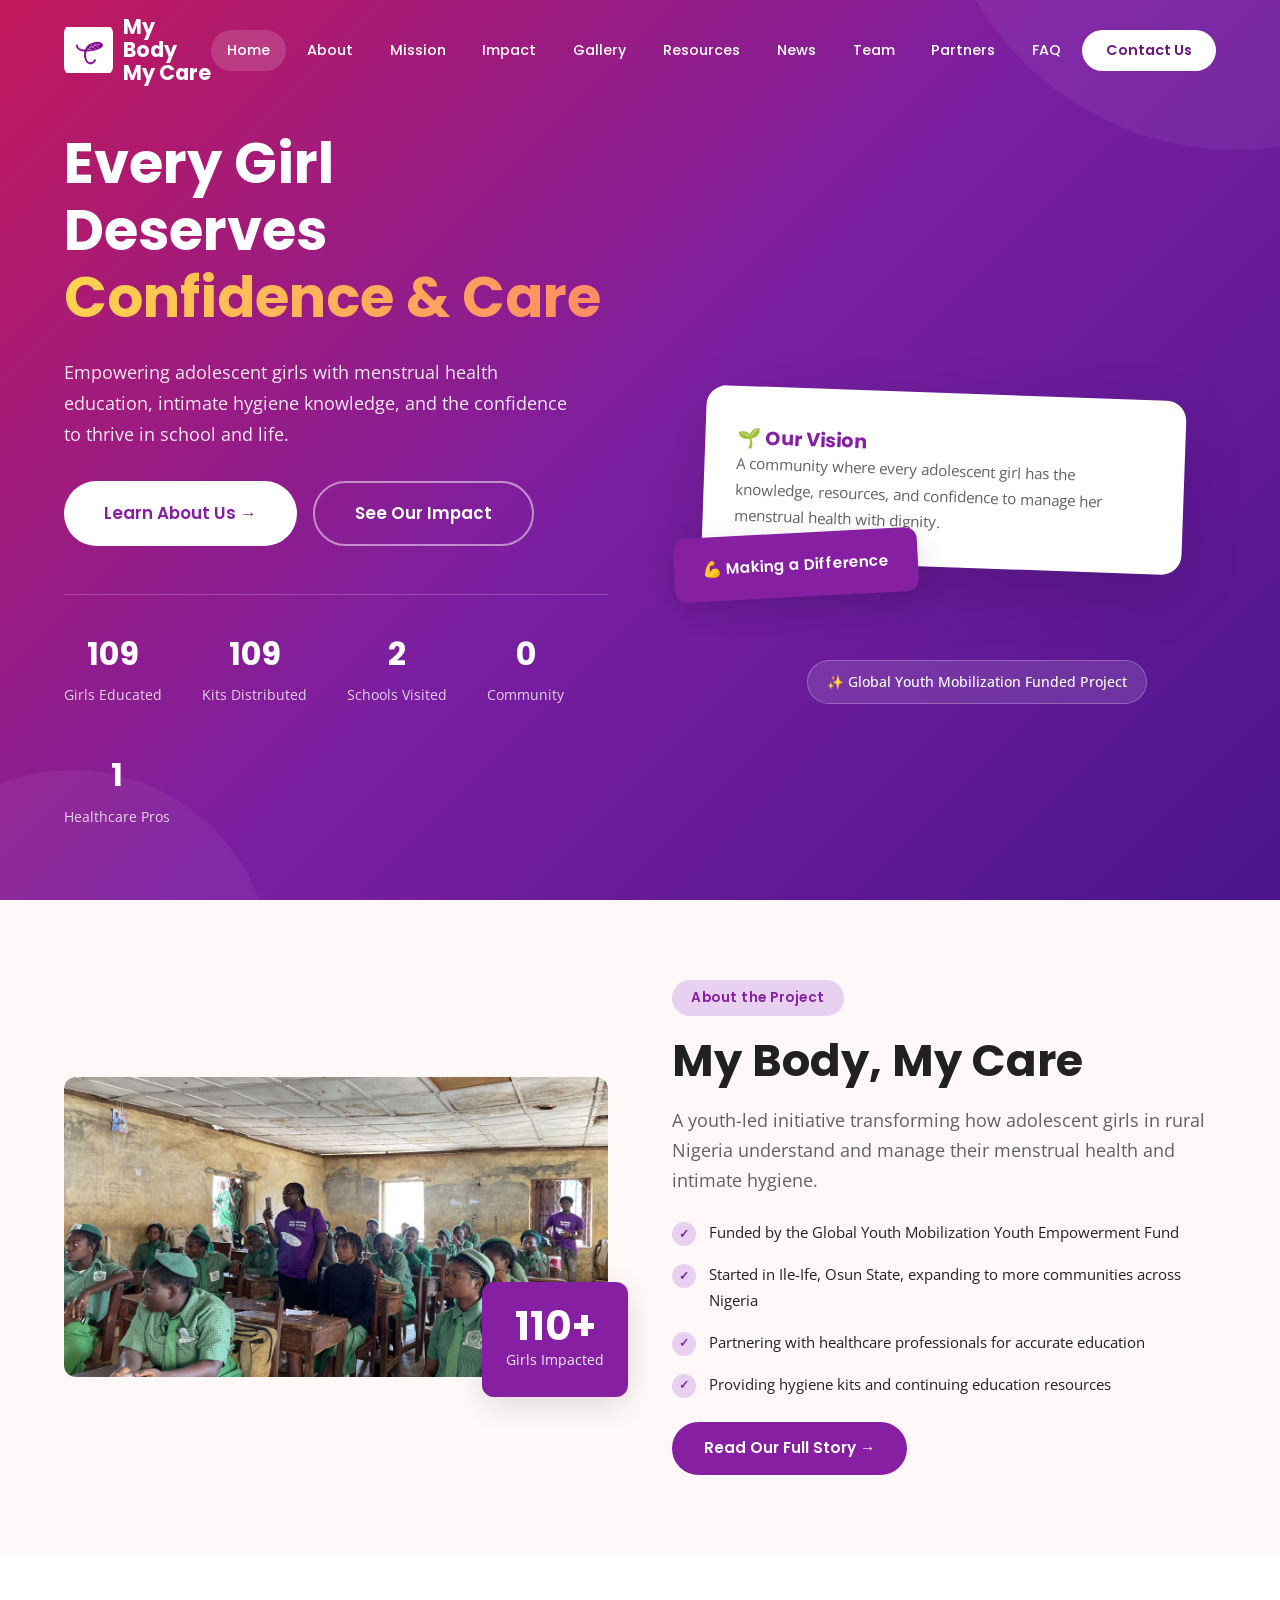
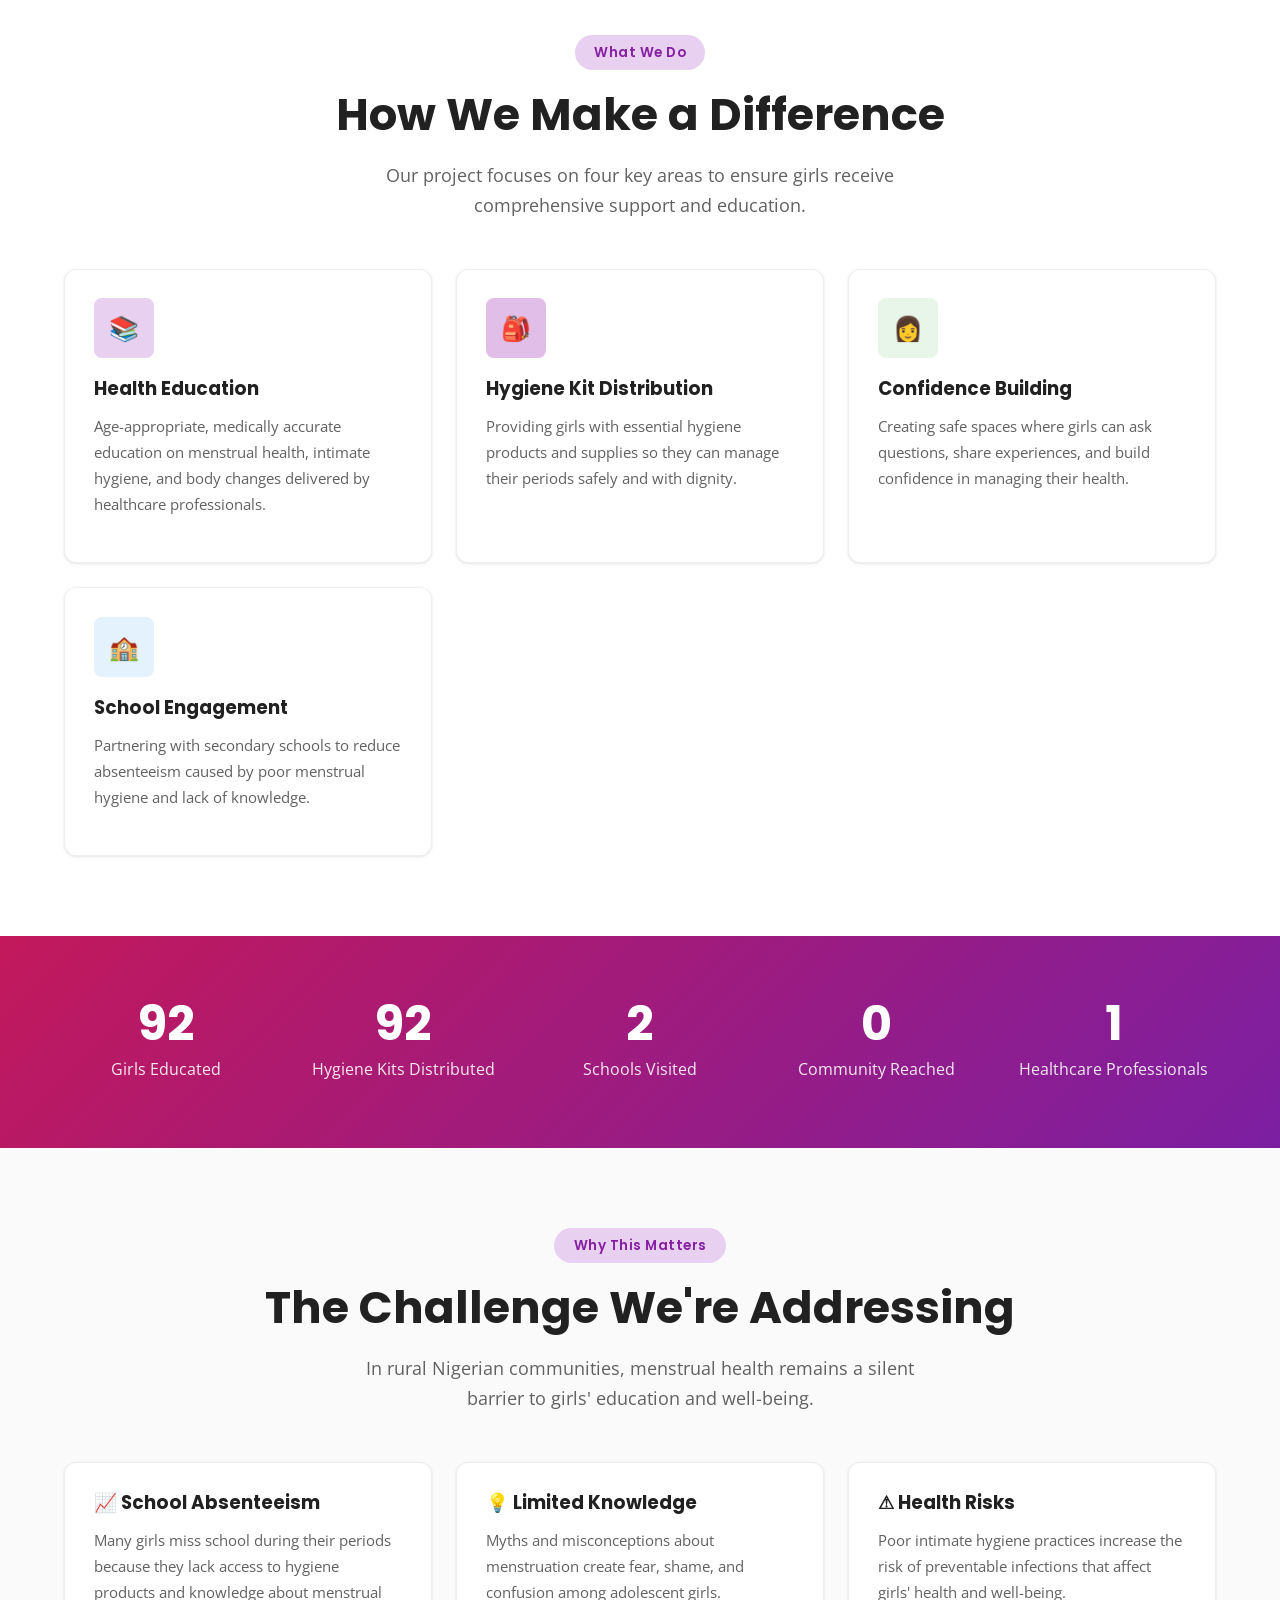
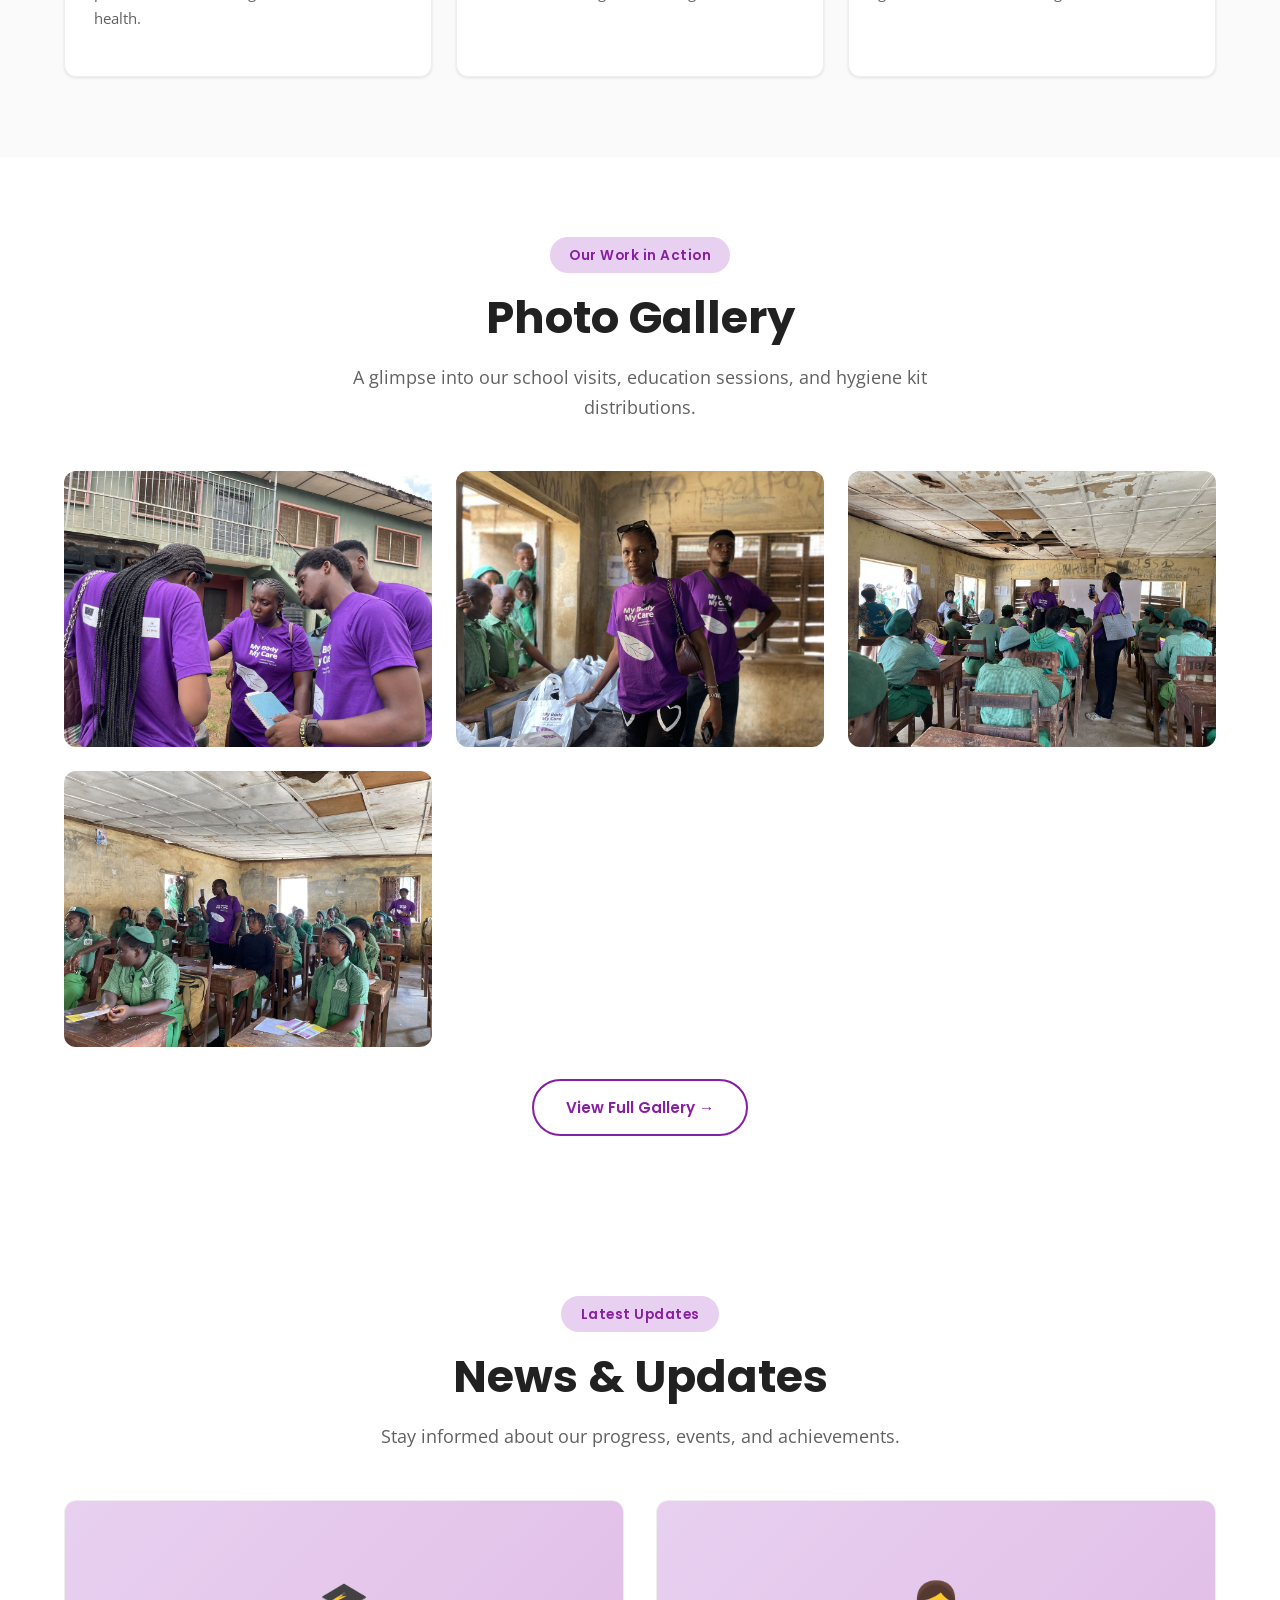
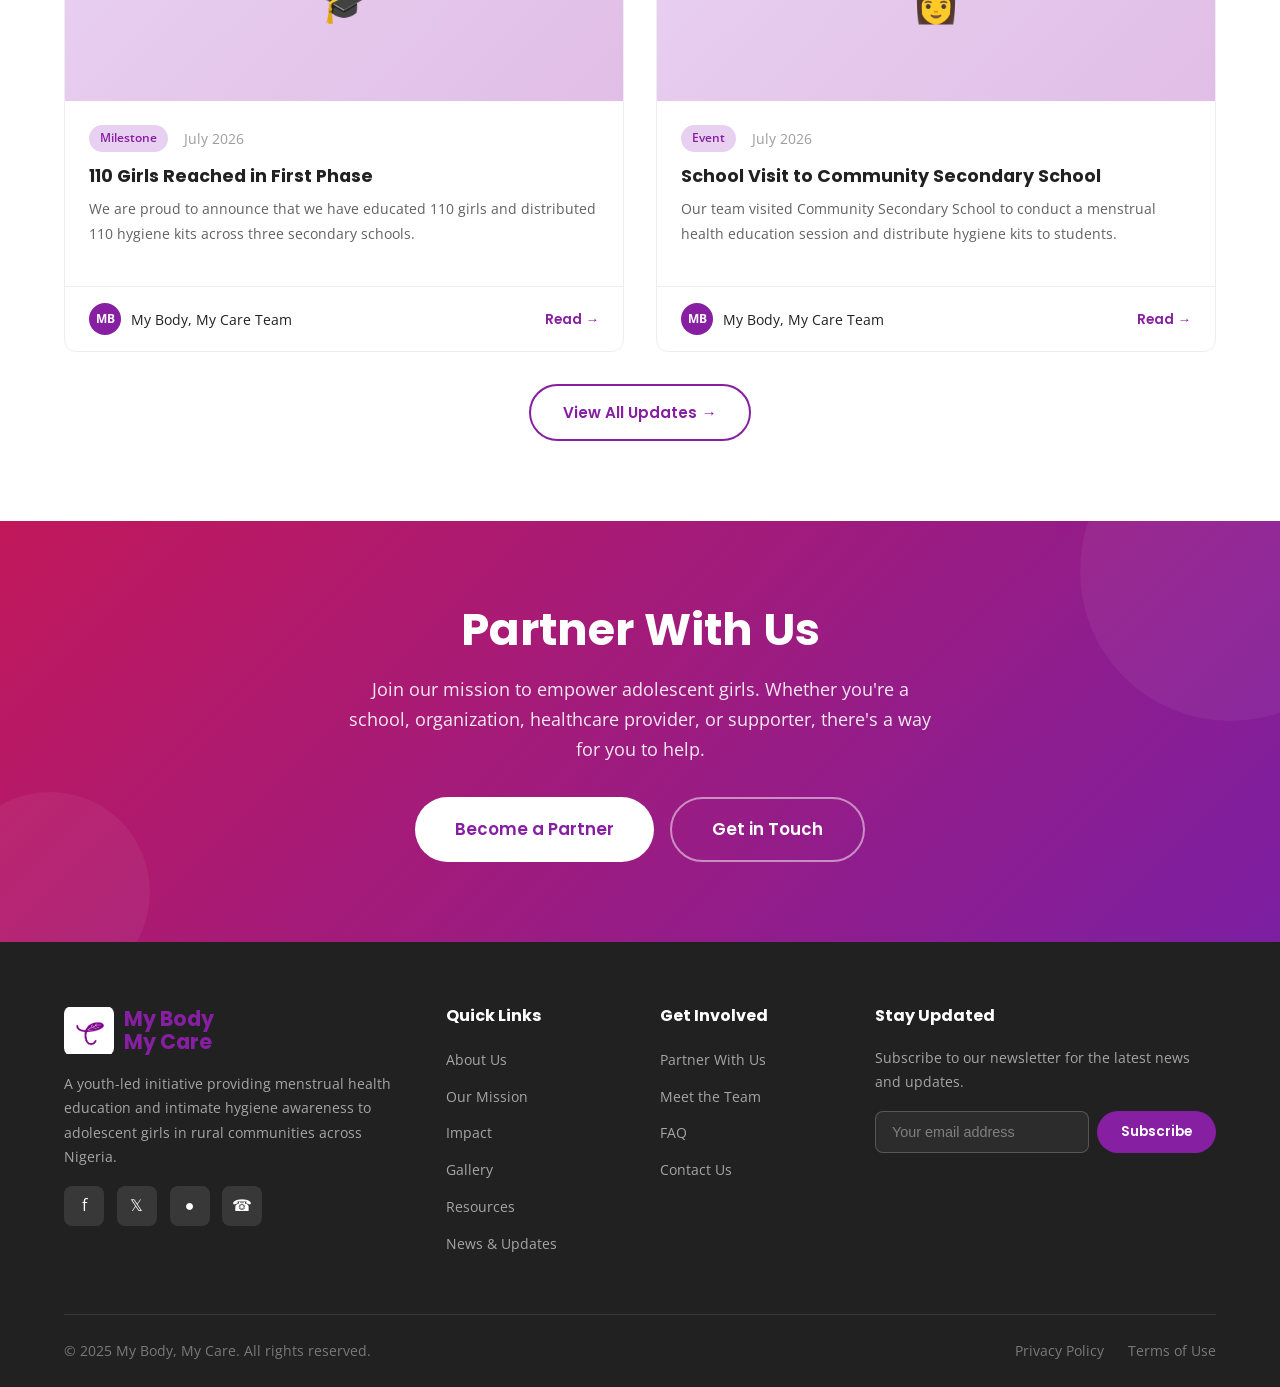
<file: index.html>
<!DOCTYPE html>
<html lang="en">
<head>
  <meta charset="UTF-8">
  <meta name="viewport" content="width=device-width, initial-scale=1.0">
  <meta name="description" content="My Body, My Care - Intimate hygiene awareness and menstrual health education for adolescent girls in rural communities across Nigeria.">
  <meta name="keywords" content="menstrual health, intimate hygiene, girls education, Nigeria, youth empowerment, SDG3, SDG5">
  <meta name="author" content="My Body, My Care Project">
  <meta property="og:title" content="My Body, My Care - Intimate Hygiene Awareness for Girls">
  <meta property="og:description" content="Empowering adolescent girls with menstrual health education and intimate hygiene awareness in rural Nigeria.">
  <meta property="og:type" content="website">
  <title>My Body, My Care | Intimate Hygiene Awareness for Girls</title>
  <link rel="preconnect" href="https://fonts.googleapis.com">
  <link rel="preconnect" href="https://fonts.gstatic.com" crossorigin>
  <link href="https://fonts.googleapis.com/css2?family=Open+Sans:wght@400;500;600;700&family=Poppins:wght@400;500;600;700;800&display=swap" rel="stylesheet">
  <link rel="stylesheet" href="css/style.css?v=5">
</head>
<body>

  <!-- Navigation -->
  <nav class="navbar" id="navbar">
    <div class="container">
      <a href="index.html" class="navbar-brand"><span class="brand-icon"><img src="images/logo.jpeg" alt="My Body My Care Logo"></span><span class="brand-text"><span class="brand-line">My Body</span><span class="brand-line">My Care</span></span></a>
      <div class="nav-links" id="navLinks">
        <a href="index.html" class="active">Home</a>
        <a href="about.html">About</a>
        <a href="mission.html">Mission</a>
        <a href="impact.html">Impact</a>
        <a href="gallery.html">Gallery</a>
        <a href="resources.html">Resources</a>
        <a href="news.html">News</a>
        <a href="team.html">Team</a>
        <a href="partners.html">Partners</a>
        <a href="faq.html">FAQ</a>
        <a href="contact.html" class="nav-cta">Contact Us</a>
      </div>
      <button class="menu-toggle" id="menuToggle" aria-label="Toggle menu">
        <span></span>
        <span></span>
        <span></span>
      </button>
    </div>
    <div class="menu-overlay" id="menuOverlay"></div>
  </nav>

  <!-- Hero Section -->
  <section class="hero">
    <div class="container">
      <div class="hero-content">
        <h1>
          Every Girl Deserves
          <span class="highlight">Confidence & Care</span>
        </h1>
        <p>Empowering adolescent girls with menstrual health education, intimate hygiene knowledge, and the confidence to thrive in school and life.</p>
        <div class="hero-buttons">
          <a href="about.html" class="btn btn-white btn-lg">Learn About Us &#8594;</a>
          <a href="impact.html" class="btn btn-outline btn-lg" style="border-color:rgba(255,255,255,0.5);color:#fff;">See Our Impact</a>
        </div>
        <div class="hero-stats">
          <div class="hero-stat">
            <span class="stat-number" data-count="110">0</span>
            <span class="stat-label">Girls Educated</span>
          </div>
          <div class="hero-stat">
            <span class="stat-number" data-count="110">0</span>
            <span class="stat-label">Kits Distributed</span>
          </div>
          <div class="hero-stat">
            <span class="stat-number" data-count="3">0</span>
            <span class="stat-label">Schools Visited</span>
          </div>
          <div class="hero-stat">
            <span class="stat-number" data-count="1">0</span>
            <span class="stat-label">Community</span>
          </div>
          <div class="hero-stat">
            <span class="stat-number" data-count="2">0</span>
            <span class="stat-label">Healthcare Pros</span>
          </div>
        </div>
      </div>
      <div class="hero-visual">
        <div class="hero-image-wrapper">
          <div class="hero-card">
            <h4>&#127793; Our Vision</h4>
            <p>A community where every adolescent girl has the knowledge, resources, and confidence to manage her menstrual health with dignity.</p>
          </div>
          <div class="hero-card-alt">
            &#128170; Making a Difference
          </div>
        </div>
      </div>
      <span class="hero-badge-floating">&#10024; Global Youth Mobilization Funded Project</span>
    </div>
  </section>

  <!-- About Preview -->
  <section class="py-section bg-pink">
    <div class="container">
      <div class="about-grid">
        <div class="about-image fade-up">
          <img src="images/IMG_1237.jpg" alt="My Body, My Care project" style="width:100%;height:300px;object-fit:cover;border-radius:var(--radius-md);">
          <div class="experience-badge">
            <span class="badge-number">110+</span>
            <span class="badge-text">Girls Impacted</span>
          </div>
        </div>
        <div class="about-content fade-up">
          <span class="section-badge">About the Project</span>
          <h2>My Body, My Care</h2>
          <p class="lead">A youth-led initiative transforming how adolescent girls in rural Nigeria understand and manage their menstrual health and intimate hygiene.</p>
          <ul class="about-list">
            <li>
              <span class="check-icon">&#10003;</span>
              <span>Funded by the Global Youth Mobilization Youth Empowerment Fund</span>
            </li>
            <li>
              <span class="check-icon">&#10003;</span>
              <span>Started in Ile-Ife, Osun State, expanding to more communities across Nigeria</span>
            </li>
            <li>
              <span class="check-icon">&#10003;</span>
              <span>Partnering with healthcare professionals for accurate education</span>
            </li>
            <li>
              <span class="check-icon">&#10003;</span>
              <span>Providing hygiene kits and continuing education resources</span>
            </li>
          </ul>
          <a href="about.html" class="btn btn-primary">Read Our Full Story &#8594;</a>
        </div>
      </div>
    </div>
  </section>

  <!-- What We Do -->
  <section class="py-section">
    <div class="container">
      <div class="section-header fade-up">
        <span class="section-badge">What We Do</span>
        <h2 class="section-title">How We Make a Difference</h2>
        <p class="section-subtitle">Our project focuses on four key areas to ensure girls receive comprehensive support and education.</p>
      </div>
      <div class="features-grid">
        <div class="card fade-up">
          <div class="card-body">
            <div class="card-icon pink">&#128218;</div>
            <h3>Health Education</h3>
            <p>Age-appropriate, medically accurate education on menstrual health, intimate hygiene, and body changes delivered by healthcare professionals.</p>
          </div>
        </div>
        <div class="card fade-up">
          <div class="card-body">
            <div class="card-icon purple">&#127890;</div>
            <h3>Hygiene Kit Distribution</h3>
            <p>Providing girls with essential hygiene products and supplies so they can manage their periods safely and with dignity.</p>
          </div>
        </div>
        <div class="card fade-up">
          <div class="card-body">
            <div class="card-icon green">&#128105;</div>
            <h3>Confidence Building</h3>
            <p>Creating safe spaces where girls can ask questions, share experiences, and build confidence in managing their health.</p>
          </div>
        </div>
        <div class="card fade-up">
          <div class="card-body">
            <div class="card-icon blue">&#127979;</div>
            <h3>School Engagement</h3>
            <p>Partnering with secondary schools to reduce absenteeism caused by poor menstrual hygiene and lack of knowledge.</p>
          </div>
        </div>
      </div>
    </div>
  </section>

  <!-- Stats Section -->
  <section class="stats-section">
    <div class="container">
      <div class="stats-grid">
        <div class="stat-item fade-up">
          <span class="stat-number" data-count="110">0</span>
          <span class="stat-label">Girls Educated</span>
        </div>
        <div class="stat-item fade-up">
          <span class="stat-number" data-count="110">0</span>
          <span class="stat-label">Hygiene Kits Distributed</span>
        </div>
        <div class="stat-item fade-up">
          <span class="stat-number" data-count="3">0</span>
          <span class="stat-label">Schools Visited</span>
        </div>
        <div class="stat-item fade-up">
          <span class="stat-number" data-count="1">0</span>
          <span class="stat-label">Community Reached</span>
        </div>
        <div class="stat-item fade-up">
          <span class="stat-number" data-count="2">0</span>
          <span class="stat-label">Healthcare Professionals</span>
        </div>
      </div>
    </div>
  </section>

  <!-- Why This Matters -->
  <section class="py-section bg-light">
    <div class="container">
      <div class="section-header fade-up">
        <span class="section-badge">Why This Matters</span>
        <h2 class="section-title">The Challenge We're Addressing</h2>
        <p class="section-subtitle">In rural Nigerian communities, menstrual health remains a silent barrier to girls' education and well-being.</p>
      </div>
      <div class="features-grid">
        <div class="card fade-up">
          <div class="card-body">
            <h3>&#128200; School Absenteeism</h3>
            <p>Many girls miss school during their periods because they lack access to hygiene products and knowledge about menstrual health.</p>
          </div>
        </div>
        <div class="card fade-up">
          <div class="card-body">
            <h3>&#128161; Limited Knowledge</h3>
            <p>Myths and misconceptions about menstruation create fear, shame, and confusion among adolescent girls.</p>
          </div>
        </div>
        <div class="card fade-up">
          <div class="card-body">
            <h3>&#9888; Health Risks</h3>
            <p>Poor intimate hygiene practices increase the risk of preventable infections that affect girls' health and well-being.</p>
          </div>
        </div>
      </div>
    </div>
  </section>

  <!-- Gallery Preview -->
  <section class="py-section">
    <div class="container">
      <div class="section-header fade-up">
        <span class="section-badge">Our Work in Action</span>
        <h2 class="section-title">Photo Gallery</h2>
        <p class="section-subtitle">A glimpse into our school visits, education sessions, and hygiene kit distributions.</p>
      </div>
      <div class="gallery-grid">
        <div class="gallery-item fade-up">
          <img src="images/IMG_1125.jpg" alt="School visit">
          <div class="gallery-overlay">
            <h4>School Visit</h4>
            <p>Health education at secondary school</p>
          </div>
        </div>
        <div class="gallery-item fade-up">
          <img src="images/IMG_1215.jpg" alt="Kit distribution">
          <div class="gallery-overlay">
            <h4>Kit Distribution</h4>
            <p>Providing hygiene products to girls</p>
          </div>
        </div>
        <div class="gallery-item fade-up">
          <img src="images/IMG_1191.jpg" alt="School visit">
          <div class="gallery-overlay">
            <h4>School Visit</h4>
            <p>Educating girls on menstrual health</p>
          </div>
        </div>
        <div class="gallery-item fade-up">
          <img src="images/IMG_1237.jpg" alt="School visit">
          <div class="gallery-overlay">
            <h4>School Visit</h4>
            <p>Making a difference together</p>
          </div>
        </div>
      </div>
      <div class="text-center mt-3">
        <a href="gallery.html" class="btn btn-outline">View Full Gallery &#8594;</a>
      </div>
    </div>
  </section>

  <!-- Latest News Preview -->
  <section class="py-section">
    <div class="container">
      <div class="section-header fade-up">
        <span class="section-badge">Latest Updates</span>
        <h2 class="section-title">News & Updates</h2>
        <p class="section-subtitle">Stay informed about our progress, events, and achievements.</p>
      </div>
      <div class="blog-grid">
        <div class="blog-card fade-up">
          <div class="blog-image">
            <div class="placeholder-img">&#127891;</div>
          </div>
          <div class="blog-body">
            <div class="blog-meta">
              <span class="blog-tag">Milestone</span>
              <span>July 2026</span>
            </div>
            <h3><a href="news.html">110 Girls Reached in First Phase</a></h3>
            <p>We are proud to announce that we have educated 110 girls and distributed 110 hygiene kits across three secondary schools.</p>
          </div>
          <div class="blog-footer">
            <div class="blog-author">
              <span class="blog-author-avatar">MB</span>
              <span>My Body, My Care Team</span>
            </div>
            <a href="news.html" class="read-more">Read &#8594;</a>
          </div>
        </div>
        <div class="blog-card fade-up">
          <div class="blog-image">
            <div class="placeholder-img">&#128105;</div>
          </div>
          <div class="blog-body">
            <div class="blog-meta">
              <span class="blog-tag">Event</span>
              <span>July 2026</span>
            </div>
            <h3><a href="news.html">School Visit to Community Secondary School</a></h3>
            <p>Our team visited Community Secondary School to conduct a menstrual health education session and distribute hygiene kits to students.</p>
          </div>
          <div class="blog-footer">
            <div class="blog-author">
              <span class="blog-author-avatar">MB</span>
              <span>My Body, My Care Team</span>
            </div>
            <a href="news.html" class="read-more">Read &#8594;</a>
          </div>
        </div>
      </div>
      <div class="text-center mt-3">
        <a href="news.html" class="btn btn-outline">View All Updates &#8594;</a>
      </div>
    </div>
  </section>

  <!-- CTA Section -->
  <section class="cta-section">
    <div class="container">
      <h2 class="fade-up">Partner With Us</h2>
      <p class="fade-up">Join our mission to empower adolescent girls. Whether you're a school, organization, healthcare provider, or supporter, there's a way for you to help.</p>
      <div class="cta-buttons fade-up">
        <a href="partners.html" class="btn btn-white btn-lg">Become a Partner</a>
        <a href="contact.html" class="btn btn-outline btn-lg" style="border-color:rgba(255,255,255,0.5);color:#fff;">Get in Touch</a>
      </div>
    </div>
  </section>

  <!-- Footer -->
  <footer class="footer">
    <div class="container">
      <div class="footer-grid">
        <div>
          <div class="footer-brand"><span class="brand-icon"><img src="images/logo.jpeg" alt="My Body My Care Logo"></span><span class="brand-text"><span class="brand-line">My Body</span><span class="brand-line">My Care</span></span></div>
          <p>A youth-led initiative providing menstrual health education and intimate hygiene awareness to adolescent girls in rural communities across Nigeria.</p>
          <div class="footer-social">
            <a href="#" aria-label="Facebook">&#102;</a>
            <a href="#" aria-label="Twitter">&#120143;</a>
            <a href="#" aria-label="Instagram">&#9679;</a>
            <a href="#" aria-label="WhatsApp">&#9742;</a>
          </div>
        </div>
        <div>
          <h4>Quick Links</h4>
          <ul class="footer-links">
            <li><a href="about.html">About Us</a></li>
            <li><a href="mission.html">Our Mission</a></li>
            <li><a href="impact.html">Impact</a></li>
            <li><a href="gallery.html">Gallery</a></li>
            <li><a href="resources.html">Resources</a></li>
            <li><a href="news.html">News & Updates</a></li>
          </ul>
        </div>
        <div>
          <h4>Get Involved</h4>
          <ul class="footer-links">
            <li><a href="partners.html">Partner With Us</a></li>
            <li><a href="team.html">Meet the Team</a></li>
            <li><a href="faq.html">FAQ</a></li>
            <li><a href="contact.html">Contact Us</a></li>
          </ul>
        </div>
        <div class="footer-newsletter">
          <h4>Stay Updated</h4>
          <p>Subscribe to our newsletter for the latest news and updates.</p>
          <form class="newsletter-form" onsubmit="event.preventDefault();alert('Thank you for subscribing!');">
            <input type="email" placeholder="Your email address" required>
            <button type="submit" class="btn btn-primary btn-sm">Subscribe</button>
          </form>
        </div>
      </div>
      <div class="footer-bottom">
        <span>&copy; 2025 My Body, My Care. All rights reserved.</span>
        <div class="footer-bottom-links">
          <a href="#">Privacy Policy</a>
          <a href="#">Terms of Use</a>
        </div>
      </div>
    </div>
  </footer>

  <!-- Back to Top -->
  <button class="back-to-top" id="backToTop" aria-label="Back to top">&#8593;</button>

  <script src="js/main.js"></script>
</body>
</html>
</file>
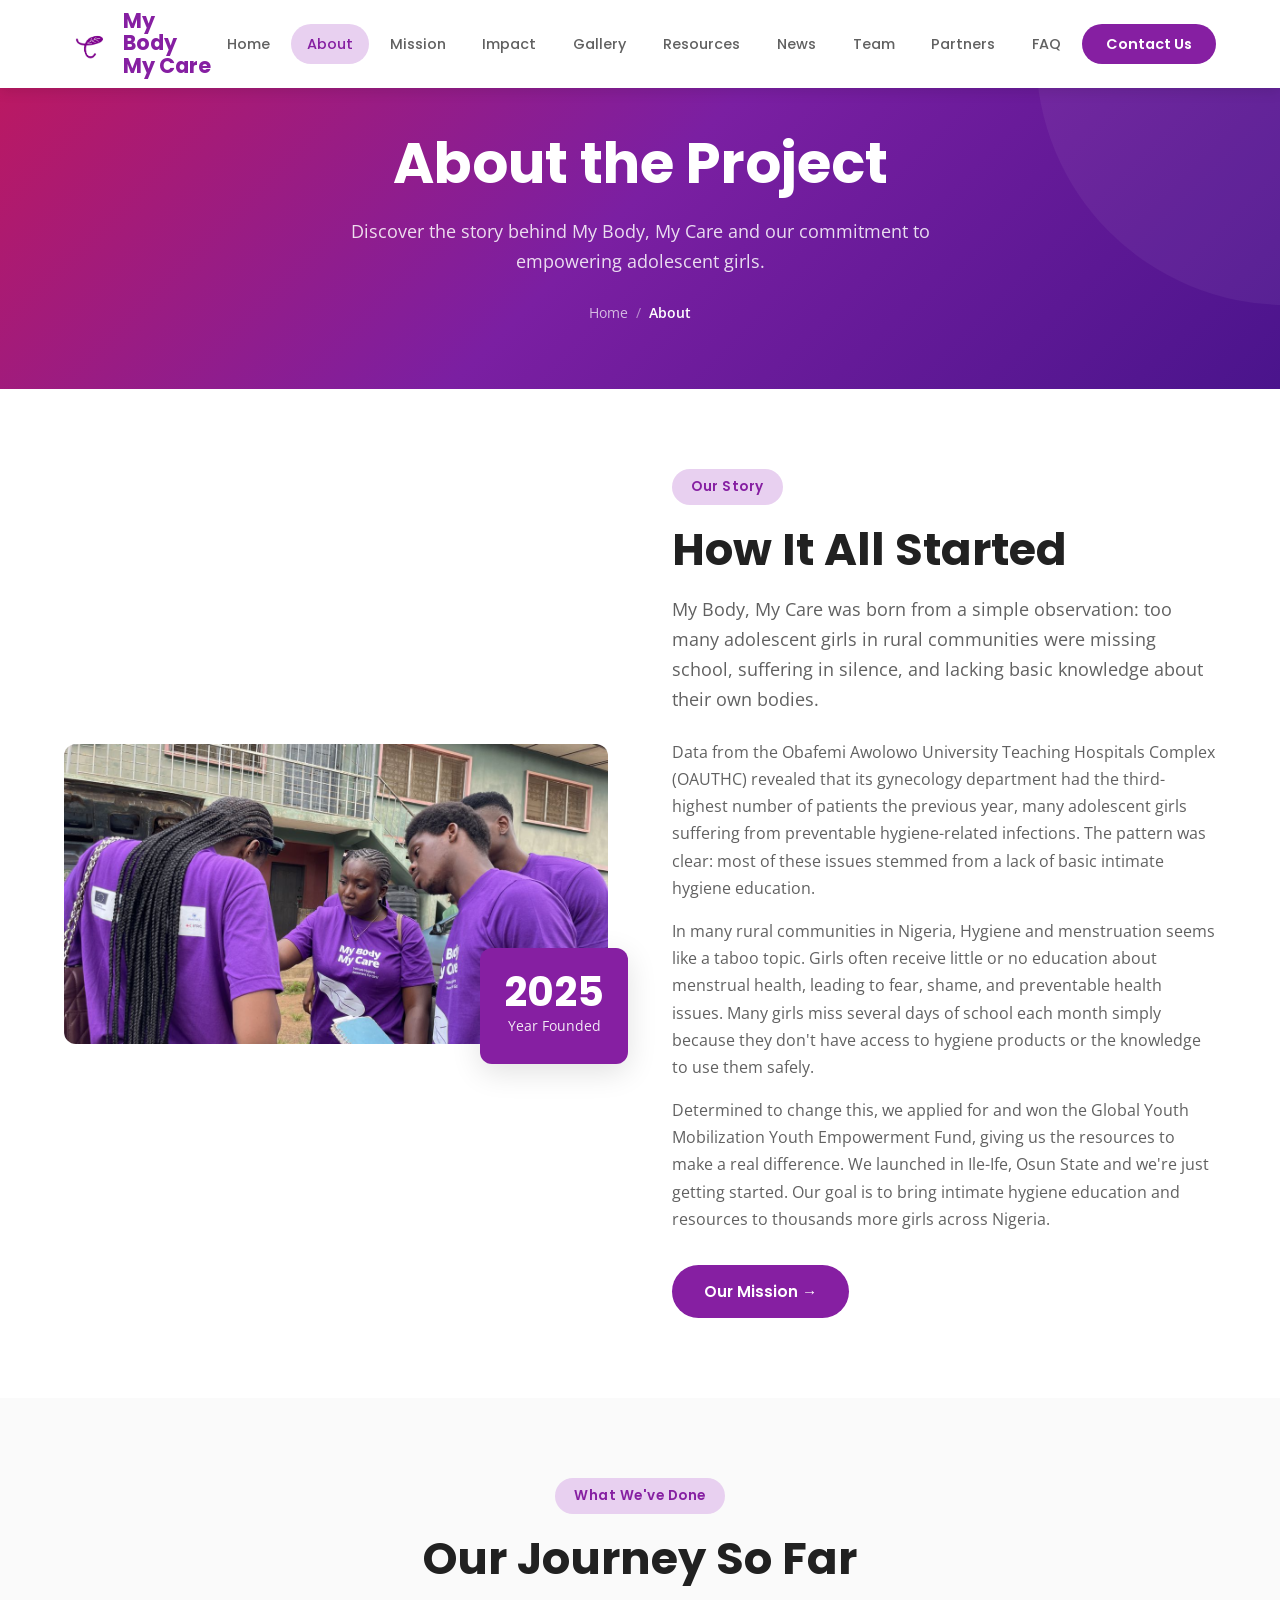
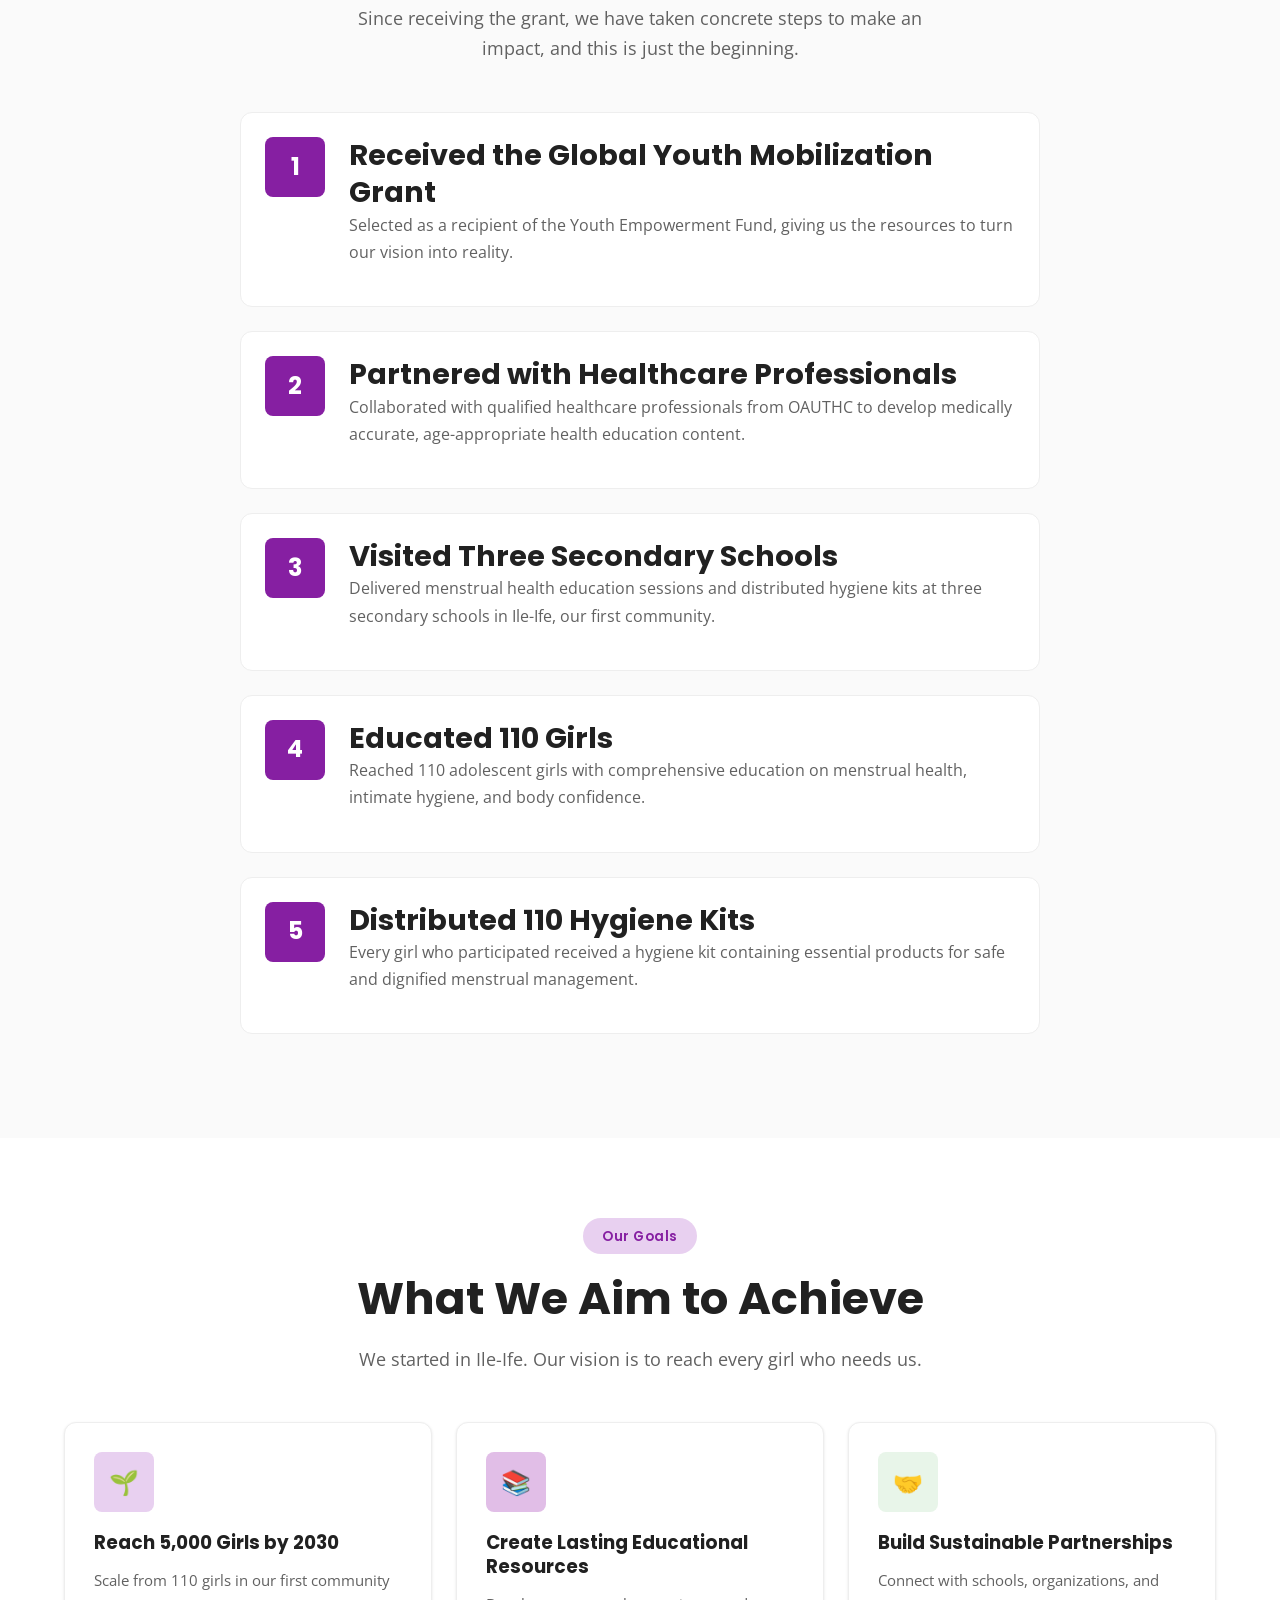
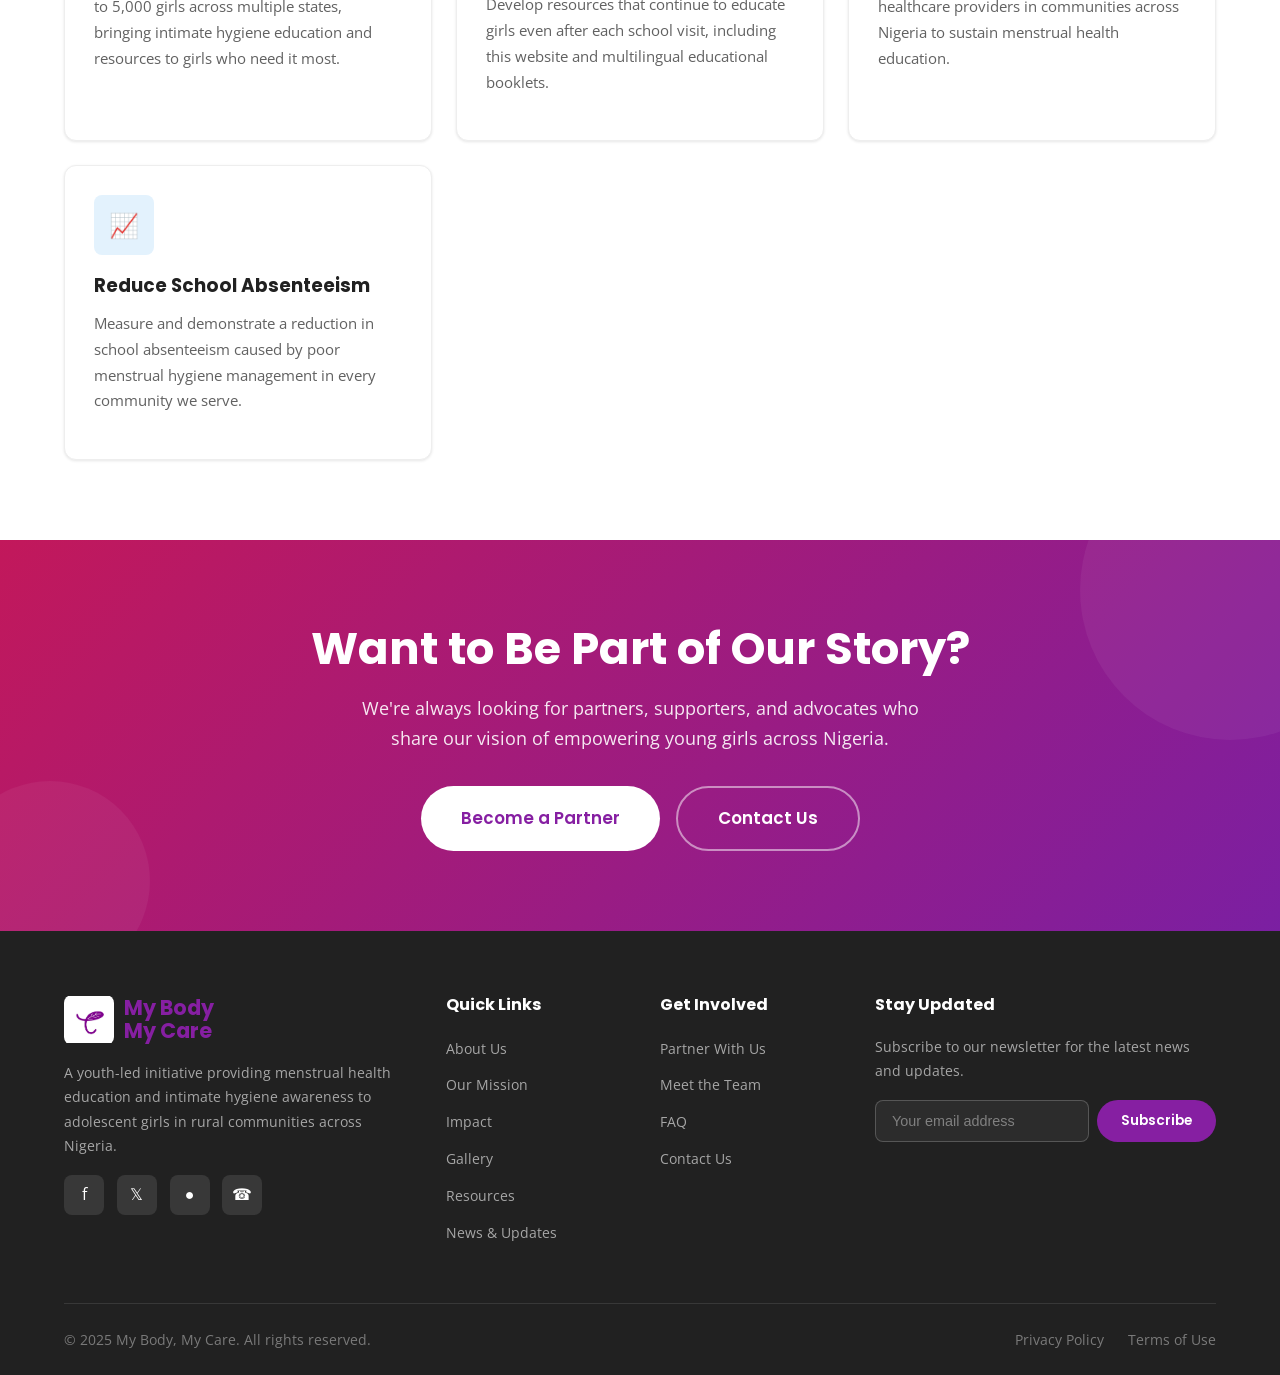
<file: about.html>
<!DOCTYPE html>
<html lang="en">
<head>
  <meta charset="UTF-8">
  <meta name="viewport" content="width=device-width, initial-scale=1.0">
  <meta name="description" content="Learn about the My Body, My Care project - our story, goals, and commitment to empowering adolescent girls in Nigeria.">
  <title>About Us | My Body, My Care</title>
  <link rel="preconnect" href="https://fonts.googleapis.com">
  <link rel="preconnect" href="https://fonts.gstatic.com" crossorigin>
  <link href="https://fonts.googleapis.com/css2?family=Open+Sans:wght@400;500;600;700&family=Poppins:wght@400;500;600;700;800&display=swap" rel="stylesheet">
  <link rel="stylesheet" href="css/style.css?v=5">
</head>
<body>

  <!-- Navigation -->
  <nav class="navbar scrolled" id="navbar">
    <div class="container">
      <a href="index.html" class="navbar-brand"><span class="brand-icon"><img src="images/logo.jpeg" alt="My Body My Care Logo"></span><span class="brand-text"><span class="brand-line">My Body</span><span class="brand-line">My Care</span></span></a>
      <div class="nav-links" id="navLinks">
        <a href="index.html">Home</a>
        <a href="about.html" class="active">About</a>
        <a href="mission.html">Mission</a>
        <a href="impact.html">Impact</a>
        <a href="gallery.html">Gallery</a>
        <a href="resources.html">Resources</a>
        <a href="news.html">News</a>
        <a href="team.html">Team</a>
        <a href="partners.html">Partners</a>
        <a href="faq.html">FAQ</a>
        <a href="contact.html" class="nav-cta">Contact Us</a>
      </div>
      <button class="menu-toggle" id="menuToggle" aria-label="Toggle menu">
        <span></span><span></span><span></span>
      </button>
    </div>
    <div class="menu-overlay" id="menuOverlay"></div>
  </nav>

  <!-- Page Hero -->
  <section class="page-hero">
    <div class="container">
      <h1>About the Project</h1>
      <p>Discover the story behind My Body, My Care and our commitment to empowering adolescent girls.</p>
      <div class="breadcrumb">
        <a href="index.html">Home</a>
        <span class="separator">/</span>
        <span class="current">About</span>
      </div>
    </div>
  </section>

  <!-- Our Story -->
  <section class="py-section">
    <div class="container">
      <div class="about-grid">
        <div class="about-image fade-up">
          <img src="images/IMG_1125.jpg" alt="My Body, My Care project" style="width:100%;height:300px;object-fit:cover;border-radius:var(--radius-md);">
          <div class="experience-badge">
            <span class="badge-number">2025</span>
            <span class="badge-text">Year Founded</span>
          </div>
        </div>
        <div class="about-content fade-up">
          <span class="section-badge">Our Story</span>
          <h2>How It All Started</h2>
          <p class="lead">My Body, My Care was born from a simple observation: too many adolescent girls in rural communities were missing school, suffering in silence, and lacking basic knowledge about their own bodies.</p>
          <p>Data from the Obafemi Awolowo University Teaching Hospitals Complex (OAUTHC) revealed that its gynecology department had the third-highest number of patients the previous year, many adolescent girls suffering from preventable hygiene-related infections. The pattern was clear: most of these issues stemmed from a lack of basic intimate hygiene education.</p>
          <p>In many rural communities in Nigeria, Hygiene and menstruation seems like a taboo topic. Girls often receive little or no education about menstrual health, leading to fear, shame, and preventable health issues. Many girls miss several days of school each month simply because they don't have access to hygiene products or the knowledge to use them safely.</p>
          <p>Determined to change this, we applied for and won the Global Youth Mobilization Youth Empowerment Fund, giving us the resources to make a real difference. We launched in Ile-Ife, Osun State and we're just getting started. Our goal is to bring intimate hygiene education and resources to thousands more girls across Nigeria.</p>
          <a href="mission.html" class="btn btn-primary mt-2">Our Mission &#8594;</a>
        </div>
      </div>
    </div>
  </section>

  <!-- What We've Done -->
  <section class="py-section bg-light">
    <div class="container">
      <div class="section-header fade-up">
        <span class="section-badge">What We've Done</span>
        <h2 class="section-title">Our Journey So Far</h2>
        <p class="section-subtitle">Since receiving the grant, we have taken concrete steps to make an impact, and this is just the beginning.</p>
      </div>
      <div class="impact-timeline">
        <div class="impact-card fade-up">
          <div class="impact-number">1</div>
          <div>
            <h3>Received the Global Youth Mobilization Grant</h3>
            <p>Selected as a recipient of the Youth Empowerment Fund, giving us the resources to turn our vision into reality.</p>
          </div>
        </div>
        <div class="impact-card fade-up">
          <div class="impact-number">2</div>
          <div>
            <h3>Partnered with Healthcare Professionals</h3>
            <p>Collaborated with qualified healthcare professionals from OAUTHC to develop medically accurate, age-appropriate health education content.</p>
          </div>
        </div>
        <div class="impact-card fade-up">
          <div class="impact-number">3</div>
          <div>
            <h3>Visited Three Secondary Schools</h3>
            <p>Delivered menstrual health education sessions and distributed hygiene kits at three secondary schools in Ile-Ife, our first community.</p>
          </div>
        </div>
        <div class="impact-card fade-up">
          <div class="impact-number">4</div>
          <div>
            <h3>Educated 110 Girls</h3>
            <p>Reached 110 adolescent girls with comprehensive education on menstrual health, intimate hygiene, and body confidence.</p>
          </div>
        </div>
        <div class="impact-card fade-up">
          <div class="impact-number">5</div>
          <div>
            <h3>Distributed 110 Hygiene Kits</h3>
            <p>Every girl who participated received a hygiene kit containing essential products for safe and dignified menstrual management.</p>
          </div>
        </div>
      </div>
    </div>
  </section>

  <!-- Goals -->
  <section class="py-section">
    <div class="container">
      <div class="section-header fade-up">
        <span class="section-badge">Our Goals</span>
        <h2 class="section-title">What We Aim to Achieve</h2>
        <p class="section-subtitle">We started in Ile-Ife. Our vision is to reach every girl who needs us.</p>
      </div>
      <div class="features-grid">
        <div class="card fade-up">
          <div class="card-body">
            <div class="card-icon pink">&#127793;</div>
            <h3>Reach 5,000 Girls by 2030</h3>
            <p>Scale from 110 girls in our first community to 5,000 girls across multiple states, bringing intimate hygiene education and resources to girls who need it most.</p>
          </div>
        </div>
        <div class="card fade-up">
          <div class="card-body">
            <div class="card-icon purple">&#128218;</div>
            <h3>Create Lasting Educational Resources</h3>
            <p>Develop resources that continue to educate girls even after each school visit, including this website and multilingual educational booklets.</p>
          </div>
        </div>
        <div class="card fade-up">
          <div class="card-body">
            <div class="card-icon green">&#129309;</div>
            <h3>Build Sustainable Partnerships</h3>
            <p>Connect with schools, organizations, and healthcare providers in communities across Nigeria to sustain menstrual health education.</p>
          </div>
        </div>
        <div class="card fade-up">
          <div class="card-body">
            <div class="card-icon blue">&#128200;</div>
            <h3>Reduce School Absenteeism</h3>
            <p>Measure and demonstrate a reduction in school absenteeism caused by poor menstrual hygiene management in every community we serve.</p>
          </div>
        </div>
      </div>
    </div>
  </section>

  <!-- CTA -->
  <section class="cta-section">
    <div class="container">
      <h2 class="fade-up">Want to Be Part of Our Story?</h2>
      <p class="fade-up">We're always looking for partners, supporters, and advocates who share our vision of empowering young girls across Nigeria.</p>
      <div class="cta-buttons fade-up">
        <a href="partners.html" class="btn btn-white btn-lg">Become a Partner</a>
        <a href="contact.html" class="btn btn-outline btn-lg" style="border-color:rgba(255,255,255,0.5);color:#fff;">Contact Us</a>
      </div>
    </div>
  </section>

  <!-- Footer -->
  <footer class="footer">
    <div class="container">
      <div class="footer-grid">
        <div>
          <div class="footer-brand"><span class="brand-icon"><img src="images/logo.jpeg" alt="My Body My Care Logo"></span><span class="brand-text"><span class="brand-line">My Body</span><span class="brand-line">My Care</span></span></div>
          <p>A youth-led initiative providing menstrual health education and intimate hygiene awareness to adolescent girls in rural communities across Nigeria.</p>
          <div class="footer-social">
            <a href="#" aria-label="Facebook">&#102;</a>
            <a href="#" aria-label="Twitter">&#120143;</a>
            <a href="#" aria-label="Instagram">&#9679;</a>
            <a href="#" aria-label="WhatsApp">&#9742;</a>
          </div>
        </div>
        <div>
          <h4>Quick Links</h4>
          <ul class="footer-links">
            <li><a href="about.html">About Us</a></li>
            <li><a href="mission.html">Our Mission</a></li>
            <li><a href="impact.html">Impact</a></li>
            <li><a href="gallery.html">Gallery</a></li>
            <li><a href="resources.html">Resources</a></li>
            <li><a href="news.html">News & Updates</a></li>
          </ul>
        </div>
        <div>
          <h4>Get Involved</h4>
          <ul class="footer-links">
            <li><a href="partners.html">Partner With Us</a></li>
            <li><a href="team.html">Meet the Team</a></li>
            <li><a href="faq.html">FAQ</a></li>
            <li><a href="contact.html">Contact Us</a></li>
          </ul>
        </div>
        <div class="footer-newsletter">
          <h4>Stay Updated</h4>
          <p>Subscribe to our newsletter for the latest news and updates.</p>
          <form class="newsletter-form" onsubmit="event.preventDefault();alert('Thank you for subscribing!');">
            <input type="email" placeholder="Your email address" required>
            <button type="submit" class="btn btn-primary btn-sm">Subscribe</button>
          </form>
        </div>
      </div>
      <div class="footer-bottom">
        <span>&copy; 2025 My Body, My Care. All rights reserved.</span>
        <div class="footer-bottom-links">
          <a href="#">Privacy Policy</a>
          <a href="#">Terms of Use</a>
        </div>
      </div>
    </div>
  </footer>

  <button class="back-to-top" id="backToTop" aria-label="Back to top">&#8593;</button>
  <script src="js/main.js"></script>
</body>
</html>
</file>
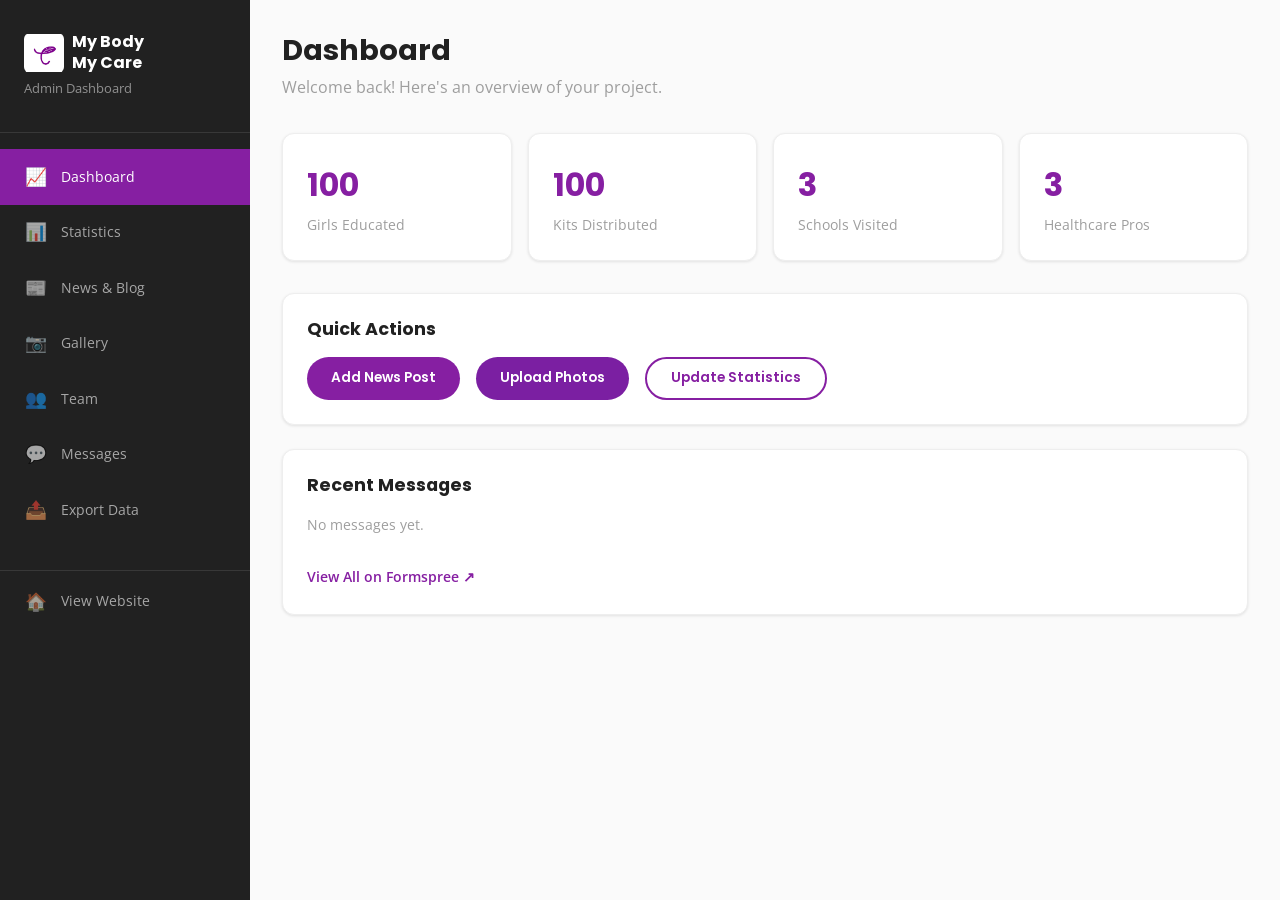
<file: admin.html>
<!DOCTYPE html>
<html lang="en">
<head>
  <meta charset="UTF-8">
  <meta name="viewport" content="width=device-width, initial-scale=1.0">
  <meta name="robots" content="noindex, nofollow">
  <title>Admin Dashboard | My Body, My Care</title>
  <link rel="preconnect" href="https://fonts.googleapis.com">
  <link rel="preconnect" href="https://fonts.gstatic.com" crossorigin>
  <link href="https://fonts.googleapis.com/css2?family=Open+Sans:wght@400;500;600;700&family=Poppins:wght@400;500;600;700;800&display=swap" rel="stylesheet">
  <link rel="stylesheet" href="css/style.css?v=5">
  <style>
    body { background: var(--gray-50); }
    .admin-layout { display: grid; grid-template-columns: 250px 1fr; min-height: 100vh; }
    .admin-sidebar {
      background: var(--gray-900); color: var(--white); padding: 2rem 0;
      position: sticky; top: 0; height: 100vh; overflow-y: auto;
    }
    .admin-sidebar-brand { padding: 0 1.5rem 2rem; border-bottom: 1px solid rgba(255,255,255,0.1); }
    .admin-sidebar-brand h2 { font-size: 1rem; color: var(--white); margin-bottom: 0.3rem; }
    .admin-sidebar-brand p { font-size: 0.8rem; color: rgba(255,255,255,0.5); margin: 0; }
    .admin-nav { padding: 1rem 0; }
    .admin-nav a {
      display: flex; align-items: center; gap: 0.8rem; padding: 0.8rem 1.5rem;
      color: rgba(255,255,255,0.6); font-size: 0.9rem; transition: var(--transition);
    }
    .admin-nav a:hover { background: rgba(255,255,255,0.05); color: var(--white); }
    .admin-nav a.active { background: var(--primary); color: var(--white); }
    .admin-nav a .nav-icon { font-size: 1.1rem; width: 24px; text-align: center; }
    .admin-main { padding: 2rem; }
    .admin-header { margin-bottom: 2rem; }
    .admin-header h1 { font-size: 1.8rem; margin-bottom: 0.3rem; }
    .admin-header p { color: var(--gray-500); margin: 0; }
    .admin-card {
      background: var(--white); border-radius: var(--radius-md); padding: 1.5rem;
      box-shadow: var(--shadow-sm); border: 1px solid var(--gray-200); margin-bottom: 1.5rem;
    }
    .admin-card h3 { margin-bottom: 1rem; font-size: 1.1rem; }
    .admin-stats { display: grid; grid-template-columns: repeat(auto-fit, minmax(200px, 1fr)); gap: 1rem; margin-bottom: 2rem; }
    .admin-stat {
      background: var(--white); padding: 1.5rem; border-radius: var(--radius-md);
      border: 1px solid var(--gray-200); box-shadow: var(--shadow-sm);
    }
    .admin-stat .stat-value {
      font-family: var(--font-heading); font-size: 2rem; font-weight: 700; color: var(--primary);
    }
    .admin-stat .stat-label { font-size: 0.85rem; color: var(--gray-500); }
    .admin-table { width: 100%; border-collapse: collapse; }
    .admin-table th {
      text-align: left; padding: 0.8rem; background: var(--gray-50);
      font-family: var(--font-heading); font-size: 0.85rem; font-weight: 600;
      border-bottom: 2px solid var(--gray-200); color: var(--gray-700);
    }
    .admin-table td { padding: 0.8rem; border-bottom: 1px solid var(--gray-200); font-size: 0.9rem; }
    .admin-table tr:hover td { background: var(--gray-50); }
    .admin-badge {
      display: inline-block; padding: 0.2rem 0.6rem; border-radius: 50px;
      font-size: 0.75rem; font-weight: 600;
    }
    .admin-badge.success { background: #E8F5E9; color: #2E7D32; }
    .admin-badge.info { background: #E3F2FD; color: #1565C0; }
    .admin-badge.warning { background: #FFF3E0; color: #E65100; }
    .admin-section { display: none; }
    .admin-section.active { display: block; }
    .admin-tabs { display: flex; gap: 0.5rem; margin-bottom: 1.5rem; flex-wrap: wrap; }
    .admin-tab {
      padding: 0.5rem 1.2rem; background: var(--gray-100); border: 1px solid var(--gray-200);
      border-radius: 50px; cursor: pointer; font-size: 0.85rem; font-weight: 500;
      font-family: var(--font-heading); transition: var(--transition);
    }
    .admin-tab.active { background: var(--primary); color: var(--white); border-color: var(--primary); }
    .image-preview { width: 100px; height: 100px; object-fit: cover; border-radius: var(--radius-sm); border: 1px solid var(--gray-200); }
    .upload-zone {
      border: 2px dashed var(--gray-300); border-radius: var(--radius-md); padding: 2rem;
      text-align: center; cursor: pointer; transition: var(--transition);
    }
    .upload-zone:hover { border-color: var(--primary); background: var(--off-white); }
    .gallery-thumb {
      width: 120px; height: 120px; object-fit: cover; border-radius: var(--radius-sm);
      border: 1px solid var(--gray-200); cursor: pointer; transition: var(--transition);
    }
    .gallery-thumb:hover { border-color: var(--primary); transform: scale(1.05); }
    .gallery-grid-admin { display: grid; grid-template-columns: repeat(auto-fill, minmax(130px, 1fr)); gap: 1rem; }
    .gallery-item-admin { position: relative; }
    .gallery-item-admin .delete-btn {
      position: absolute; top: 5px; right: 5px; width: 24px; height: 24px;
      background: #E53935; color: var(--white); border: none; border-radius: var(--radius-full);
      cursor: pointer; font-size: 0.7rem; display: flex; align-items: center; justify-content: center;
    }
    @media (max-width: 768px) {
      .admin-layout { grid-template-columns: 1fr; }
      .admin-sidebar {
        position: fixed; left: -260px; width: 250px; z-index: 1000; transition: left 0.3s ease;
      }
      .admin-sidebar.open { left: 0; }
      .mobile-toggle {
        display: block; position: fixed; bottom: 1rem; right: 1rem; width: 50px; height: 50px;
        background: var(--primary); color: var(--white); border: none; border-radius: var(--radius-full);
        cursor: pointer; font-size: 1.3rem; z-index: 1001; box-shadow: var(--shadow-lg);
      }
    }
    @media (min-width: 769px) {
      .mobile-toggle { display: none; }
    }
  </style>
</head>
<body>

  <div class="admin-layout">
    <!-- Sidebar -->
    <aside class="admin-sidebar" id="adminSidebar">
      <div class="admin-sidebar-brand">
        <h2 style="display:flex;align-items:center;gap:0.5rem;"><img src="images/logo.jpeg" alt="Logo" style="width:40px;height:40px;border-radius:6px;object-fit:contain;"> My Body<br>My Care</h2>
        <p>Admin Dashboard</p>
      </div>
      <nav class="admin-nav">
        <a href="#" class="active" data-section="dashboard" onclick="showSection('dashboard', this)">
          <span class="nav-icon">&#128200;</span> Dashboard
        </a>
        <a href="#" data-section="statistics" onclick="showSection('statistics', this)">
          <span class="nav-icon">&#128202;</span> Statistics
        </a>
        <a href="#" data-section="news" onclick="showSection('news', this)">
          <span class="nav-icon">&#128240;</span> News & Blog
        </a>
        <a href="#" data-section="gallery" onclick="showSection('gallery', this)">
          <span class="nav-icon">&#128247;</span> Gallery
        </a>
        <a href="#" data-section="team" onclick="showSection('team', this)">
          <span class="nav-icon">&#128101;</span> Team
        </a>
        <a href="#" data-section="messages" onclick="showSection('messages', this)">
          <span class="nav-icon">&#128172;</span> Messages
        </a>
        <a href="#" data-section="export" onclick="showSection('export', this)">
          <span class="nav-icon">&#128228;</span> Export Data
        </a>
        <a href="index.html" style="margin-top:2rem;border-top:1px solid rgba(255,255,255,0.1);padding-top:1rem;">
          <span class="nav-icon">&#127968;</span> View Website
        </a>
      </nav>
    </aside>

    <!-- Main Content -->
    <main class="admin-main">

      <!-- Mobile Toggle -->
      <button class="mobile-toggle" onclick="toggleSidebar()">&#9776;</button>

      <!-- Dashboard Section -->
      <div class="admin-section active" id="section-dashboard">
        <div class="admin-header">
          <h1>Dashboard</h1>
          <p>Welcome back! Here's an overview of your project.</p>
        </div>

        <div class="admin-stats" id="dashboardStats">
          <div class="admin-stat">
            <div class="stat-value" id="stat-girls">110</div>
            <div class="stat-label">Girls Educated</div>
          </div>
          <div class="admin-stat">
            <div class="stat-value" id="stat-kits">110</div>
            <div class="stat-label">Kits Distributed</div>
          </div>
          <div class="admin-stat">
            <div class="stat-value" id="stat-schools">3</div>
            <div class="stat-label">Schools Visited</div>
          </div>
          <div class="admin-stat">
            <div class="stat-value" id="stat-healthcare">3</div>
            <div class="stat-label">Healthcare Pros</div>
          </div>
        </div>

        <div class="admin-card">
          <h3>Quick Actions</h3>
          <div style="display:flex;gap:1rem;flex-wrap:wrap;">
            <button class="btn btn-primary btn-sm" onclick="showSection('news', document.querySelector('[data-section=news]'))">Add News Post</button>
            <button class="btn btn-secondary btn-sm" onclick="showSection('gallery', document.querySelector('[data-section=gallery]'))">Upload Photos</button>
            <button class="btn btn-outline btn-sm" onclick="showSection('statistics', document.querySelector('[data-section=statistics]'))">Update Statistics</button>
          </div>
        </div>

        <div class="admin-card">
          <h3>Recent Messages</h3>
          <div id="recentMessages">
            <p style="color:var(--gray-500);font-size:0.9rem;">No local messages. All submissions are emailed to you via Formspree.</p>
          </div>
          <a href="https://formspree.io" target="_blank" style="display:inline-block;margin-top:0.75rem;font-size:0.85rem;color:var(--primary);font-weight:600;">View All on Formspree &#8599;</a>
        </div>
      </div>

      <!-- Statistics Section -->
      <div class="admin-section" id="section-statistics">
        <div class="admin-header">
          <h1>Update Statistics</h1>
          <p>Update the numbers displayed on your website.</p>
        </div>
        <div class="admin-card">
          <h3>Project Statistics</h3>
          <form id="statsForm" onsubmit="saveStats(event)">
            <div class="form-row">
              <div class="form-group">
                <label>Girls Educated</label>
                <input type="number" id="input-girls" value="110" min="0">
              </div>
              <div class="form-group">
                <label>Kits Distributed</label>
                <input type="number" id="input-kits" value="110" min="0">
              </div>
            </div>
            <div class="form-row">
              <div class="form-group">
                <label>Schools Visited</label>
                <input type="number" id="input-schools" value="3" min="0">
              </div>
              <div class="form-group">
                <label>Healthcare Professionals</label>
                <input type="number" id="input-healthcare" value="3" min="0">
              </div>
            </div>
            <button type="submit" class="btn btn-primary">Save Statistics</button>
          </form>
        </div>
      </div>

      <!-- News Section -->
      <div class="admin-section" id="section-news">
        <div class="admin-header">
          <h1>News & Blog Posts</h1>
          <p>Create and manage your news articles and blog posts.</p>
        </div>
        <div class="admin-card">
          <h3>Add New Post</h3>
          <form id="newsForm" onsubmit="addNewsPost(event)">
            <div class="form-group">
              <label>Post Title *</label>
              <input type="text" id="news-title" required placeholder="Enter post title">
            </div>
            <div class="form-row">
              <div class="form-group">
                <label>Category</label>
                <select id="news-category">
                  <option value="Milestone">Milestone</option>
                  <option value="Event">Event</option>
                  <option value="Update">Update</option>
                  <option value="Partnership">Partnership</option>
                  <option value="Announcement">Announcement</option>
                  <option value="Community">Community</option>
                </select>
              </div>
              <div class="form-group">
                <label>Date</label>
                <input type="date" id="news-date">
              </div>
            </div>
            <div class="form-group">
              <label>Post Content *</label>
              <textarea id="news-content" rows="6" required placeholder="Write your blog post content here..."></textarea>
            </div>
            <button type="submit" class="btn btn-primary">Publish Post</button>
          </form>
        </div>
        <div class="admin-card">
          <h3>Published Posts</h3>
          <div id="newsList">
            <p style="color:var(--gray-500);font-size:0.9rem;">No posts published yet.</p>
          </div>
        </div>
      </div>

      <!-- Gallery Section -->
      <div class="admin-section" id="section-gallery">
        <div class="admin-header">
          <h1>Photo Gallery</h1>
          <p>Upload and manage photos from your school visits and events.</p>
        </div>
        <div class="admin-card">
          <h3>Upload New Photo</h3>
          <form id="galleryForm" onsubmit="addGalleryPhoto(event)">
            <div class="form-group">
              <label>Photo *</label>
              <input type="file" id="gallery-file" accept="image/*" required style="padding:0.5rem;">
            </div>
            <div class="form-group">
              <label>Caption *</label>
              <input type="text" id="gallery-caption" required placeholder="Describe the photo">
            </div>
            <div class="form-group">
              <label>Category</label>
              <select id="gallery-category">
                <option value="education">Education Session</option>
                <option value="distribution">Kit Distribution</option>
                <option value="schools">School Visit</option>
                <option value="community">Community</option>
              </select>
            </div>
            <div id="galleryPreview" style="margin-bottom:1rem;display:none;">
              <img id="galleryPreviewImg" style="max-width:200px;border-radius:var(--radius-sm);border:1px solid var(--gray-200);">
            </div>
            <button type="submit" class="btn btn-primary">Upload Photo</button>
          </form>
        </div>
        <div class="admin-card">
          <h3>Uploaded Photos</h3>
          <div class="gallery-grid-admin" id="galleryList">
            <p style="color:var(--gray-500);font-size:0.9rem;grid-column:1/-1;">No photos uploaded yet.</p>
          </div>
        </div>
      </div>

      <!-- Team Section -->
      <div class="admin-section" id="section-team">
        <div class="admin-header">
          <h1>Manage Team</h1>
          <p>Add or edit team member profiles.</p>
        </div>
        <div class="admin-card">
          <h3>Add Team Member</h3>
          <form id="teamForm" onsubmit="addTeamMember(event)">
            <div class="form-row">
              <div class="form-group">
                <label>Full Name *</label>
                <input type="text" id="team-name" required placeholder="Full name">
              </div>
              <div class="form-group">
                <label>Role *</label>
                <input type="text" id="team-role" required placeholder="e.g., Project Lead, Educator">
              </div>
            </div>
            <div class="form-group">
              <label>Bio</label>
              <textarea id="team-bio" rows="3" placeholder="Short description about this person"></textarea>
            </div>
            <div class="form-group">
              <label>Photo</label>
              <input type="file" id="team-photo" accept="image/*" style="padding:0.5rem;">
            </div>
            <button type="submit" class="btn btn-primary">Add Team Member</button>
          </form>
        </div>
        <div class="admin-card">
          <h3>Current Team</h3>
          <div id="teamList">
            <p style="color:var(--gray-500);font-size:0.9rem;">No team members added yet.</p>
          </div>
        </div>
      </div>

      <!-- Messages Section -->
      <div class="admin-section" id="section-messages">
        <div class="admin-header">
          <h1>Contact Messages</h1>
          <p>Messages submitted through the contact form.</p>
        </div>
        <div class="admin-card" style="background:linear-gradient(135deg,var(--primary),var(--primary-dark));color:#fff;margin-bottom:1.5rem;">
          <h3 style="color:#fff;margin-bottom:0.5rem;">&#128231; View All Submissions</h3>
          <p style="color:rgba(255,255,255,0.9);font-size:0.9rem;margin-bottom:1rem;">All messages are sent directly to your email via Formspree. You can also view and manage all submissions on the Formspree dashboard.</p>
          <a href="https://formspree.io" target="_blank" class="btn btn-white" style="display:inline-flex;">Open Formspree Dashboard &#8599;</a>
        </div>
        <div class="admin-card">
          <h3>Local Backup Messages</h3>
          <p style="color:var(--gray-500);font-size:0.85rem;margin-bottom:1rem;">Messages saved from this browser as a backup. For all submissions, check your email or the Formspree dashboard above.</p>
          <div id="messagesList">
            <p style="color:var(--gray-500);font-size:0.9rem;">No local messages yet.</p>
          </div>
        </div>
      </div>

      <!-- Export Section -->
      <div class="admin-section" id="section-export">
        <div class="admin-header">
          <h1>Export Data</h1>
          <p>Download your data as JSON files to update your website.</p>
        </div>
        <div class="admin-card">
          <h3>Export All Data</h3>
          <p style="color:var(--gray-700);font-size:0.9rem;margin-bottom:1.5rem;">
            Download all your content as a JSON file. You can then place this file in the <code>data/</code> folder of your website to update the content on your live site.
          </p>
          <button class="btn btn-primary" onclick="exportData()">&#128228; Download All Data (JSON)</button>
        </div>
        <div class="admin-card">
          <h3>Import Data</h3>
          <p style="color:var(--gray-700);font-size:0.9rem;margin-bottom:1.5rem;">
            Import a previously exported JSON file to restore your data.
          </p>
          <input type="file" id="importFile" accept=".json" style="margin-bottom:1rem;padding:0.5rem;">
          <br>
          <button class="btn btn-secondary" onclick="importData()">Import Data</button>
        </div>
      </div>

    </main>
  </div>

  <script src="js/admin.js"></script>
</body>
</html>
</file>
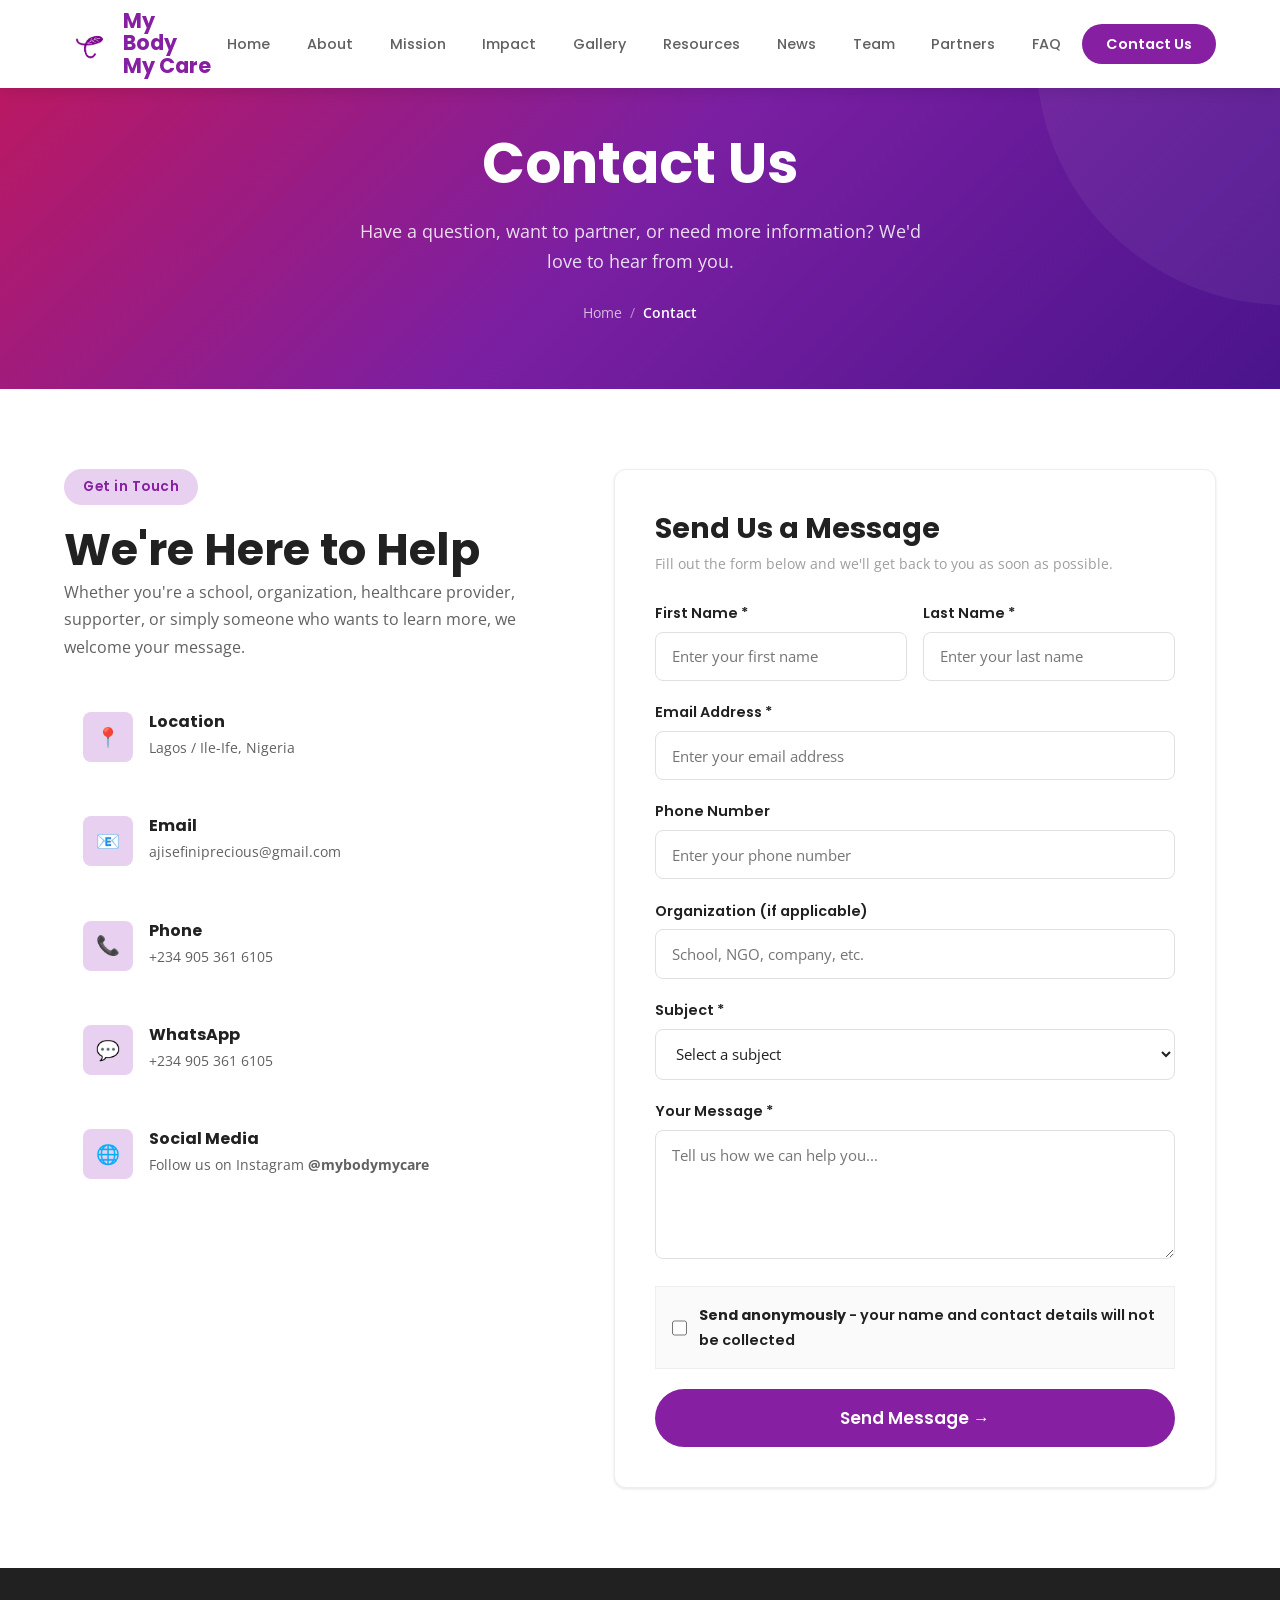
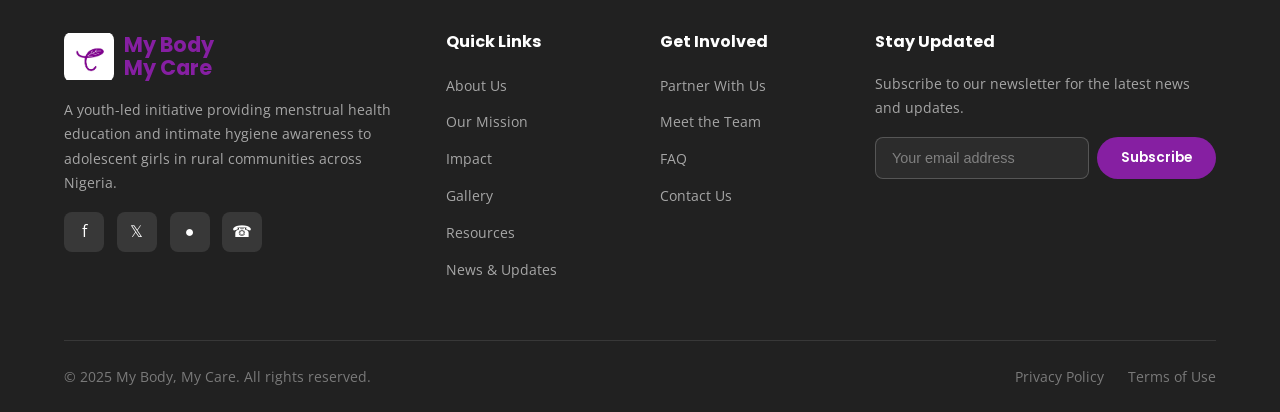
<file: contact.html>
<!DOCTYPE html>
<html lang="en">
<head>
  <meta charset="UTF-8">
  <meta name="viewport" content="width=device-width, initial-scale=1.0">
  <meta name="description" content="Get in touch with My Body, My Care - contact us for partnerships, questions, or to get involved.">
  <title>Contact Us | My Body, My Care</title>
  <link rel="preconnect" href="https://fonts.googleapis.com">
  <link rel="preconnect" href="https://fonts.gstatic.com" crossorigin>
  <link href="https://fonts.googleapis.com/css2?family=Open+Sans:wght@400;500;600;700&family=Poppins:wght@400;500;600;700;800&display=swap" rel="stylesheet">
  <link rel="stylesheet" href="css/style.css?v=5">
</head>
<body>

  <nav class="navbar scrolled" id="navbar">
    <div class="container">
      <a href="index.html" class="navbar-brand"><span class="brand-icon"><img src="images/logo.jpeg" alt="My Body My Care Logo"></span><span class="brand-text"><span class="brand-line">My Body</span><span class="brand-line">My Care</span></span></a>
      <div class="nav-links" id="navLinks">
        <a href="index.html">Home</a>
        <a href="about.html">About</a>
        <a href="mission.html">Mission</a>
        <a href="impact.html">Impact</a>
        <a href="gallery.html">Gallery</a>
        <a href="resources.html">Resources</a>
        <a href="news.html">News</a>
        <a href="team.html">Team</a>
        <a href="partners.html">Partners</a>
        <a href="faq.html">FAQ</a>
        <a href="contact.html" class="nav-cta">Contact Us</a>
      </div>
      <button class="menu-toggle" id="menuToggle" aria-label="Toggle menu"><span></span><span></span><span></span></button>
    </div>
    <div class="menu-overlay" id="menuOverlay"></div>
  </nav>

  <section class="page-hero">
    <div class="container">
      <h1>Contact Us</h1>
      <p>Have a question, want to partner, or need more information? We'd love to hear from you.</p>
      <div class="breadcrumb">
        <a href="index.html">Home</a>
        <span class="separator">/</span>
        <span class="current">Contact</span>
      </div>
    </div>
  </section>

  <!-- Contact Section -->
  <section class="py-section">
    <div class="container">
      <div class="contact-grid">
        <!-- Contact Info -->
        <div class="fade-up">
          <span class="section-badge">Get in Touch</span>
          <h2>We're Here to Help</h2>
          <p style="margin-bottom:2rem;">Whether you're a school, organization, healthcare provider, supporter, or simply someone who wants to learn more, we welcome your message.</p>

          <div class="contact-info-card">
            <div class="contact-info-icon">&#128205;</div>
            <div>
              <h4>Location</h4>
              <p>Lagos / Ile-Ife, Nigeria</p>
            </div>
          </div>

          <div class="contact-info-card">
            <div class="contact-info-icon">&#128231;</div>
            <div>
              <h4>Email</h4>
              <p>ajisefiniprecious@gmail.com</p>
            </div>
          </div>

          <div class="contact-info-card">
            <div class="contact-info-icon">&#128222;</div>
            <div>
              <h4>Phone</h4>
              <p>+234 905 361 6105</p>
            </div>
          </div>

          <div class="contact-info-card">
            <div class="contact-info-icon">&#128172;</div>
            <div>
              <h4>WhatsApp</h4>
              <p>+234 905 361 6105</p>
            </div>
          </div>

          <div class="contact-info-card">
            <div class="contact-info-icon">&#127760;</div>
            <div>
              <h4>Social Media</h4>
              <p>Follow us on Instagram <strong>@mybodymycare</strong></p>
            </div>
          </div>
        </div>

        <!-- Contact Form -->
        <div class="fade-up">
          <form class="contact-form" id="contactForm" action="https://formspree.io/f/mojgjegl" method="POST" onsubmit="handleContactSubmit(event)">
            <input type="hidden" name="_subject" value="New message from My Body, My Care website">
            <input type="hidden" name="_template" value="table">
            <h3 style="margin-bottom:0.3rem;">Send Us a Message</h3>
            <p style="font-size:0.9rem;color:var(--gray-500);margin-bottom:1.5rem;">Fill out the form below and we'll get back to you as soon as possible.</p>

            <div id="personalFields">
              <div class="form-row">
                <div class="form-group">
                  <label for="firstName">First Name *</label>
                  <input type="text" id="firstName" name="firstName" required placeholder="Enter your first name">
                </div>
                <div class="form-group">
                  <label for="lastName">Last Name *</label>
                  <input type="text" id="lastName" name="lastName" required placeholder="Enter your last name">
                </div>
              </div>

              <div class="form-group">
                <label for="email">Email Address *</label>
                <input type="email" id="email" name="email" required placeholder="Enter your email address">
              </div>

              <div class="form-group">
                <label for="phone">Phone Number</label>
                <input type="tel" id="phone" name="phone" placeholder="Enter your phone number">
              </div>

              <div class="form-group">
                <label for="organization">Organization (if applicable)</label>
                <input type="text" id="organization" name="organization" placeholder="School, NGO, company, etc.">
              </div>
            </div>

            <div class="form-group">
              <label for="subject">Subject *</label>
              <select id="subject" name="subject" required>
                <option value="" disabled selected>Select a subject</option>
                <option value="general">General Inquiry</option>
                <option value="partnership">Partnership Opportunity</option>
                <option value="school">School Visit Request</option>
                <option value="volunteer">Volunteering</option>
                <option value="donation">Donation</option>
                <option value="media">Media Inquiry</option>
                <option value="other">Other</option>
              </select>
            </div>

            <div class="form-group">
              <label for="message">Your Message *</label>
              <textarea id="message" name="message" rows="5" required placeholder="Tell us how we can help you..."></textarea>
            </div>

            <div class="form-group" style="display:flex;align-items:center;gap:0.8rem;padding:1rem;background:var(--gray-50);border-radius:var(--radius);border:1px solid var(--gray-200);">
              <input type="checkbox" id="anonymousToggle" name="anonymous" style="width:18px;height:18px;accent-color:var(--primary);" onchange="toggleAnonymous()">
              <label for="anonymousToggle" style="margin:0;font-size:0.9rem;cursor:pointer;"><strong>Send anonymously</strong> - your name and contact details will not be collected</label>
            </div>

            <button type="submit" class="btn btn-primary btn-lg" style="width:100%;">Send Message &#8594;</button>
          </form>
          <div id="formSuccess" style="display:none;padding:2rem;text-align:center;background:#E8F5E9;border-radius:var(--radius-md);margin-top:1rem;">
            <div style="font-size:3rem;margin-bottom:1rem;">&#10003;</div>
            <h3 style="color:var(--success);margin-bottom:0.5rem;">Message Sent!</h3>
            <p style="color:var(--gray-700);">Thank you for reaching out. We will get back to you as soon as possible.</p>
            <button class="btn btn-outline mt-2" onclick="resetForm()">Send Another Message</button>
          </div>
        </div>
      </div>
    </div>
  </section>

  <footer class="footer">
    <div class="container">
      <div class="footer-grid">
        <div>
          <div class="footer-brand"><span class="brand-icon"><img src="images/logo.jpeg" alt="My Body My Care Logo"></span><span class="brand-text"><span class="brand-line">My Body</span><span class="brand-line">My Care</span></span></div>
          <p>A youth-led initiative providing menstrual health education and intimate hygiene awareness to adolescent girls in rural communities across Nigeria.</p>
          <div class="footer-social">
            <a href="#" aria-label="Facebook">&#102;</a>
            <a href="#" aria-label="Twitter">&#120143;</a>
            <a href="#" aria-label="Instagram">&#9679;</a>
            <a href="#" aria-label="WhatsApp">&#9742;</a>
          </div>
        </div>
        <div>
          <h4>Quick Links</h4>
          <ul class="footer-links">
            <li><a href="about.html">About Us</a></li>
            <li><a href="mission.html">Our Mission</a></li>
            <li><a href="impact.html">Impact</a></li>
            <li><a href="gallery.html">Gallery</a></li>
            <li><a href="resources.html">Resources</a></li>
            <li><a href="news.html">News & Updates</a></li>
          </ul>
        </div>
        <div>
          <h4>Get Involved</h4>
          <ul class="footer-links">
            <li><a href="partners.html">Partner With Us</a></li>
            <li><a href="team.html">Meet the Team</a></li>
            <li><a href="faq.html">FAQ</a></li>
            <li><a href="contact.html">Contact Us</a></li>
          </ul>
        </div>
        <div class="footer-newsletter">
          <h4>Stay Updated</h4>
          <p>Subscribe to our newsletter for the latest news and updates.</p>
          <form class="newsletter-form" onsubmit="event.preventDefault();alert('Thank you for subscribing!');">
            <input type="email" placeholder="Your email address" required>
            <button type="submit" class="btn btn-primary btn-sm">Subscribe</button>
          </form>
        </div>
      </div>
      <div class="footer-bottom">
        <span>&copy; 2025 My Body, My Care. All rights reserved.</span>
        <div class="footer-bottom-links">
          <a href="#">Privacy Policy</a>
          <a href="#">Terms of Use</a>
        </div>
      </div>
    </div>
  </footer>

  <button class="back-to-top" id="backToTop" aria-label="Back to top">&#8593;</button>
  <script src="js/main.js"></script>
  <script>
    function toggleAnonymous() {
      const checked = document.getElementById('anonymousToggle').checked;
      const fields = document.getElementById('personalFields');
      const inputs = fields.querySelectorAll('input[required]');
      if (checked) {
        fields.style.display = 'none';
        inputs.forEach(i => i.removeAttribute('required'));
      } else {
        fields.style.display = 'block';
        inputs.forEach(i => i.setAttribute('required', ''));
      }
    }

    function handleContactSubmit(e) {
      e.preventDefault();
      const form = e.target;
      const isAnonymous = document.getElementById('anonymousToggle').checked;
      const data = new FormData(form);
      if (isAnonymous) {
        data.set('firstName', 'Anonymous');
        data.set('lastName', '');
        data.set('email', '');
        data.set('phone', '');
        data.set('organization', '');
        data.set('anonymous', 'Yes');
      } else {
        data.set('anonymous', 'No');
      }
      data.set('_subject', 'New Message from My Body My Care Website');

      fetch(form.action, {
        method: 'POST',
        body: data,
        headers: { 'Accept': 'application/json' }
      }).then(function(response) {
        if (response.ok) {
          form.style.display = 'none';
          document.getElementById('formSuccess').style.display = 'block';
        } else {
          alert('Something went wrong. Please try again or contact us directly.');
        }
      }).catch(function() {
        alert('Something went wrong. Please try again or contact us directly.');
      });
    }

    function resetForm() {
      const form = document.getElementById('contactForm');
      form.reset();
      form.style.display = 'block';
      document.getElementById('formSuccess').style.display = 'none';
      document.getElementById('personalFields').style.display = 'block';
      const inputs = document.getElementById('personalFields').querySelectorAll('input[required]');
      inputs.forEach(i => i.setAttribute('required', ''));
    }
  </script>
</body>
</html>
</file>
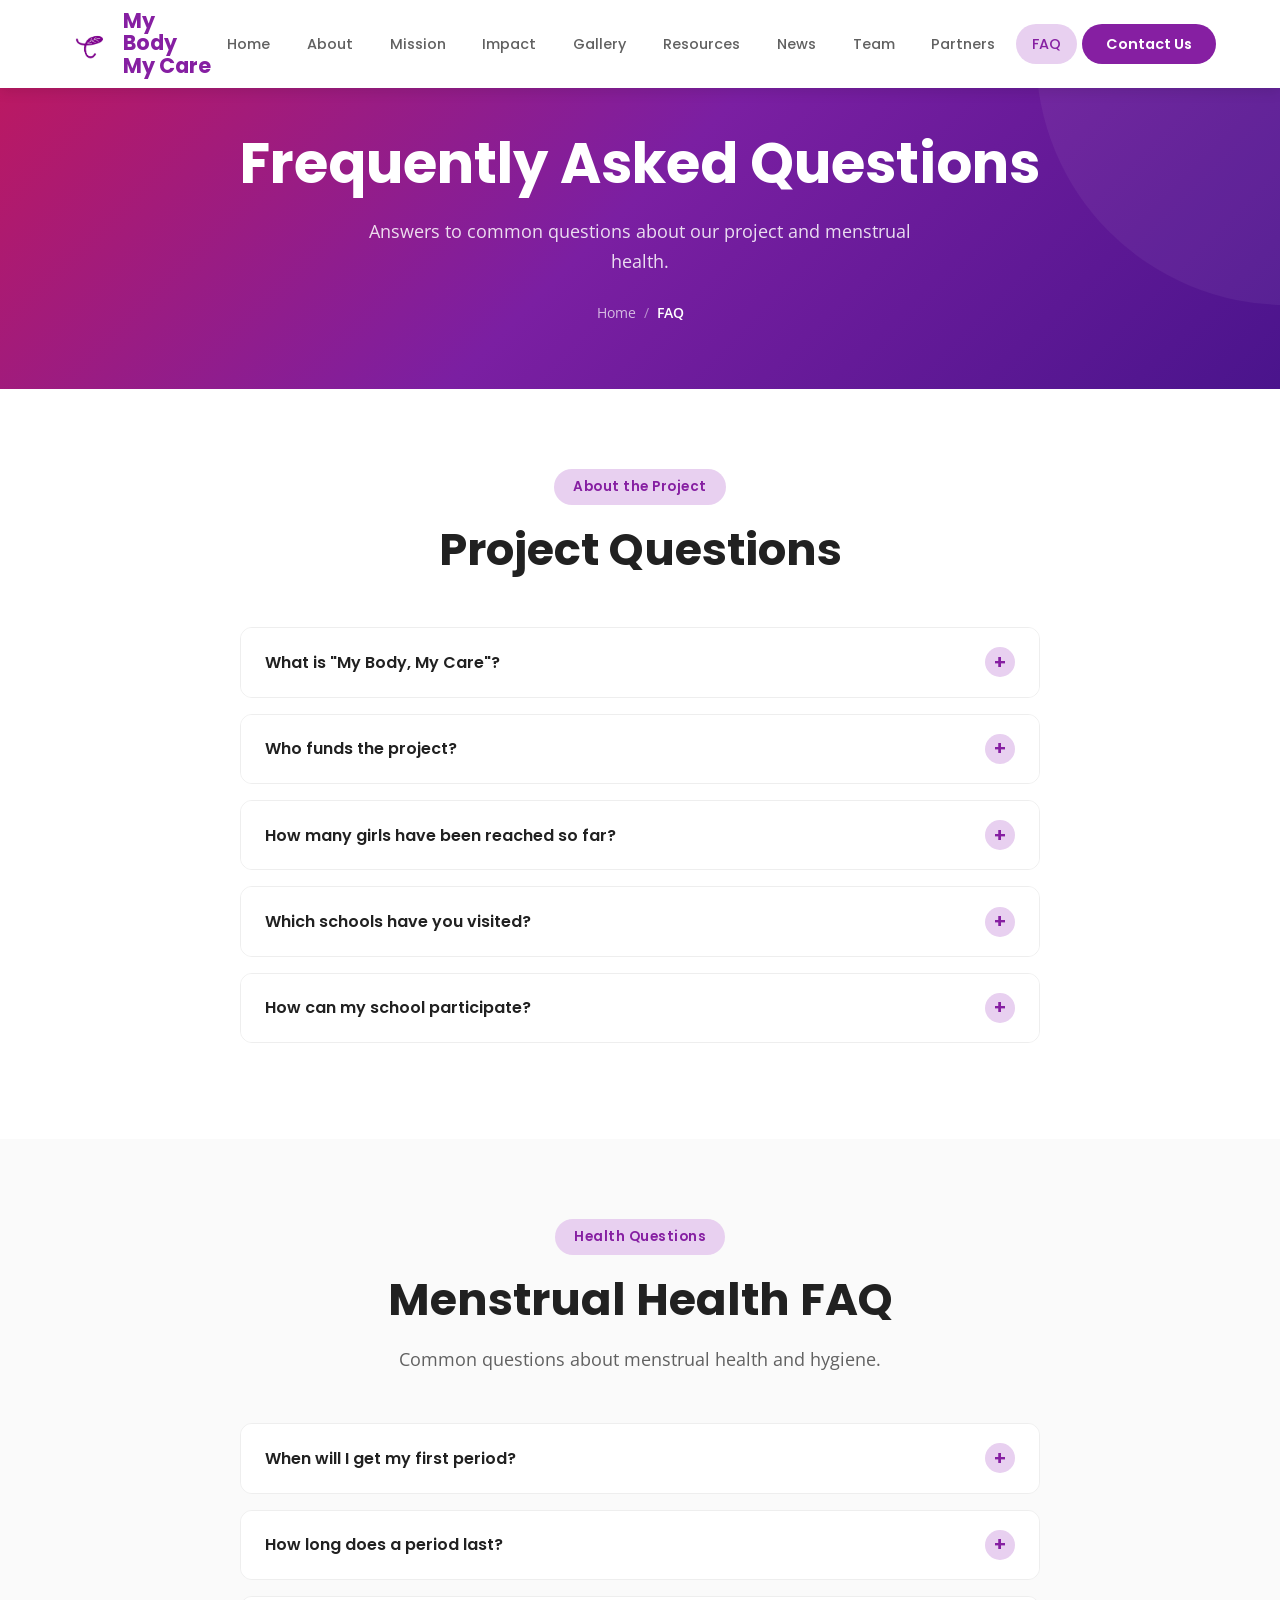
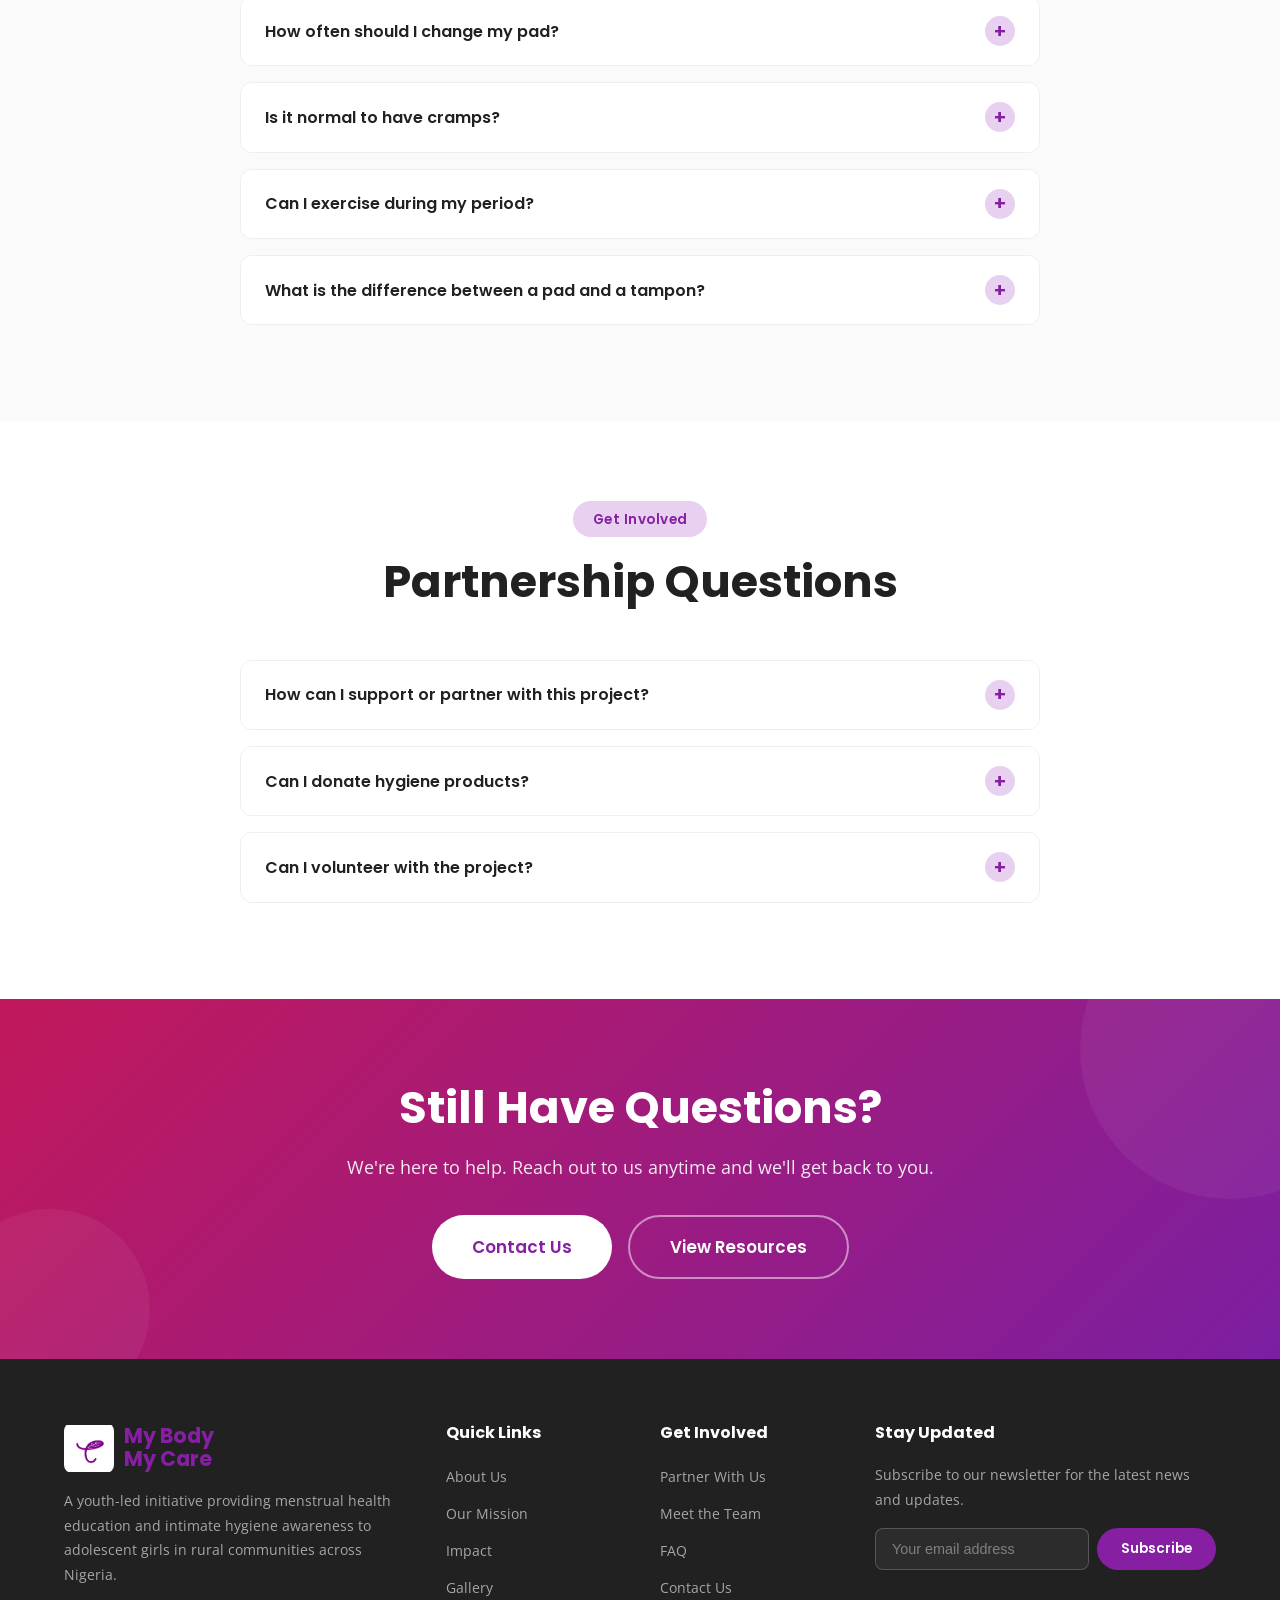
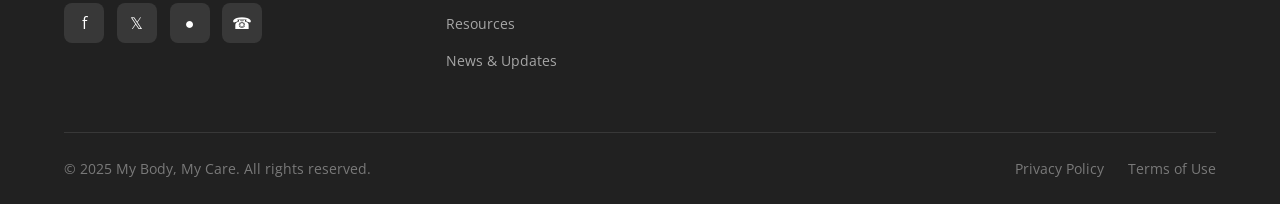
<file: faq.html>
<!DOCTYPE html>
<html lang="en">
<head>
  <meta charset="UTF-8">
  <meta name="viewport" content="width=device-width, initial-scale=1.0">
  <meta name="description" content="Frequently asked questions about the My Body, My Care project, menstrual health, and how to get involved.">
  <title>FAQ | My Body, My Care</title>
  <link rel="preconnect" href="https://fonts.googleapis.com">
  <link rel="preconnect" href="https://fonts.gstatic.com" crossorigin>
  <link href="https://fonts.googleapis.com/css2?family=Open+Sans:wght@400;500;600;700&family=Poppins:wght@400;500;600;700;800&display=swap" rel="stylesheet">
  <link rel="stylesheet" href="css/style.css?v=5">
</head>
<body>

  <nav class="navbar scrolled" id="navbar">
    <div class="container">
      <a href="index.html" class="navbar-brand"><span class="brand-icon"><img src="images/logo.jpeg" alt="My Body My Care Logo"></span><span class="brand-text"><span class="brand-line">My Body</span><span class="brand-line">My Care</span></span></a>
      <div class="nav-links" id="navLinks">
        <a href="index.html">Home</a>
        <a href="about.html">About</a>
        <a href="mission.html">Mission</a>
        <a href="impact.html">Impact</a>
        <a href="gallery.html">Gallery</a>
        <a href="resources.html">Resources</a>
        <a href="news.html">News</a>
        <a href="team.html">Team</a>
        <a href="partners.html">Partners</a>
        <a href="faq.html" class="active">FAQ</a>
        <a href="contact.html" class="nav-cta">Contact Us</a>
      </div>
      <button class="menu-toggle" id="menuToggle" aria-label="Toggle menu"><span></span><span></span><span></span></button>
    </div>
    <div class="menu-overlay" id="menuOverlay"></div>
  </nav>

  <section class="page-hero">
    <div class="container">
      <h1>Frequently Asked Questions</h1>
      <p>Answers to common questions about our project and menstrual health.</p>
      <div class="breadcrumb">
        <a href="index.html">Home</a>
        <span class="separator">/</span>
        <span class="current">FAQ</span>
      </div>
    </div>
  </section>

  <!-- Project FAQs -->
  <section class="py-section">
    <div class="container">
      <div class="section-header fade-up">
        <span class="section-badge">About the Project</span>
        <h2 class="section-title">Project Questions</h2>
      </div>
      <div class="faq-list">
        <div class="faq-item fade-up">
          <button class="faq-question">
            What is "My Body, My Care"?
            <span class="faq-icon">+</span>
          </button>
          <div class="faq-answer">
            <div class="faq-answer-inner">
              "My Body, My Care" is a youth empowerment project that provides menstrual health education and intimate hygiene awareness to adolescent girls (ages 12-18) in rural communities across Nigeria. It started in Ile-Ife, Osun State, and is funded by the Global Youth Mobilization Youth Empowerment Fund.
            </div>
          </div>
        </div>

        <div class="faq-item fade-up">
          <button class="faq-question">
            Who funds the project?
            <span class="faq-icon">+</span>
          </button>
          <div class="faq-answer">
            <div class="faq-answer-inner">
              The project is funded by the Global Youth Mobilization (GYM) through the Youth Empowerment Fund. GYM is a global initiative that supports youth-led projects addressing health and well-being challenges in communities around the world.
            </div>
          </div>
        </div>

        <div class="faq-item fade-up">
          <button class="faq-question">
            How many girls have been reached so far?
            <span class="faq-icon">+</span>
          </button>
          <div class="faq-answer">
            <div class="faq-answer-inner">
              We have educated 110 girls and distributed 110 hygiene kits across three secondary schools. Our goal is to reach 5,000 girls by 2030 across multiple communities in Nigeria.
            </div>
          </div>
        </div>

        <div class="faq-item fade-up">
          <button class="faq-question">
            Which schools have you visited?
            <span class="faq-icon">+</span>
          </button>
          <div class="faq-answer">
            <div class="faq-answer-inner">
              We have visited three secondary schools in Ile-Ife, Osun State, our founding community. We are working to expand our reach to more schools and communities across Nigeria as the project grows.
            </div>
          </div>
        </div>

        <div class="faq-item fade-up">
          <button class="faq-question">
            How can my school participate?
            <span class="faq-icon">+</span>
          </button>
          <div class="faq-answer">
            <div class="faq-answer-inner">
              If you are a school administrator or educator interested in having My Body, My Care visit your school, please contact us through our <a href="contact.html" style="color:var(--primary);font-weight:600;">Contact page</a>. We will review your request and work with you to schedule a visit.
            </div>
          </div>
        </div>
      </div>
    </div>
  </section>

  <!-- Health FAQs -->
  <section class="py-section bg-light">
    <div class="container">
      <div class="section-header fade-up">
        <span class="section-badge">Health Questions</span>
        <h2 class="section-title">Menstrual Health FAQ</h2>
        <p class="section-subtitle">Common questions about menstrual health and hygiene.</p>
      </div>
      <div class="faq-list">
        <div class="faq-item fade-up">
          <button class="faq-question">
            When will I get my first period?
            <span class="faq-icon">+</span>
          </button>
          <div class="faq-answer">
            <div class="faq-answer-inner">
              Most girls get their first period between ages 10-16, with the average being around 12-13. Factors like genetics, nutrition, and overall health can influence when you start. There is a wide range of "normal," so don't worry if your friends started before or after you.
            </div>
          </div>
        </div>

        <div class="faq-item fade-up">
          <button class="faq-question">
            How long does a period last?
            <span class="faq-icon">+</span>
          </button>
          <div class="faq-answer">
            <div class="faq-answer-inner">
              A typical period lasts between 3-7 days. The flow can vary from light to heavy and may change from day to day. It can take 1-2 years for your cycle to become regular after your first period.
            </div>
          </div>
        </div>

        <div class="faq-item fade-up">
          <button class="faq-question">
            How often should I change my pad?
            <span class="faq-icon">+</span>
          </button>
          <div class="faq-answer">
            <div class="faq-answer-inner">
              You should change your pad every 4-6 hours, or more often if your flow is heavy. Using the same pad for too long can cause odor, irritation, and increase the risk of infection. Always wash your hands before and after changing your pad.
            </div>
          </div>
        </div>

        <div class="faq-item fade-up">
          <button class="faq-question">
            Is it normal to have cramps?
            <span class="faq-icon">+</span>
          </button>
          <div class="faq-answer">
            <div class="faq-answer-inner">
              Yes, mild to moderate cramps are normal and are caused by contractions of the uterus. You can relieve cramps by placing a warm compress on your lower abdomen, gently massaging the area, staying active, or taking a mild pain reliever if needed. If cramps are severe enough to interfere with daily activities, please see a healthcare provider.
            </div>
          </div>
        </div>

        <div class="faq-item fade-up">
          <button class="faq-question">
            Can I exercise during my period?
            <span class="faq-icon">+</span>
          </button>
          <div class="faq-answer">
            <div class="faq-answer-inner">
              Yes! Exercise during your period is perfectly safe and can actually help reduce cramps and improve your mood. Light activities like walking, stretching, or yoga are great options. Listen to your body and do what feels comfortable.
            </div>
          </div>
        </div>

        <div class="faq-item fade-up">
          <button class="faq-question">
            What is the difference between a pad and a tampon?
            <span class="faq-icon">+</span>
          </button>
          <div class="faq-answer">
            <div class="faq-answer-inner">
              A pad is worn on the outside of the body, attached to underwear, and absorbs menstrual blood as it leaves the body. A tampon is inserted inside the vagina and absorbs blood before it leaves the body. Both are safe to use. Choose whichever option feels more comfortable for you.
            </div>
          </div>
        </div>
      </div>
    </div>
  </section>

  <!-- Partnership FAQs -->
  <section class="py-section">
    <div class="container">
      <div class="section-header fade-up">
        <span class="section-badge">Get Involved</span>
        <h2 class="section-title">Partnership Questions</h2>
      </div>
      <div class="faq-list">
        <div class="faq-item fade-up">
          <button class="faq-question">
            How can I support or partner with this project?
            <span class="faq-icon">+</span>
          </button>
          <div class="faq-answer">
            <div class="faq-answer-inner">
              There are several ways to get involved: as a school host, healthcare partner, sponsor, volunteer, or advocate. Visit our <a href="partners.html" style="color:var(--primary);font-weight:600;">Partners page</a> or <a href="contact.html" style="color:var(--primary);font-weight:600;">Contact us</a> to learn more about partnership opportunities.
            </div>
          </div>
        </div>

        <div class="faq-item fade-up">
          <button class="faq-question">
            Can I donate hygiene products?
            <span class="faq-icon">+</span>
          </button>
          <div class="faq-answer">
            <div class="faq-answer-inner">
              Yes! We welcome donations of hygiene products like sanitary pads, underwear, soap, and other essential items. Please <a href="contact.html" style="color:var(--primary);font-weight:600;">contact us</a> to arrange a donation.
            </div>
          </div>
        </div>

        <div class="faq-item fade-up">
          <button class="faq-question">
            Can I volunteer with the project?
            <span class="faq-icon">+</span>
          </button>
          <div class="faq-answer">
            <div class="faq-answer-inner">
              We welcome volunteers who are passionate about girls' health and education. Whether you're a healthcare professional, educator, or simply someone who wants to help, we'd love to hear from you. Reach out through our <a href="contact.html" style="color:var(--primary);font-weight:600;">Contact page</a>.
            </div>
          </div>
        </div>
      </div>
    </div>
  </section>

  <section class="cta-section">
    <div class="container">
      <h2 class="fade-up">Still Have Questions?</h2>
      <p class="fade-up">We're here to help. Reach out to us anytime and we'll get back to you.</p>
      <div class="cta-buttons fade-up">
        <a href="contact.html" class="btn btn-white btn-lg">Contact Us</a>
        <a href="resources.html" class="btn btn-outline btn-lg" style="border-color:rgba(255,255,255,0.5);color:#fff;">View Resources</a>
      </div>
    </div>
  </section>

  <footer class="footer">
    <div class="container">
      <div class="footer-grid">
        <div>
          <div class="footer-brand"><span class="brand-icon"><img src="images/logo.jpeg" alt="My Body My Care Logo"></span><span class="brand-text"><span class="brand-line">My Body</span><span class="brand-line">My Care</span></span></div>
          <p>A youth-led initiative providing menstrual health education and intimate hygiene awareness to adolescent girls in rural communities across Nigeria.</p>
          <div class="footer-social">
            <a href="#" aria-label="Facebook">&#102;</a>
            <a href="#" aria-label="Twitter">&#120143;</a>
            <a href="#" aria-label="Instagram">&#9679;</a>
            <a href="#" aria-label="WhatsApp">&#9742;</a>
          </div>
        </div>
        <div>
          <h4>Quick Links</h4>
          <ul class="footer-links">
            <li><a href="about.html">About Us</a></li>
            <li><a href="mission.html">Our Mission</a></li>
            <li><a href="impact.html">Impact</a></li>
            <li><a href="gallery.html">Gallery</a></li>
            <li><a href="resources.html">Resources</a></li>
            <li><a href="news.html">News & Updates</a></li>
          </ul>
        </div>
        <div>
          <h4>Get Involved</h4>
          <ul class="footer-links">
            <li><a href="partners.html">Partner With Us</a></li>
            <li><a href="team.html">Meet the Team</a></li>
            <li><a href="faq.html">FAQ</a></li>
            <li><a href="contact.html">Contact Us</a></li>
          </ul>
        </div>
        <div class="footer-newsletter">
          <h4>Stay Updated</h4>
          <p>Subscribe to our newsletter for the latest news and updates.</p>
          <form class="newsletter-form" onsubmit="event.preventDefault();alert('Thank you for subscribing!');">
            <input type="email" placeholder="Your email address" required>
            <button type="submit" class="btn btn-primary btn-sm">Subscribe</button>
          </form>
        </div>
      </div>
      <div class="footer-bottom">
        <span>&copy; 2025 My Body, My Care. All rights reserved.</span>
        <div class="footer-bottom-links">
          <a href="#">Privacy Policy</a>
          <a href="#">Terms of Use</a>
        </div>
      </div>
    </div>
  </footer>

  <button class="back-to-top" id="backToTop" aria-label="Back to top">&#8593;</button>
  <script src="js/main.js"></script>
</body>
</html>
</file>
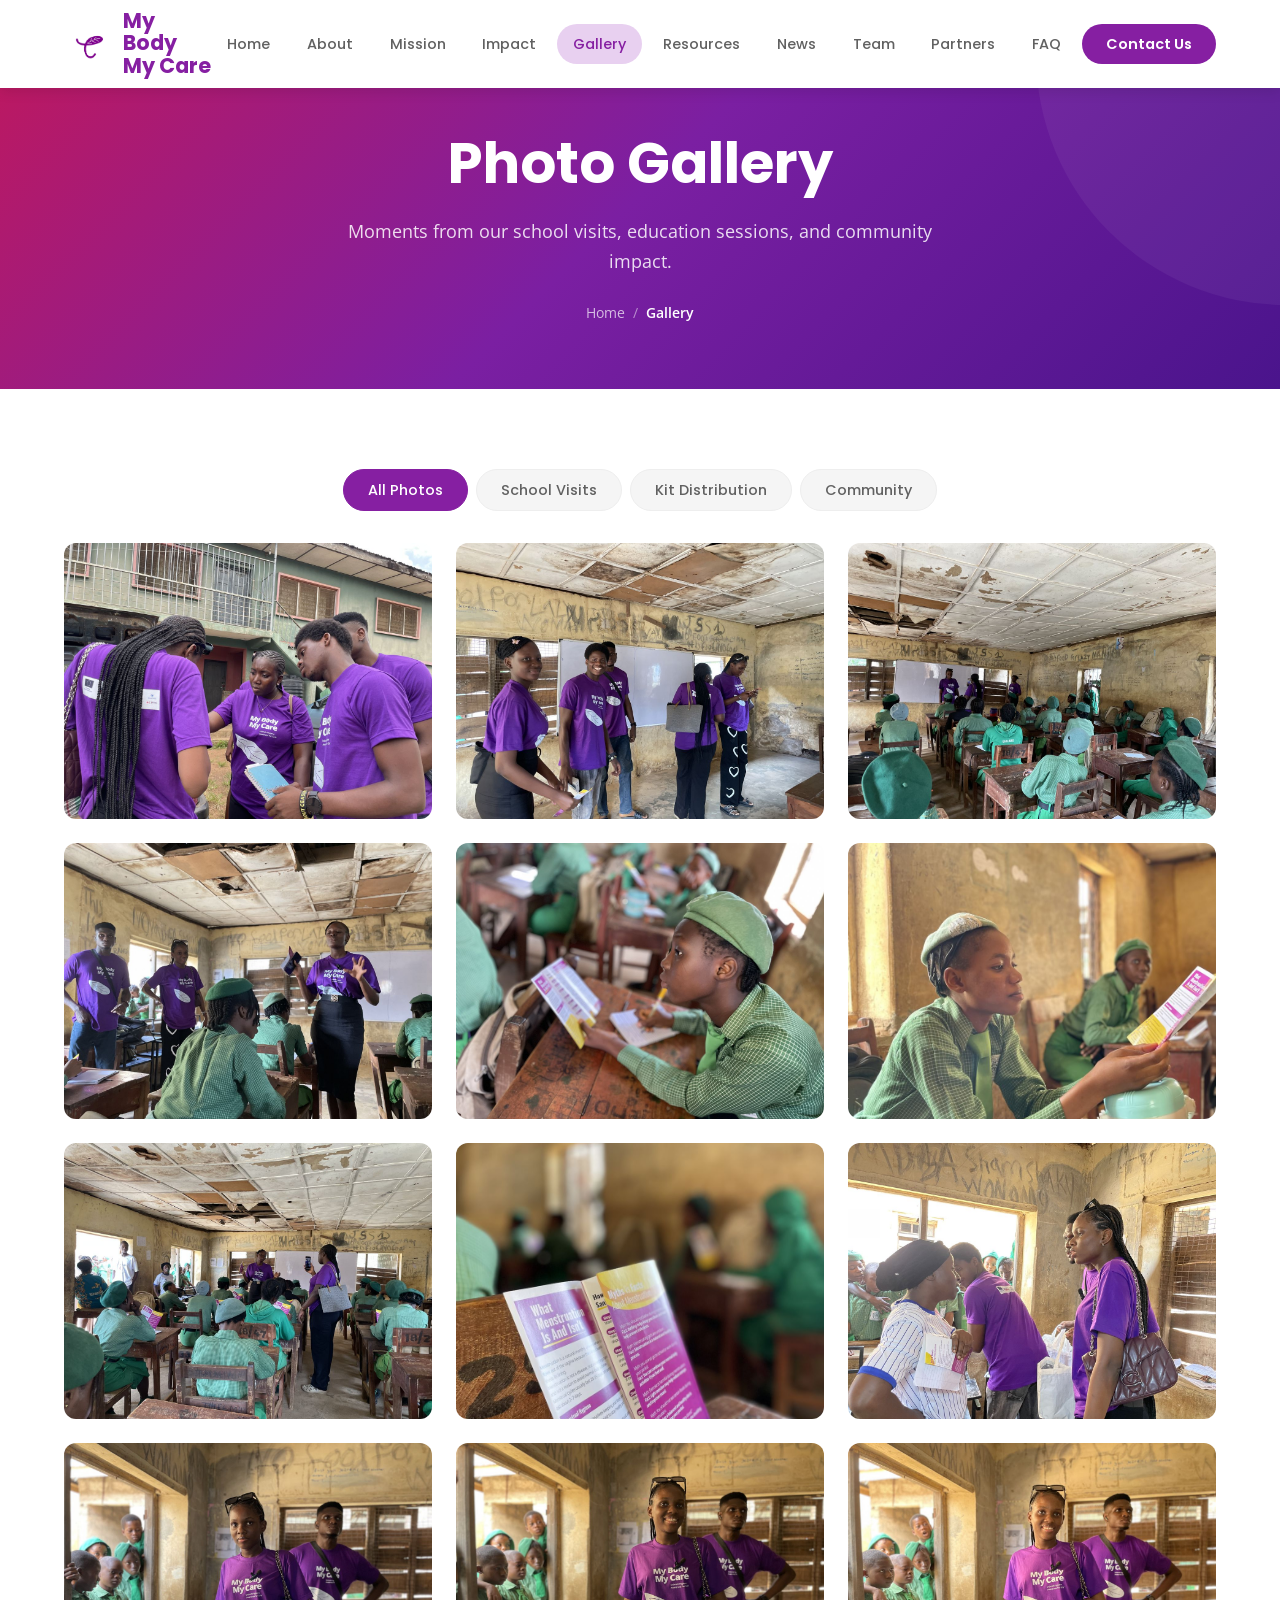
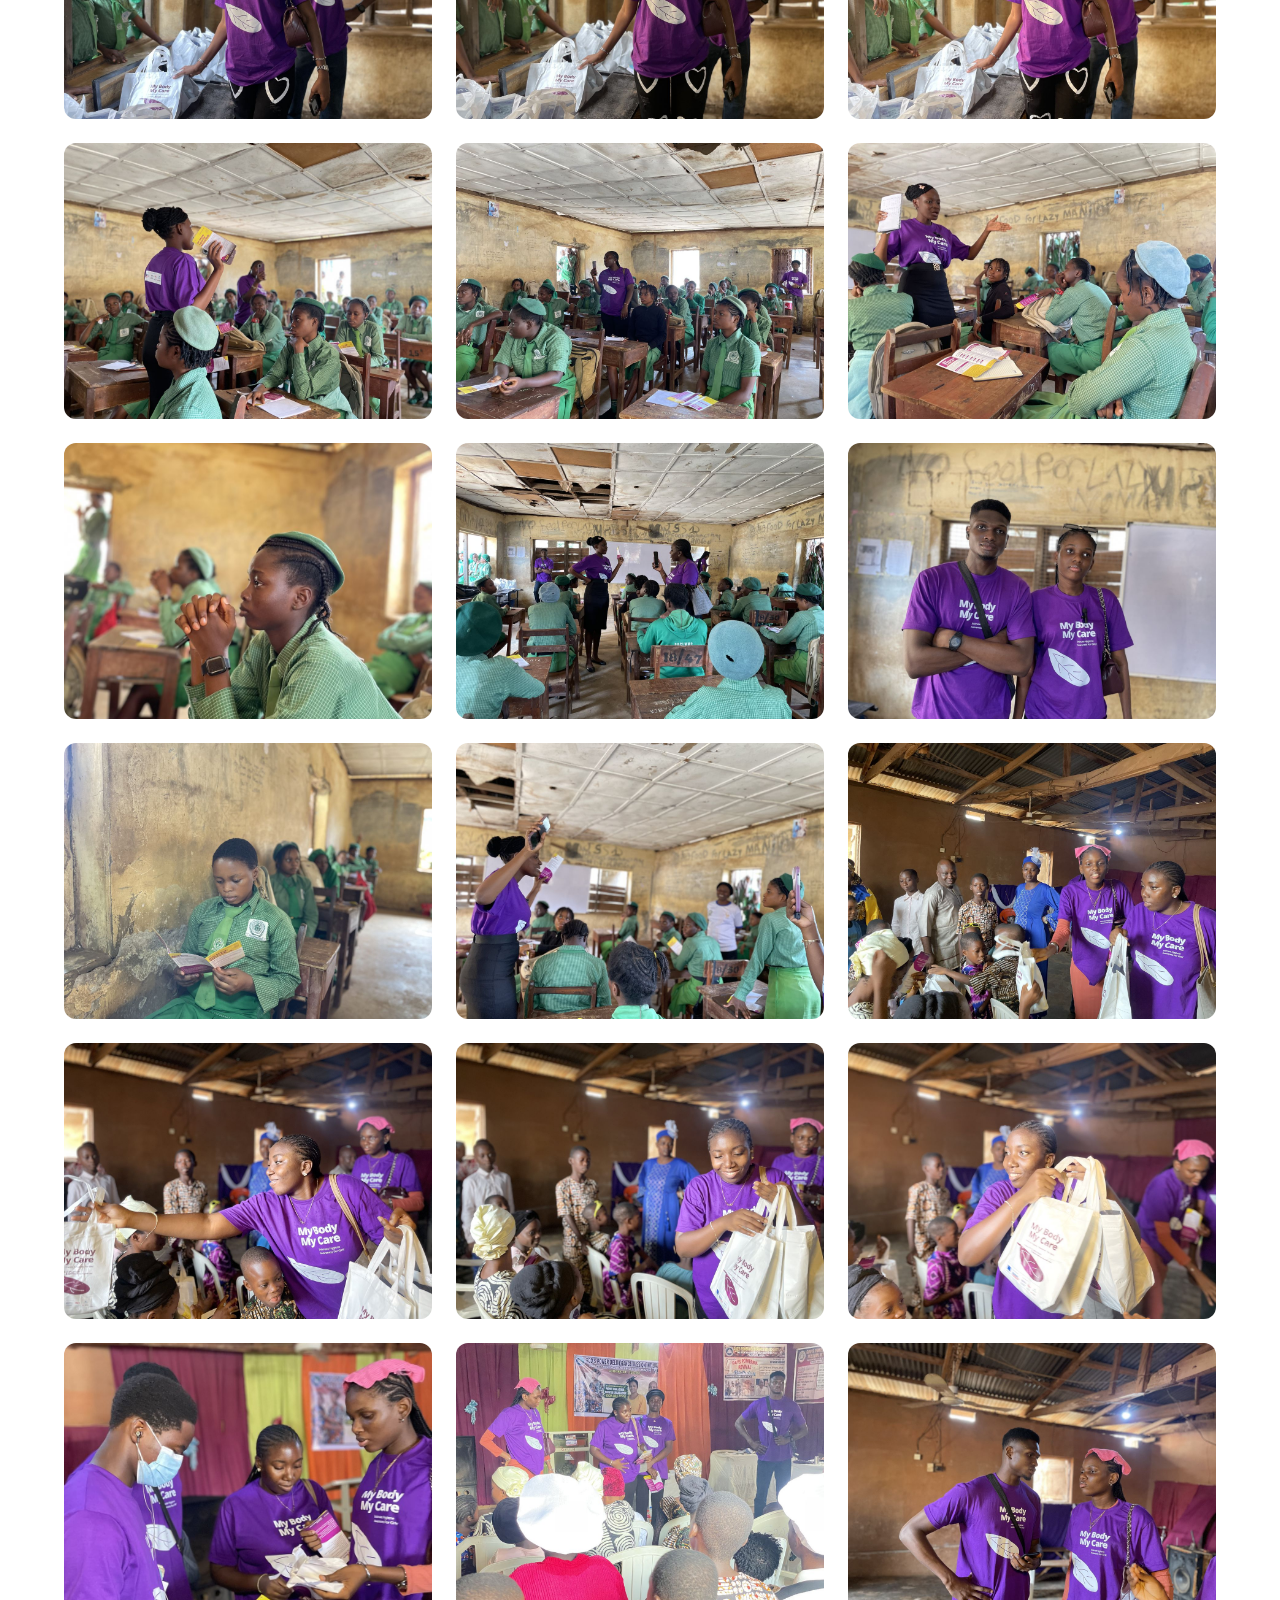
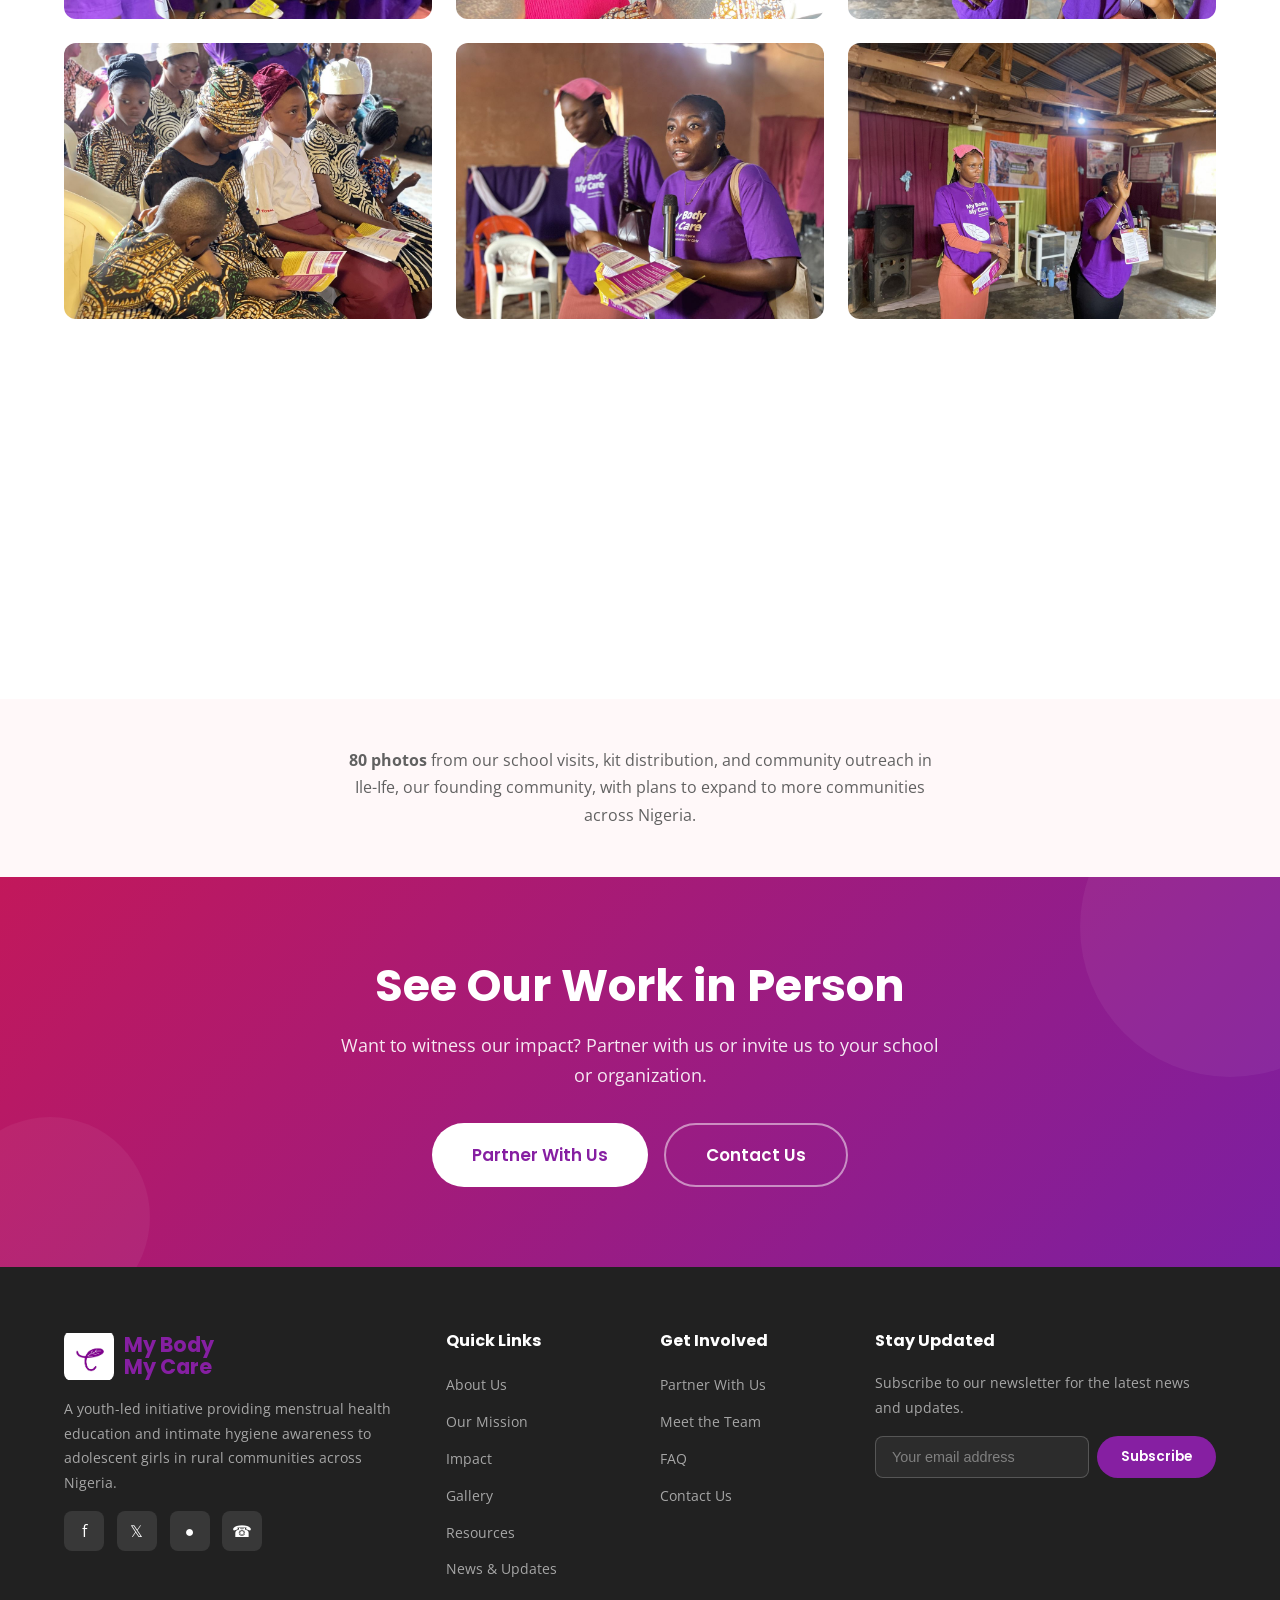
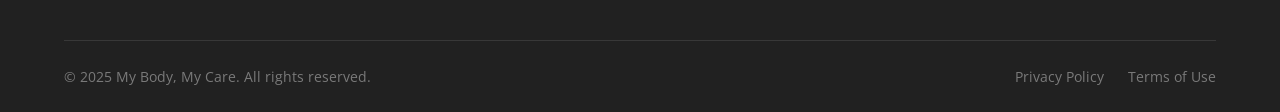
<file: gallery.html>
<!DOCTYPE html>
<html lang="en">
<head>
  <meta charset="UTF-8">
  <meta name="viewport" content="width=device-width, initial-scale=1.0">
  <meta name="description" content="Photo gallery from My Body, My Care school visits, education sessions, and hygiene kit distributions.">
  <title>Gallery | My Body, My Care</title>
  <link rel="preconnect" href="https://fonts.googleapis.com">
  <link rel="preconnect" href="https://fonts.gstatic.com" crossorigin>
  <link href="https://fonts.googleapis.com/css2?family=Open+Sans:wght@400;500;600;700&family=Poppins:wght@400;500;600;700;800&display=swap" rel="stylesheet">
  <link rel="stylesheet" href="css/style.css?v=5">
</head>
<body>

  <nav class="navbar scrolled" id="navbar">
    <div class="container">
      <a href="index.html" class="navbar-brand"><span class="brand-icon"><img src="images/logo.jpeg" alt="My Body My Care Logo"></span><span class="brand-text"><span class="brand-line">My Body</span><span class="brand-line">My Care</span></span></a>
      <div class="nav-links" id="navLinks">
        <a href="index.html">Home</a>
        <a href="about.html">About</a>
        <a href="mission.html">Mission</a>
        <a href="impact.html">Impact</a>
        <a href="gallery.html" class="active">Gallery</a>
        <a href="resources.html">Resources</a>
        <a href="news.html">News</a>
        <a href="team.html">Team</a>
        <a href="partners.html">Partners</a>
        <a href="faq.html">FAQ</a>
        <a href="contact.html" class="nav-cta">Contact Us</a>
      </div>
      <button class="menu-toggle" id="menuToggle" aria-label="Toggle menu"><span></span><span></span><span></span></button>
    </div>
    <div class="menu-overlay" id="menuOverlay"></div>
  </nav>

  <section class="page-hero">
    <div class="container">
      <h1>Photo Gallery</h1>
      <p>Moments from our school visits, education sessions, and community impact.</p>
      <div class="breadcrumb">
        <a href="index.html">Home</a>
        <span class="separator">/</span>
        <span class="current">Gallery</span>
      </div>
    </div>
  </section>

  <!-- Gallery Filter -->
  <section class="py-section">
    <div class="container">
      <div class="tabs" id="galleryTabs">
        <button class="tab-btn active" data-filter="all">All Photos</button>
        <button class="tab-btn" data-filter="schools">School Visits</button>
        <button class="tab-btn" data-filter="distribution">Kit Distribution</button>
        <button class="tab-btn" data-filter="community">Community</button>
      </div>

      <div class="gallery-grid" id="galleryGrid">
        <div class="gallery-item fade-up" data-category="schools">
          <img src="images/IMG_1125.jpg" alt="School visit">
          <div class="gallery-overlay">
            <h4>School Visit</h4>
            <p>Health education at secondary school</p>
          </div>
        </div>
        <div class="gallery-item fade-up" data-category="schools">
          <img src="images/IMG_1139.jpg" alt="School visit">
          <div class="gallery-overlay">
            <h4>School Visit</h4>
            <p>Visiting schools in our community</p>
          </div>
        </div>
        <div class="gallery-item fade-up" data-category="schools">
          <img src="images/IMG_1142.jpg" alt="School visit">
          <div class="gallery-overlay">
            <h4>School Visit</h4>
            <p>Educating girls on menstrual health</p>
          </div>
        </div>
        <div class="gallery-item fade-up" data-category="schools">
          <img src="images/IMG_1159.jpg" alt="School visit">
          <div class="gallery-overlay">
            <h4>School Visit</h4>
            <p>Interactive session with students</p>
          </div>
        </div>
        <div class="gallery-item fade-up" data-category="schools">
          <img src="images/IMG_1175.jpg" alt="School visit">
          <div class="gallery-overlay">
            <h4>School Visit</h4>
            <p>Learning about intimate hygiene</p>
          </div>
        </div>
        <div class="gallery-item fade-up" data-category="schools">
          <img src="images/IMG_1184.jpg" alt="School visit">
          <div class="gallery-overlay">
            <h4>School Visit</h4>
            <p>Reaching girls in their schools</p>
          </div>
        </div>
        <div class="gallery-item fade-up" data-category="schools">
          <img src="images/IMG_1191.jpg" alt="School visit">
          <div class="gallery-overlay">
            <h4>School Visit</h4>
            <p>Health education session in progress</p>
          </div>
        </div>
        <div class="gallery-item fade-up" data-category="schools">
          <img src="images/IMG_1198.jpg" alt="School visit">
          <div class="gallery-overlay">
            <h4>School Visit</h4>
            <p>Girls learning about their health</p>
          </div>
        </div>
        <div class="gallery-item fade-up" data-category="schools">
          <img src="images/IMG_1209.jpg" alt="School visit">
          <div class="gallery-overlay">
            <h4>School Visit</h4>
            <p>Empowering girls with knowledge</p>
          </div>
        </div>
        <div class="gallery-item fade-up" data-category="distribution">
          <img src="images/IMG_1215.jpg" alt="Kit distribution">
          <div class="gallery-overlay">
            <h4>Kit Distribution</h4>
            <p>Distributing hygiene kits to students</p>
          </div>
        </div>
        <div class="gallery-item fade-up" data-category="schools">
          <img src="images/IMG_1217.jpg" alt="School visit">
          <div class="gallery-overlay">
            <h4>School Visit</h4>
            <p>Girls gaining health knowledge</p>
          </div>
        </div>
        <div class="gallery-item fade-up" data-category="distribution">
          <img src="images/IMG_1218.jpg" alt="Kit distribution">
          <div class="gallery-overlay">
            <h4>Kit Distribution</h4>
            <p>Providing girls with hygiene products</p>
          </div>
        </div>
        <div class="gallery-item fade-up" data-category="schools">
          <img src="images/IMG_1225.jpg" alt="School visit">
          <div class="gallery-overlay">
            <h4>School Visit</h4>
            <p>Health education at school</p>
          </div>
        </div>
        <div class="gallery-item fade-up" data-category="schools">
          <img src="images/IMG_1237.jpg" alt="School visit">
          <div class="gallery-overlay">
            <h4>School Visit</h4>
            <p>Working with schools for impact</p>
          </div>
        </div>
        <div class="gallery-item fade-up" data-category="schools">
          <img src="images/IMG_1249.jpg" alt="School visit">
          <div class="gallery-overlay">
            <h4>School Visit</h4>
            <p>Reaching more schools in our community</p>
          </div>
        </div>
        <div class="gallery-item fade-up" data-category="distribution">
          <img src="images/IMG_1252.jpg" alt="Kit distribution">
          <div class="gallery-overlay">
            <h4>Kit Distribution</h4>
            <p>Girls receiving hygiene kits</p>
          </div>
        </div>
        <div class="gallery-item fade-up" data-category="schools">
          <img src="images/IMG_1254.jpg" alt="School visit">
          <div class="gallery-overlay">
            <h4>School Visit</h4>
            <p>Comprehensive health education</p>
          </div>
        </div>
        <div class="gallery-item fade-up" data-category="schools">
          <img src="images/IMG_1270.jpg" alt="School visit">
          <div class="gallery-overlay">
            <h4>School Visit</h4>
            <p>Education session in progress</p>
          </div>
        </div>
        <div class="gallery-item fade-up" data-category="schools">
          <img src="images/IMG_1279.jpg" alt="School visit">
          <div class="gallery-overlay">
            <h4>School Visit</h4>
            <p>Partnering with schools for change</p>
          </div>
        </div>
        <div class="gallery-item fade-up" data-category="schools">
          <img src="images/IMG_1289.jpg" alt="School visit">
          <div class="gallery-overlay">
            <h4>School Visit</h4>
            <p>Empowering girls with health facts</p>
          </div>
        </div>
        <div class="gallery-item fade-up" data-category="distribution">
          <img src="images/IMG_2132.jpg" alt="Kit disbursement">
          <div class="gallery-overlay">
            <h4>Kit Distribution</h4>
            <p>Distributing hygiene kits</p>
          </div>
        </div>
        <div class="gallery-item fade-up" data-category="distribution">
          <img src="images/IMG_2135.jpg" alt="Kit disbursement">
          <div class="gallery-overlay">
            <h4>Kit Distribution</h4>
            <p>Providing essential supplies</p>
          </div>
        </div>
        <div class="gallery-item fade-up" data-category="distribution">
          <img src="images/IMG_2136.jpg" alt="Kit disbursement">
          <div class="gallery-overlay">
            <h4>Kit Distribution</h4>
            <p>Girls receiving hygiene kits</p>
          </div>
        </div>
        <div class="gallery-item fade-up" data-category="distribution">
          <img src="images/IMG_2137.jpg" alt="Kit disbursement">
          <div class="gallery-overlay">
            <h4>Kit Distribution</h4>
            <p>Supporting girls with dignity</p>
          </div>
        </div>
        <div class="gallery-item fade-up" data-category="community">
          <img src="images/IMG_2022.jpg" alt="Community outreach">
          <div class="gallery-overlay">
            <h4>Community Outreach</h4>
            <p>Engaging with the community</p>
          </div>
        </div>
        <div class="gallery-item fade-up" data-category="community">
          <img src="images/IMG_2044.jpg" alt="Community outreach">
          <div class="gallery-overlay">
            <h4>Community Outreach</h4>
            <p>Reaching girls in the community</p>
          </div>
        </div>
        <div class="gallery-item fade-up" data-category="community">
          <img src="images/IMG_2076.jpg" alt="Community outreach">
          <div class="gallery-overlay">
            <h4>Community Outreach</h4>
            <p>Building awareness together</p>
          </div>
        </div>
        <div class="gallery-item fade-up" data-category="community">
          <img src="images/IMG_2079.jpg" alt="Community outreach">
          <div class="gallery-overlay">
            <h4>Community Outreach</h4>
            <p>Community health education</p>
          </div>
        </div>
        <div class="gallery-item fade-up" data-category="community">
          <img src="images/IMG_2083.jpg" alt="Community outreach">
          <div class="gallery-overlay">
            <h4>Community Outreach</h4>
            <p>Making an impact locally</p>
          </div>
        </div>
        <div class="gallery-item fade-up" data-category="community">
          <img src="images/IMG_2100.jpg" alt="Community outreach">
          <div class="gallery-overlay">
            <h4>Community Outreach</h4>
            <p>Empowering girls in our community</p>
          </div>
        </div>
        <div class="gallery-item fade-up" data-category="community">
          <img src="images/IMG_2112.jpg" alt="Community outreach">
          <div class="gallery-overlay">
            <h4>Community Outreach</h4>
            <p>Outreach session in progress</p>
          </div>
        </div>


        <div class="gallery-item fade-up" data-category="community">
          <img src="images/IMG_2147.jpg" alt="Community outreach">
          <div class="gallery-overlay">
            <h4>Community Outreach</h4>
            <p>Community engagement session</p>
          </div>
        </div>
        <div class="gallery-item fade-up" data-category="community">
          <img src="images/IMG_2166.jpg" alt="Community outreach">
          <div class="gallery-overlay">
            <h4>Community Outreach</h4>
            <p>Bringing change to communities</p>
          </div>
        </div>
      </div>
    </div>
  </section>

  <!-- Note -->
  <section class="py-sm bg-pink">
    <div class="container text-center">
      <p style="font-size:1rem;color:var(--gray-700);max-width:600px;margin:0 auto;">
        <strong>80 photos</strong> from our school visits, kit distribution, and community outreach in Ile-Ife, our founding community, with plans to expand to more communities across Nigeria.
      </p>
    </div>
  </section>

  <!-- CTA -->
  <section class="cta-section">
    <div class="container">
      <h2 class="fade-up">See Our Work in Person</h2>
      <p class="fade-up">Want to witness our impact? Partner with us or invite us to your school or organization.</p>
      <div class="cta-buttons fade-up">
        <a href="partners.html" class="btn btn-white btn-lg">Partner With Us</a>
        <a href="contact.html" class="btn btn-outline btn-lg" style="border-color:rgba(255,255,255,0.5);color:#fff;">Contact Us</a>
      </div>
    </div>
  </section>

  <footer class="footer">
    <div class="container">
      <div class="footer-grid">
        <div>
          <div class="footer-brand"><span class="brand-icon"><img src="images/logo.jpeg" alt="My Body My Care Logo"></span><span class="brand-text"><span class="brand-line">My Body</span><span class="brand-line">My Care</span></span></div>
          <p>A youth-led initiative providing menstrual health education and intimate hygiene awareness to adolescent girls in rural communities across Nigeria.</p>
          <div class="footer-social">
            <a href="#" aria-label="Facebook">&#102;</a>
            <a href="#" aria-label="Twitter">&#120143;</a>
            <a href="#" aria-label="Instagram">&#9679;</a>
            <a href="#" aria-label="WhatsApp">&#9742;</a>
          </div>
        </div>
        <div>
          <h4>Quick Links</h4>
          <ul class="footer-links">
            <li><a href="about.html">About Us</a></li>
            <li><a href="mission.html">Our Mission</a></li>
            <li><a href="impact.html">Impact</a></li>
            <li><a href="gallery.html">Gallery</a></li>
            <li><a href="resources.html">Resources</a></li>
            <li><a href="news.html">News & Updates</a></li>
          </ul>
        </div>
        <div>
          <h4>Get Involved</h4>
          <ul class="footer-links">
            <li><a href="partners.html">Partner With Us</a></li>
            <li><a href="team.html">Meet the Team</a></li>
            <li><a href="faq.html">FAQ</a></li>
            <li><a href="contact.html">Contact Us</a></li>
          </ul>
        </div>
        <div class="footer-newsletter">
          <h4>Stay Updated</h4>
          <p>Subscribe to our newsletter for the latest news and updates.</p>
          <form class="newsletter-form" onsubmit="event.preventDefault();alert('Thank you for subscribing!');">
            <input type="email" placeholder="Your email address" required>
            <button type="submit" class="btn btn-primary btn-sm">Subscribe</button>
          </form>
        </div>
      </div>
      <div class="footer-bottom">
        <span>&copy; 2025 My Body, My Care. All rights reserved.</span>
        <div class="footer-bottom-links">
          <a href="#">Privacy Policy</a>
          <a href="#">Terms of Use</a>
        </div>
      </div>
    </div>
  </footer>

  <button class="back-to-top" id="backToTop" aria-label="Back to top">&#8593;</button>
  <script src="js/main.js"></script>
</body>
</html>
</file>
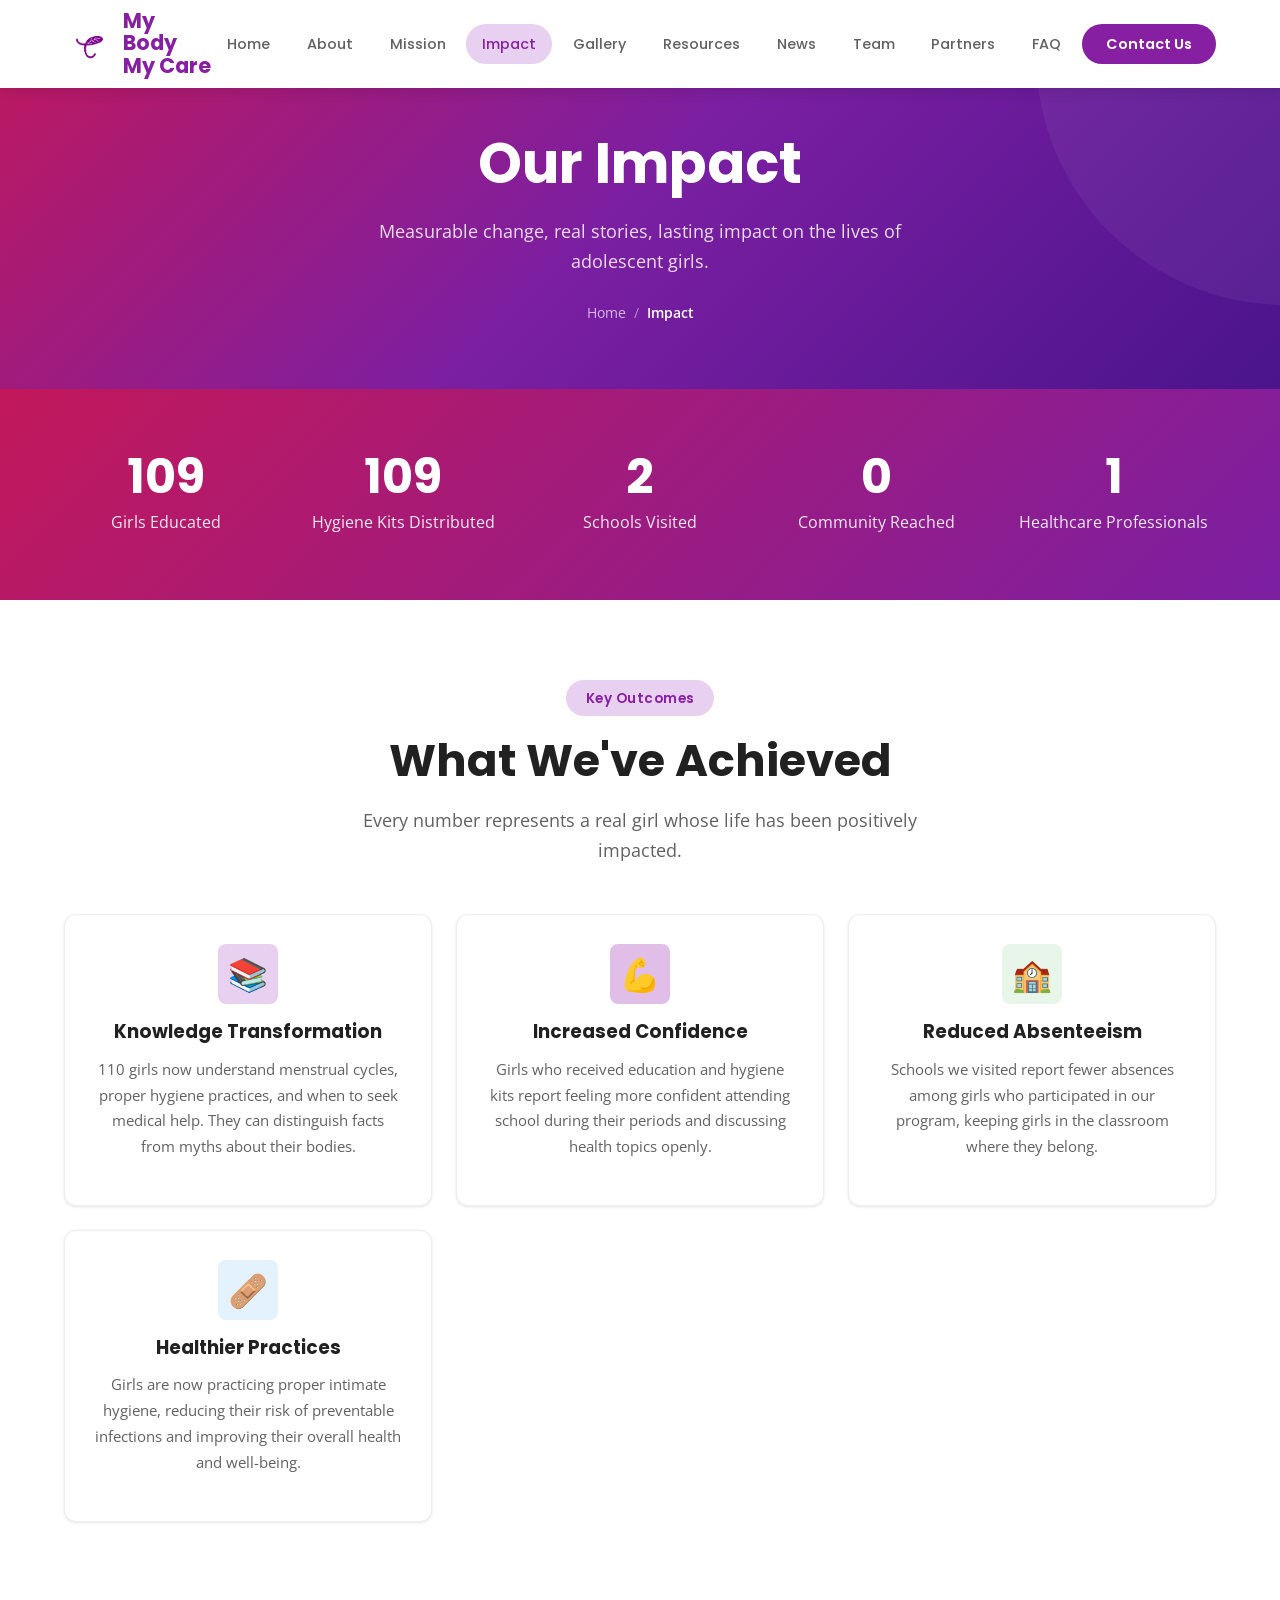
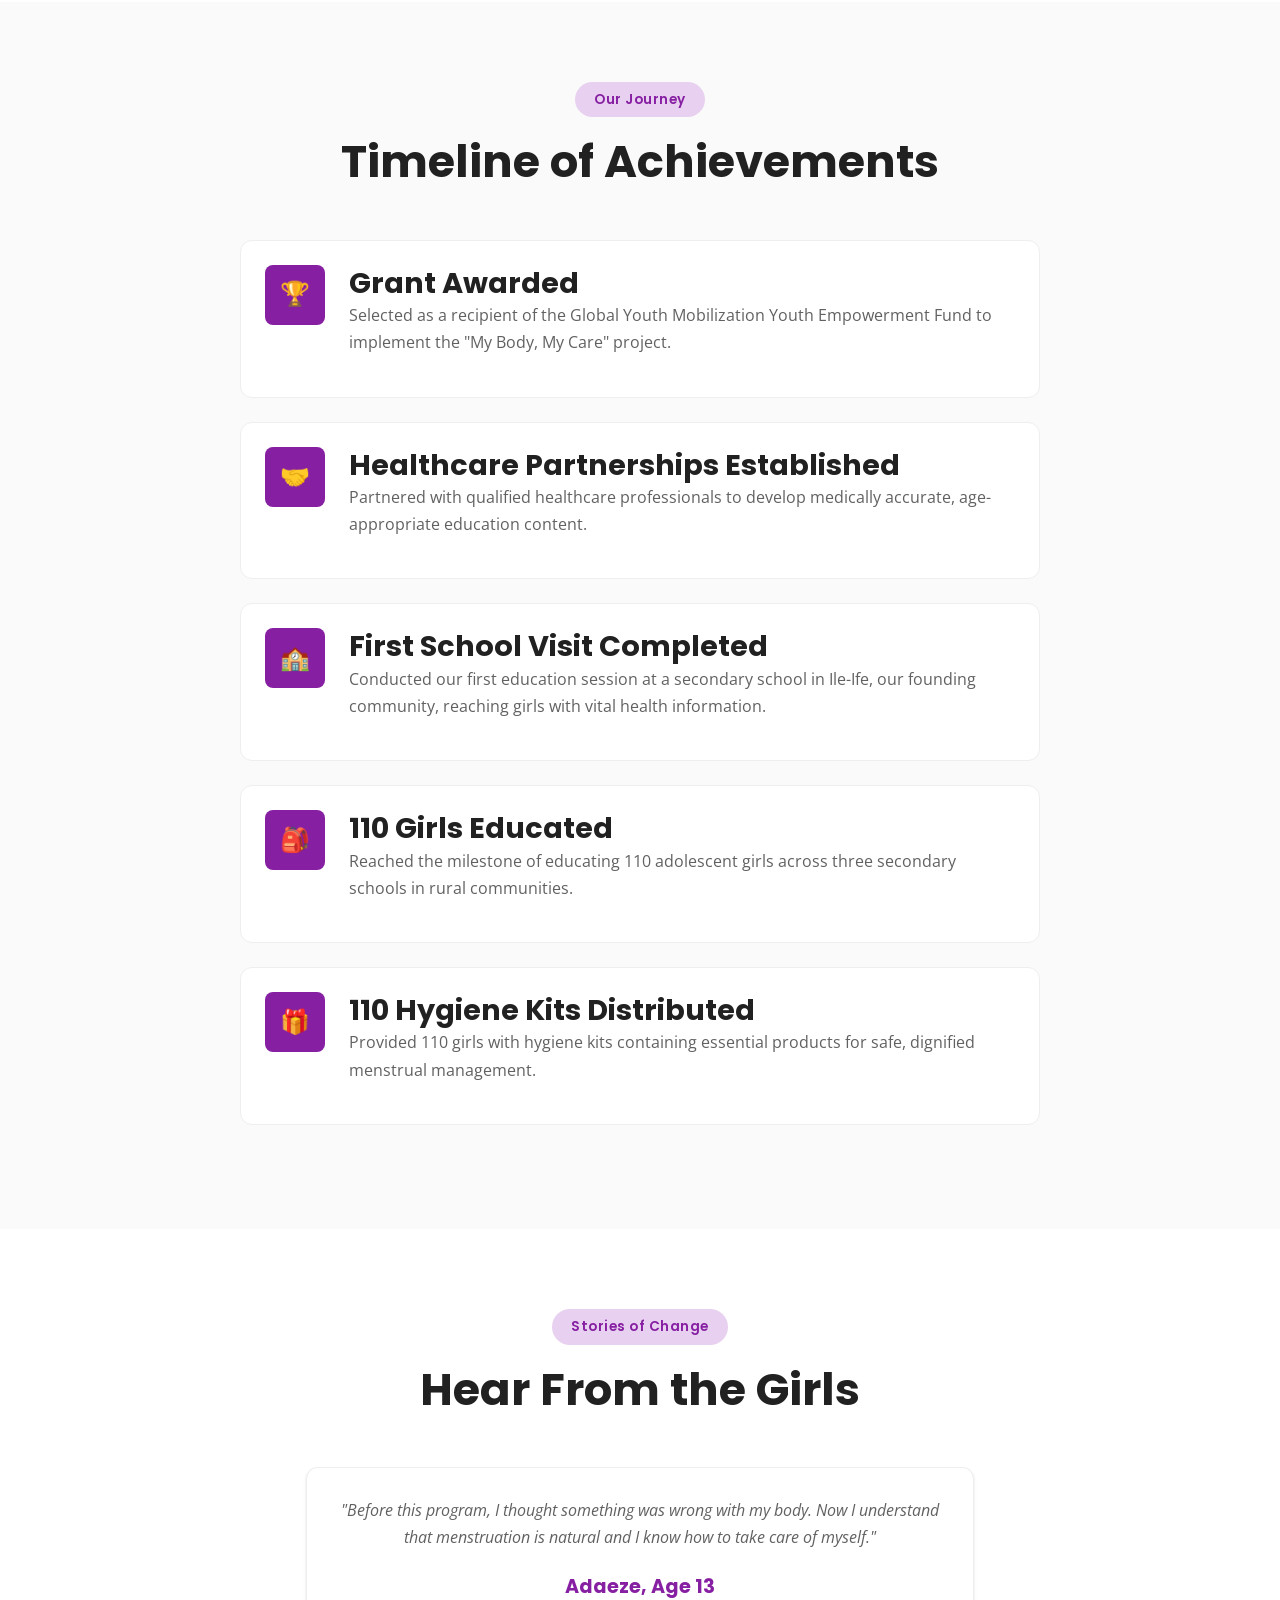
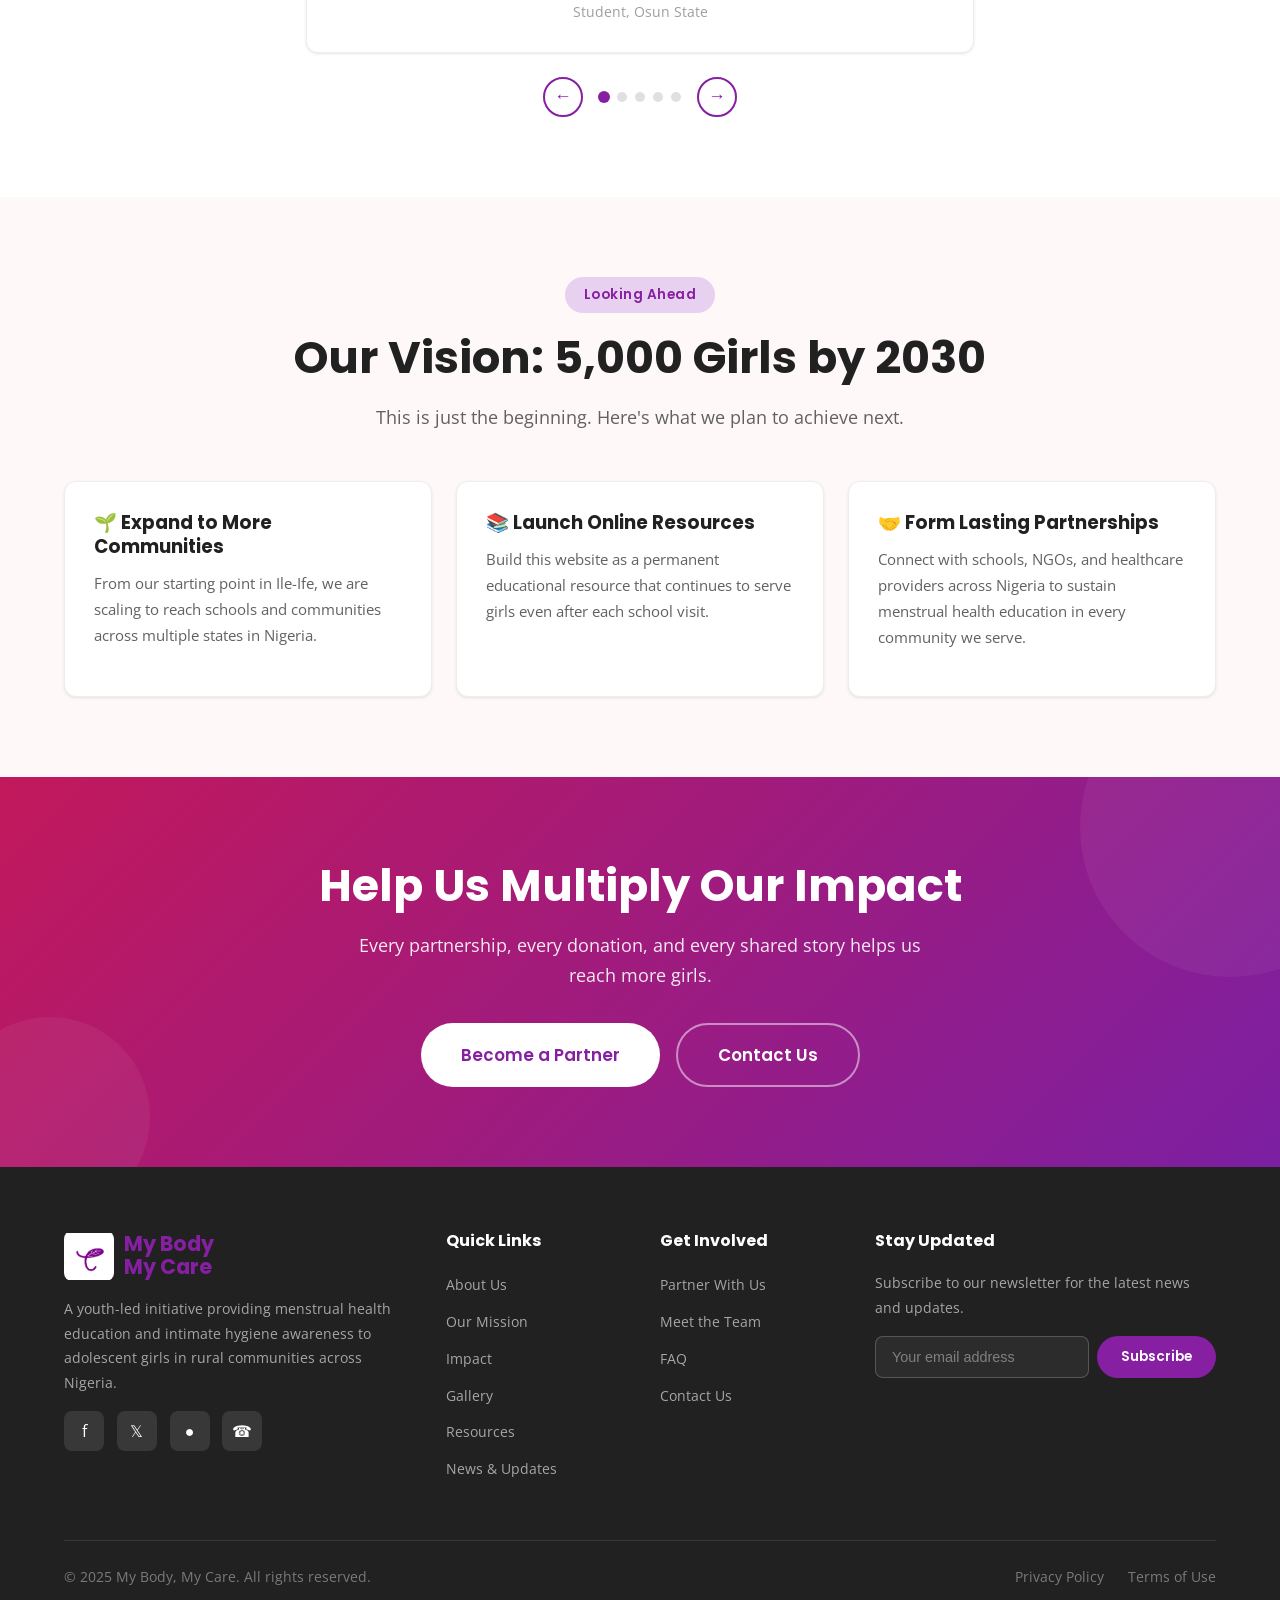
<file: impact.html>
<!DOCTYPE html>
<html lang="en">
<head>
  <meta charset="UTF-8">
  <meta name="viewport" content="width=device-width, initial-scale=1.0">
  <meta name="description" content="See the impact of My Body, My Care - statistics, achievements, and outcomes from our menstrual health education project.">
  <title>Our Impact | My Body, My Care</title>
  <link rel="preconnect" href="https://fonts.googleapis.com">
  <link rel="preconnect" href="https://fonts.gstatic.com" crossorigin>
  <link href="https://fonts.googleapis.com/css2?family=Open+Sans:wght@400;500;600;700&family=Poppins:wght@400;500;600;700;800&display=swap" rel="stylesheet">
  <link rel="stylesheet" href="css/style.css?v=5">
</head>
<body>

  <nav class="navbar scrolled" id="navbar">
    <div class="container">
      <a href="index.html" class="navbar-brand"><span class="brand-icon"><img src="images/logo.jpeg" alt="My Body My Care Logo"></span><span class="brand-text"><span class="brand-line">My Body</span><span class="brand-line">My Care</span></span></a>
      <div class="nav-links" id="navLinks">
        <a href="index.html">Home</a>
        <a href="about.html">About</a>
        <a href="mission.html">Mission</a>
        <a href="impact.html" class="active">Impact</a>
        <a href="gallery.html">Gallery</a>
        <a href="resources.html">Resources</a>
        <a href="news.html">News</a>
        <a href="team.html">Team</a>
        <a href="partners.html">Partners</a>
        <a href="faq.html">FAQ</a>
        <a href="contact.html" class="nav-cta">Contact Us</a>
      </div>
      <button class="menu-toggle" id="menuToggle" aria-label="Toggle menu"><span></span><span></span><span></span></button>
    </div>
    <div class="menu-overlay" id="menuOverlay"></div>
  </nav>

  <section class="page-hero">
    <div class="container">
      <h1>Our Impact</h1>
      <p>Measurable change, real stories, lasting impact on the lives of adolescent girls.</p>
      <div class="breadcrumb">
        <a href="index.html">Home</a>
        <span class="separator">/</span>
        <span class="current">Impact</span>
      </div>
    </div>
  </section>

  <!-- Stats -->
  <section class="stats-section">
    <div class="container">
      <div class="stats-grid">
        <div class="stat-item fade-up">
          <span class="stat-number" data-count="110">0</span>
          <span class="stat-label">Girls Educated</span>
        </div>
        <div class="stat-item fade-up">
          <span class="stat-number" data-count="110">0</span>
          <span class="stat-label">Hygiene Kits Distributed</span>
        </div>
        <div class="stat-item fade-up">
          <span class="stat-number" data-count="3">0</span>
          <span class="stat-label">Schools Visited</span>
        </div>
        <div class="stat-item fade-up">
          <span class="stat-number" data-count="1">0</span>
          <span class="stat-label">Community Reached</span>
        </div>
        <div class="stat-item fade-up">
          <span class="stat-number" data-count="2">0</span>
          <span class="stat-label">Healthcare Professionals</span>
        </div>
      </div>
    </div>
  </section>

  <!-- Key Outcomes -->
  <section class="py-section">
    <div class="container">
      <div class="section-header fade-up">
        <span class="section-badge">Key Outcomes</span>
        <h2 class="section-title">What We've Achieved</h2>
        <p class="section-subtitle">Every number represents a real girl whose life has been positively impacted.</p>
      </div>
      <div class="features-grid">
        <div class="card fade-up">
          <div class="card-body text-center">
            <div class="card-icon pink" style="margin:0 auto 1rem;font-size:2rem;">&#128218;</div>
            <h3>Knowledge Transformation</h3>
            <p>110 girls now understand menstrual cycles, proper hygiene practices, and when to seek medical help. They can distinguish facts from myths about their bodies.</p>
          </div>
        </div>
        <div class="card fade-up">
          <div class="card-body text-center">
            <div class="card-icon purple" style="margin:0 auto 1rem;font-size:2rem;">&#128170;</div>
            <h3>Increased Confidence</h3>
            <p>Girls who received education and hygiene kits report feeling more confident attending school during their periods and discussing health topics openly.</p>
          </div>
        </div>
        <div class="card fade-up">
          <div class="card-body text-center">
            <div class="card-icon green" style="margin:0 auto 1rem;font-size:2rem;">&#127979;</div>
            <h3>Reduced Absenteeism</h3>
            <p>Schools we visited report fewer absences among girls who participated in our program, keeping girls in the classroom where they belong.</p>
          </div>
        </div>
        <div class="card fade-up">
          <div class="card-body text-center">
            <div class="card-icon blue" style="margin:0 auto 1rem;font-size:2rem;">&#129657;</div>
            <h3>Healthier Practices</h3>
            <p>Girls are now practicing proper intimate hygiene, reducing their risk of preventable infections and improving their overall health and well-being.</p>
          </div>
        </div>
      </div>
    </div>
  </section>

  <!-- Timeline of Achievements -->
  <section class="py-section bg-light">
    <div class="container">
      <div class="section-header fade-up">
        <span class="section-badge">Our Journey</span>
        <h2 class="section-title">Timeline of Achievements</h2>
      </div>
      <div class="impact-timeline">
        <div class="impact-card fade-up">
          <div class="impact-number">&#127942;</div>
          <div>
            <h3>Grant Awarded</h3>
            <p>Selected as a recipient of the Global Youth Mobilization Youth Empowerment Fund to implement the "My Body, My Care" project.</p>
          </div>
        </div>
        <div class="impact-card fade-up">
          <div class="impact-number">&#129309;</div>
          <div>
            <h3>Healthcare Partnerships Established</h3>
            <p>Partnered with qualified healthcare professionals to develop medically accurate, age-appropriate education content.</p>
          </div>
        </div>
        <div class="impact-card fade-up">
          <div class="impact-number">&#127979;</div>
          <div>
            <h3>First School Visit Completed</h3>
            <p>Conducted our first education session at a secondary school in Ile-Ife, our founding community, reaching girls with vital health information.</p>
          </div>
        </div>
        <div class="impact-card fade-up">
          <div class="impact-number">&#127890;</div>
          <div>
            <h3>110 Girls Educated</h3>
            <p>Reached the milestone of educating 110 adolescent girls across three secondary schools in rural communities.</p>
          </div>
        </div>
        <div class="impact-card fade-up">
          <div class="impact-number">&#127873;</div>
          <div>
            <h3>110 Hygiene Kits Distributed</h3>
            <p>Provided 110 girls with hygiene kits containing essential products for safe, dignified menstrual management.</p>
          </div>
        </div>
      </div>
    </div>
  </section>

  <!-- Stories of Change -->
  <section class="py-section">
    <div class="container">
      <div class="section-header fade-up">
        <span class="section-badge">Stories of Change</span>
        <h2 class="section-title">Hear From the Girls</h2>
      </div>
      <div class="testimonial-carousel" id="testimonialCarousel">
        <div class="testimonial-track" id="testimonialTrack">
          <div class="testimonial-slide">
            <div class="card">
              <div class="card-body text-center">
                <p style="font-style:italic;font-size:1rem;margin-bottom:1.5rem;">"Before this program, I thought something was wrong with my body. Now I understand that menstruation is natural and I know how to take care of myself."</p>
                <h4 style="color:var(--primary);">Adaeze, Age 13</h4>
                <p style="font-size:0.85rem;color:var(--gray-500);margin:0;">Student, Osun State</p>
              </div>
            </div>
          </div>
          <div class="testimonial-slide">
            <div class="card">
              <div class="card-body text-center">
                <p style="font-style:italic;font-size:1rem;margin-bottom:1.5rem;">"I used to miss school every month because of my period. The hygiene kit and the lessons have changed everything. I now feel confident and prepared."</p>
                <h4 style="color:var(--primary);">Blessing, Age 15</h4>
                <p style="font-size:0.85rem;color:var(--gray-500);margin:0;">Student, Ile-Ife</p>
              </div>
            </div>
          </div>
          <div class="testimonial-slide">
            <div class="card">
              <div class="card-body text-center">
                <p style="font-style:italic;font-size:1rem;margin-bottom:1.5rem;">"The team taught us things nobody else would talk about. I even taught my younger sister what I learned. Thank you, My Body, My Care!"</p>
                <h4 style="color:var(--primary);">Folake, Age 14</h4>
                <p style="font-size:0.85rem;color:var(--gray-500);margin:0;">Student, Osun State</p>
              </div>
            </div>
          </div>
          <div class="testimonial-slide">
            <div class="card">
              <div class="card-body text-center">
                <p style="font-style:italic;font-size:1rem;margin-bottom:1.5rem;">"Before now, I was ashamed to ask questions about my body. The healthcare workers made us feel safe and comfortable. I learned so much."</p>
                <h4 style="color:var(--primary);">Chidinma, Age 16</h4>
                <p style="font-size:0.85rem;color:var(--gray-500);margin:0;">Student, Ile-Ife</p>
              </div>
            </div>
          </div>
          <div class="testimonial-slide">
            <div class="card">
              <div class="card-body text-center">
                <p style="font-style:italic;font-size:1rem;margin-bottom:1.5rem;">"I never knew there were proper ways to manage hygiene during my period. The kit they gave me had everything I needed. I feel like a new person."</p>
                <h4 style="color:var(--primary);">Amina, Age 12</h4>
                <p style="font-size:0.85rem;color:var(--gray-500);margin:0;">Student, Osun State</p>
              </div>
            </div>
          </div>
        </div>
        <div class="testimonial-controls">
          <button class="testimonial-btn" id="testimonialPrev" aria-label="Previous">&#8592;</button>
          <div class="testimonial-dots" id="testimonialDots"></div>
          <button class="testimonial-btn" id="testimonialNext" aria-label="Next">&#8594;</button>
        </div>
      </div>
    </div>
  </section>

  <!-- Future Goals -->
  <section class="py-section bg-pink">
    <div class="container">
      <div class="section-header fade-up">
        <span class="section-badge">Looking Ahead</span>
        <h2 class="section-title">Our Vision: 5,000 Girls by 2030</h2>
        <p class="section-subtitle">This is just the beginning. Here's what we plan to achieve next.</p>
      </div>
      <div class="features-grid">
        <div class="card fade-up">
          <div class="card-body">
            <h3>&#127793; Expand to More Communities</h3>
            <p>From our starting point in Ile-Ife, we are scaling to reach schools and communities across multiple states in Nigeria.</p>
          </div>
        </div>
        <div class="card fade-up">
          <div class="card-body">
            <h3>&#128218; Launch Online Resources</h3>
            <p>Build this website as a permanent educational resource that continues to serve girls even after each school visit.</p>
          </div>
        </div>
        <div class="card fade-up">
          <div class="card-body">
            <h3>&#129309; Form Lasting Partnerships</h3>
            <p>Connect with schools, NGOs, and healthcare providers across Nigeria to sustain menstrual health education in every community we serve.</p>
          </div>
        </div>
      </div>
    </div>
  </section>

  <!-- CTA -->
  <section class="cta-section">
    <div class="container">
      <h2 class="fade-up">Help Us Multiply Our Impact</h2>
      <p class="fade-up">Every partnership, every donation, and every shared story helps us reach more girls.</p>
      <div class="cta-buttons fade-up">
        <a href="partners.html" class="btn btn-white btn-lg">Become a Partner</a>
        <a href="contact.html" class="btn btn-outline btn-lg" style="border-color:rgba(255,255,255,0.5);color:#fff;">Contact Us</a>
      </div>
    </div>
  </section>

  <footer class="footer">
    <div class="container">
      <div class="footer-grid">
        <div>
          <div class="footer-brand"><span class="brand-icon"><img src="images/logo.jpeg" alt="My Body My Care Logo"></span><span class="brand-text"><span class="brand-line">My Body</span><span class="brand-line">My Care</span></span></div>
          <p>A youth-led initiative providing menstrual health education and intimate hygiene awareness to adolescent girls in rural communities across Nigeria.</p>
          <div class="footer-social">
            <a href="#" aria-label="Facebook">&#102;</a>
            <a href="#" aria-label="Twitter">&#120143;</a>
            <a href="#" aria-label="Instagram">&#9679;</a>
            <a href="#" aria-label="WhatsApp">&#9742;</a>
          </div>
        </div>
        <div>
          <h4>Quick Links</h4>
          <ul class="footer-links">
            <li><a href="about.html">About Us</a></li>
            <li><a href="mission.html">Our Mission</a></li>
            <li><a href="impact.html">Impact</a></li>
            <li><a href="gallery.html">Gallery</a></li>
            <li><a href="resources.html">Resources</a></li>
            <li><a href="news.html">News & Updates</a></li>
          </ul>
        </div>
        <div>
          <h4>Get Involved</h4>
          <ul class="footer-links">
            <li><a href="partners.html">Partner With Us</a></li>
            <li><a href="team.html">Meet the Team</a></li>
            <li><a href="faq.html">FAQ</a></li>
            <li><a href="contact.html">Contact Us</a></li>
          </ul>
        </div>
        <div class="footer-newsletter">
          <h4>Stay Updated</h4>
          <p>Subscribe to our newsletter for the latest news and updates.</p>
          <form class="newsletter-form" onsubmit="event.preventDefault();alert('Thank you for subscribing!');">
            <input type="email" placeholder="Your email address" required>
            <button type="submit" class="btn btn-primary btn-sm">Subscribe</button>
          </form>
        </div>
      </div>
      <div class="footer-bottom">
        <span>&copy; 2025 My Body, My Care. All rights reserved.</span>
        <div class="footer-bottom-links">
          <a href="#">Privacy Policy</a>
          <a href="#">Terms of Use</a>
        </div>
      </div>
    </div>
  </footer>

  <button class="back-to-top" id="backToTop" aria-label="Back to top">&#8593;</button>
  <script src="js/main.js"></script>
</body>
</html>
</file>
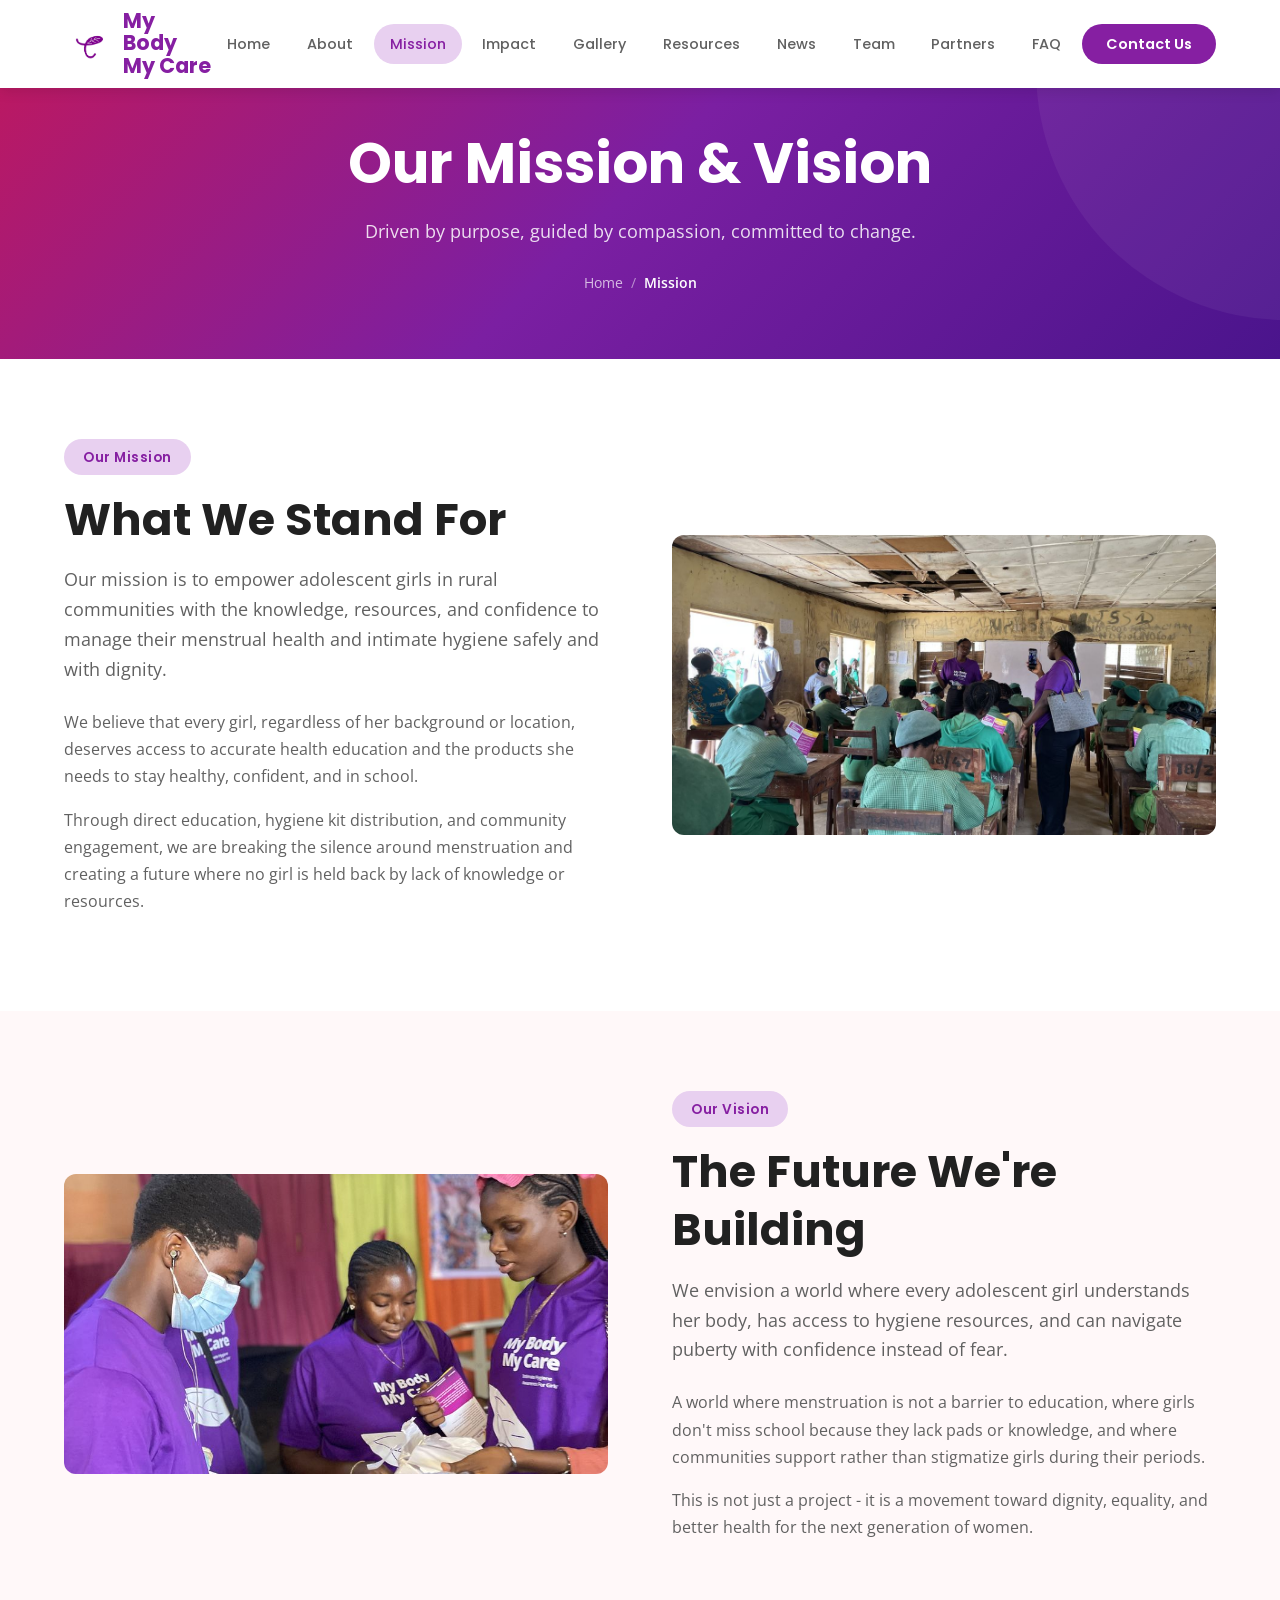
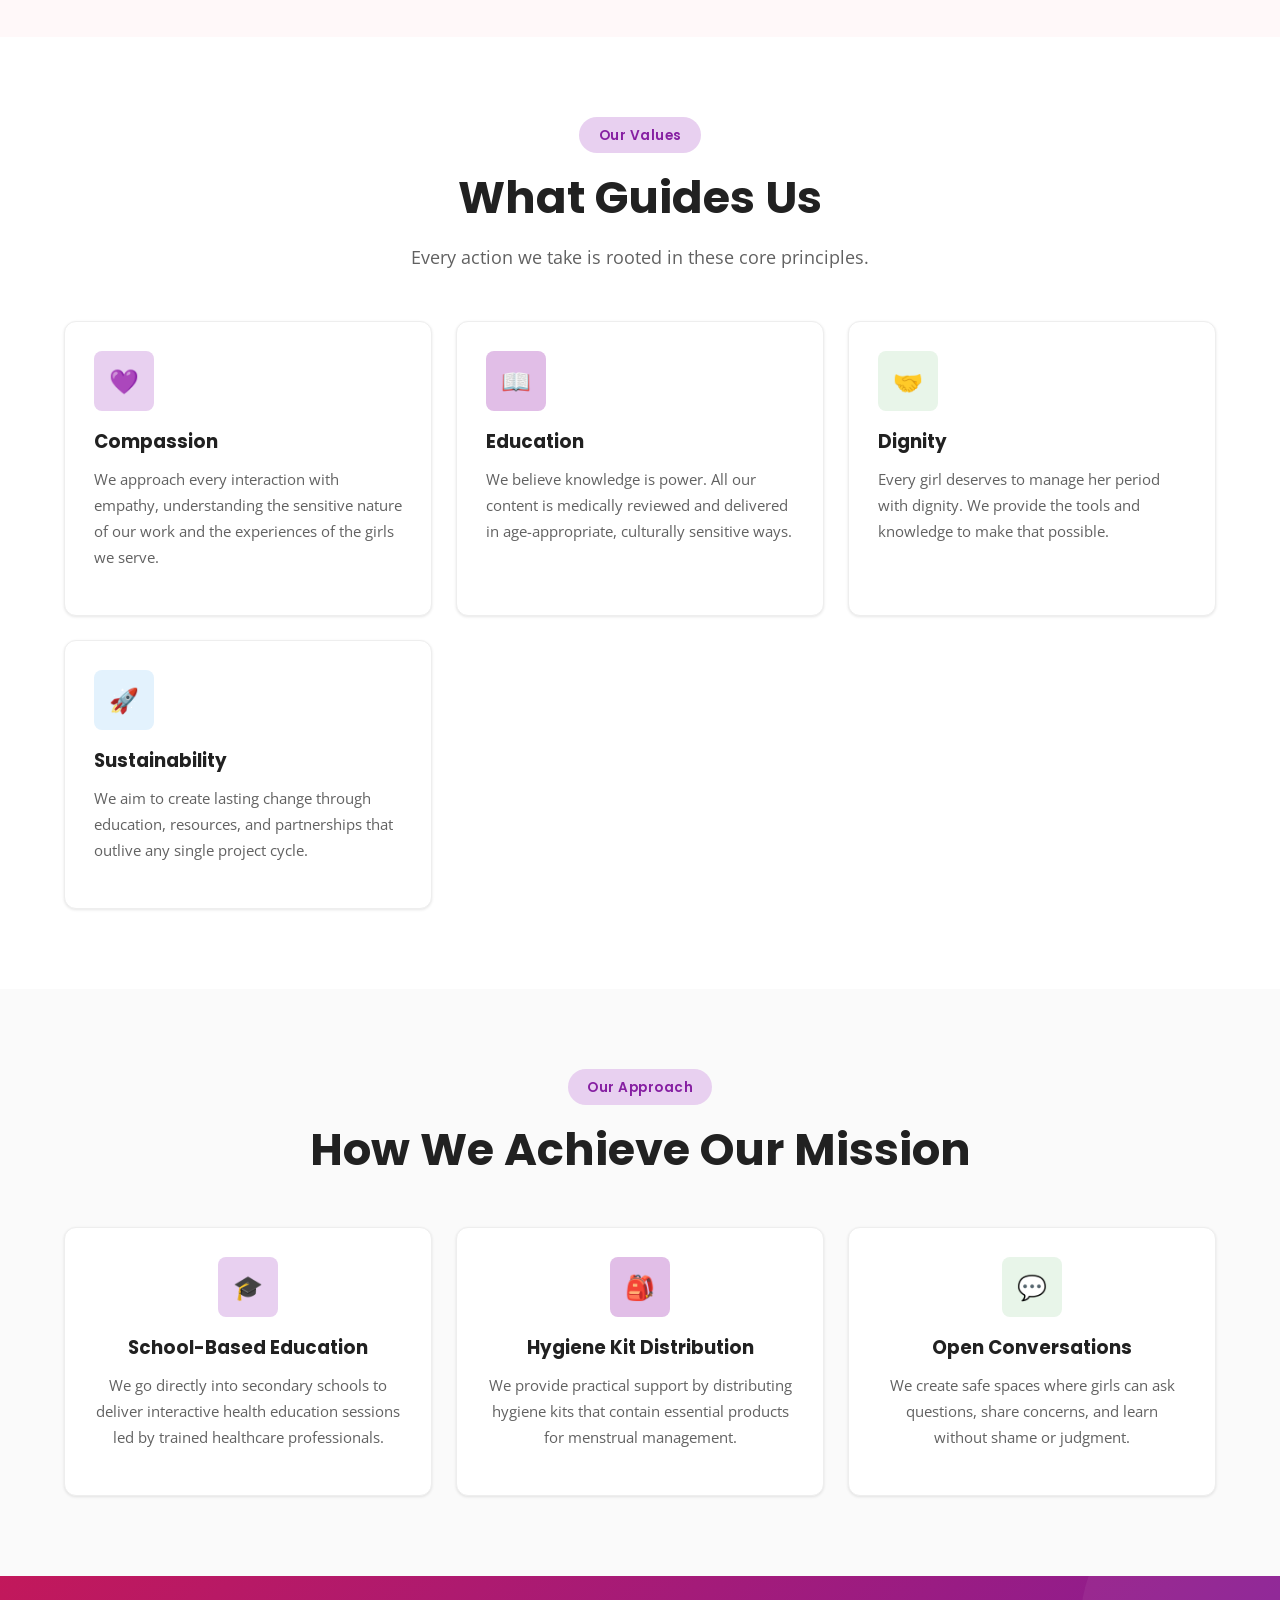
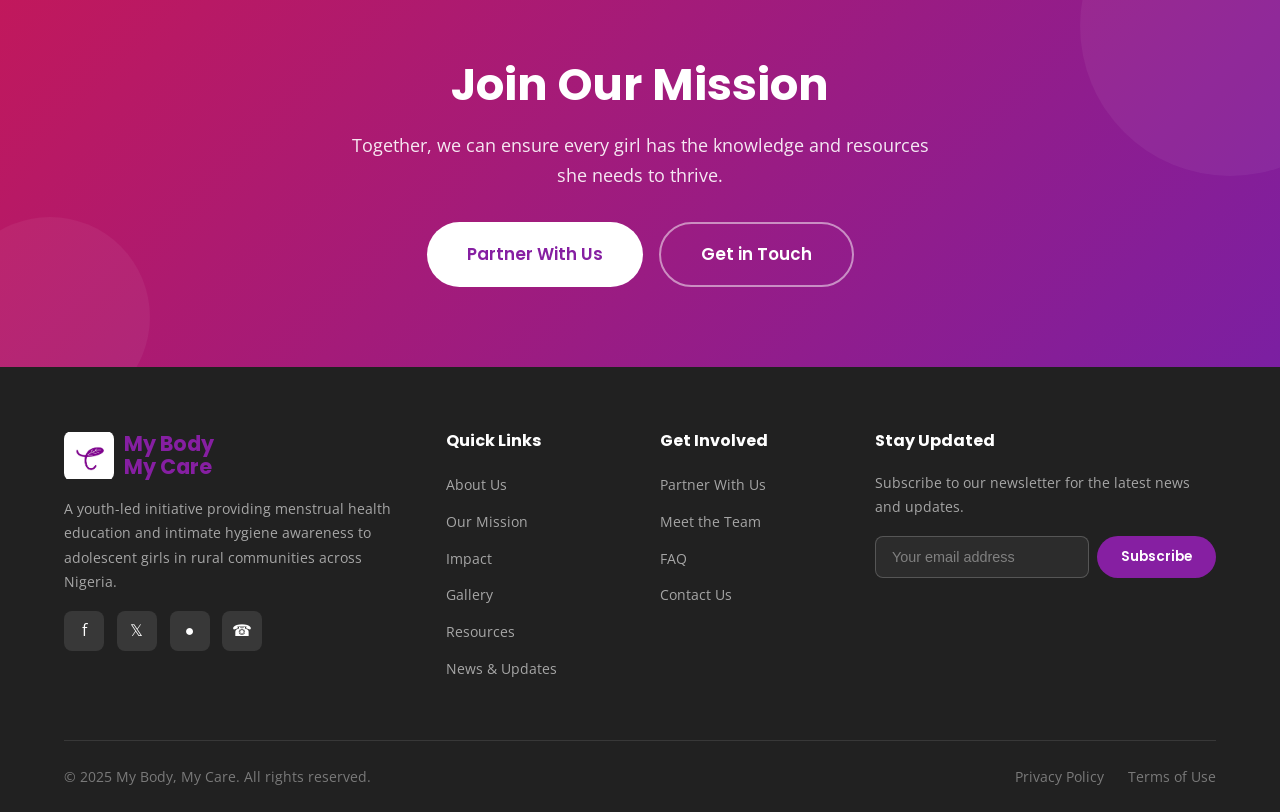
<file: mission.html>
<!DOCTYPE html>
<html lang="en">
<head>
  <meta charset="UTF-8">
  <meta name="viewport" content="width=device-width, initial-scale=1.0">
  <meta name="description" content="Our mission and vision for empowering adolescent girls with menstrual health education in Nigeria.">
  <title>Our Mission | My Body, My Care</title>
  <link rel="preconnect" href="https://fonts.googleapis.com">
  <link rel="preconnect" href="https://fonts.gstatic.com" crossorigin>
  <link href="https://fonts.googleapis.com/css2?family=Open+Sans:wght@400;500;600;700&family=Poppins:wght@400;500;600;700;800&display=swap" rel="stylesheet">
  <link rel="stylesheet" href="css/style.css?v=5">
</head>
<body>

  <!-- Navigation -->
  <nav class="navbar scrolled" id="navbar">
    <div class="container">
      <a href="index.html" class="navbar-brand"><span class="brand-icon"><img src="images/logo.jpeg" alt="My Body My Care Logo"></span><span class="brand-text"><span class="brand-line">My Body</span><span class="brand-line">My Care</span></span></a>
      <div class="nav-links" id="navLinks">
        <a href="index.html">Home</a>
        <a href="about.html">About</a>
        <a href="mission.html" class="active">Mission</a>
        <a href="impact.html">Impact</a>
        <a href="gallery.html">Gallery</a>
        <a href="resources.html">Resources</a>
        <a href="news.html">News</a>
        <a href="team.html">Team</a>
        <a href="partners.html">Partners</a>
        <a href="faq.html">FAQ</a>
        <a href="contact.html" class="nav-cta">Contact Us</a>
      </div>
      <button class="menu-toggle" id="menuToggle" aria-label="Toggle menu"><span></span><span></span><span></span></button>
    </div>
    <div class="menu-overlay" id="menuOverlay"></div>
  </nav>

  <!-- Page Hero -->
  <section class="page-hero">
    <div class="container">
      <h1>Our Mission & Vision</h1>
      <p>Driven by purpose, guided by compassion, committed to change.</p>
      <div class="breadcrumb">
        <a href="index.html">Home</a>
        <span class="separator">/</span>
        <span class="current">Mission</span>
      </div>
    </div>
  </section>

  <!-- Mission & Vision -->
  <section class="py-section">
    <div class="container">
      <div class="about-grid">
        <div class="about-content fade-up">
          <span class="section-badge">Our Mission</span>
          <h2>What We Stand For</h2>
          <p class="lead">Our mission is to empower adolescent girls in rural communities with the knowledge, resources, and confidence to manage their menstrual health and intimate hygiene safely and with dignity.</p>
          <p>We believe that every girl, regardless of her background or location, deserves access to accurate health education and the products she needs to stay healthy, confident, and in school.</p>
          <p>Through direct education, hygiene kit distribution, and community engagement, we are breaking the silence around menstruation and creating a future where no girl is held back by lack of knowledge or resources.</p>
        </div>
        <div class="about-image fade-up">
          <img src="images/IMG_1191.jpg" alt="Our mission in action" style="width:100%;height:300px;object-fit:cover;border-radius:var(--radius-md);">
        </div>
      </div>
    </div>
  </section>

  <!-- Vision -->
  <section class="py-section bg-pink">
    <div class="container">
      <div class="about-grid" style="direction:rtl;">
        <div class="about-content fade-up" style="direction:ltr;">
          <span class="section-badge">Our Vision</span>
          <h2>The Future We're Building</h2>
          <p class="lead">We envision a world where every adolescent girl understands her body, has access to hygiene resources, and can navigate puberty with confidence instead of fear.</p>
          <p>A world where menstruation is not a barrier to education, where girls don't miss school because they lack pads or knowledge, and where communities support rather than stigmatize girls during their periods.</p>
          <p>This is not just a project - it is a movement toward dignity, equality, and better health for the next generation of women.</p>
        </div>
        <div class="about-image fade-up" style="direction:ltr;">
          <img src="images/IMG_2022.jpg" alt="Our vision for the future" style="width:100%;height:300px;object-fit:cover;border-radius:var(--radius-md);">
        </div>
      </div>
    </div>
  </section>

  <!-- Core Values -->
  <section class="py-section">
    <div class="container">
      <div class="section-header fade-up">
        <span class="section-badge">Our Values</span>
        <h2 class="section-title">What Guides Us</h2>
        <p class="section-subtitle">Every action we take is rooted in these core principles.</p>
      </div>
      <div class="features-grid">
        <div class="card fade-up">
          <div class="card-body">
            <div class="card-icon pink">&#128156;</div>
            <h3>Compassion</h3>
            <p>We approach every interaction with empathy, understanding the sensitive nature of our work and the experiences of the girls we serve.</p>
          </div>
        </div>
        <div class="card fade-up">
          <div class="card-body">
            <div class="card-icon purple">&#128214;</div>
            <h3>Education</h3>
            <p>We believe knowledge is power. All our content is medically reviewed and delivered in age-appropriate, culturally sensitive ways.</p>
          </div>
        </div>
        <div class="card fade-up">
          <div class="card-body">
            <div class="card-icon green">&#129309;</div>
            <h3>Dignity</h3>
            <p>Every girl deserves to manage her period with dignity. We provide the tools and knowledge to make that possible.</p>
          </div>
        </div>
        <div class="card fade-up">
          <div class="card-body">
            <div class="card-icon blue">&#128640;</div>
            <h3>Sustainability</h3>
            <p>We aim to create lasting change through education, resources, and partnerships that outlive any single project cycle.</p>
          </div>
        </div>
      </div>
    </div>
  </section>

  <!-- Approach -->
  <section class="py-section bg-light">
    <div class="container">
      <div class="section-header fade-up">
        <span class="section-badge">Our Approach</span>
        <h2 class="section-title">How We Achieve Our Mission</h2>
      </div>
      <div class="features-grid">
        <div class="card fade-up">
          <div class="card-body text-center">
            <div class="card-icon pink" style="margin:0 auto 1.2rem;">&#127891;</div>
            <h3>School-Based Education</h3>
            <p>We go directly into secondary schools to deliver interactive health education sessions led by trained healthcare professionals.</p>
          </div>
        </div>
        <div class="card fade-up">
          <div class="card-body text-center">
            <div class="card-icon purple" style="margin:0 auto 1.2rem;">&#127890;</div>
            <h3>Hygiene Kit Distribution</h3>
            <p>We provide practical support by distributing hygiene kits that contain essential products for menstrual management.</p>
          </div>
        </div>
        <div class="card fade-up">
          <div class="card-body text-center">
            <div class="card-icon green" style="margin:0 auto 1.2rem;">&#128172;</div>
            <h3>Open Conversations</h3>
            <p>We create safe spaces where girls can ask questions, share concerns, and learn without shame or judgment.</p>
          </div>
        </div>
      </div>
    </div>
  </section>

  <!-- CTA -->
  <section class="cta-section">
    <div class="container">
      <h2 class="fade-up">Join Our Mission</h2>
      <p class="fade-up">Together, we can ensure every girl has the knowledge and resources she needs to thrive.</p>
      <div class="cta-buttons fade-up">
        <a href="partners.html" class="btn btn-white btn-lg">Partner With Us</a>
        <a href="contact.html" class="btn btn-outline btn-lg" style="border-color:rgba(255,255,255,0.5);color:#fff;">Get in Touch</a>
      </div>
    </div>
  </section>

  <!-- Footer -->
  <footer class="footer">
    <div class="container">
      <div class="footer-grid">
        <div>
          <div class="footer-brand"><span class="brand-icon"><img src="images/logo.jpeg" alt="My Body My Care Logo"></span><span class="brand-text"><span class="brand-line">My Body</span><span class="brand-line">My Care</span></span></div>
          <p>A youth-led initiative providing menstrual health education and intimate hygiene awareness to adolescent girls in rural communities across Nigeria.</p>
          <div class="footer-social">
            <a href="#" aria-label="Facebook">&#102;</a>
            <a href="#" aria-label="Twitter">&#120143;</a>
            <a href="#" aria-label="Instagram">&#9679;</a>
            <a href="#" aria-label="WhatsApp">&#9742;</a>
          </div>
        </div>
        <div>
          <h4>Quick Links</h4>
          <ul class="footer-links">
            <li><a href="about.html">About Us</a></li>
            <li><a href="mission.html">Our Mission</a></li>
            <li><a href="impact.html">Impact</a></li>
            <li><a href="gallery.html">Gallery</a></li>
            <li><a href="resources.html">Resources</a></li>
            <li><a href="news.html">News & Updates</a></li>
          </ul>
        </div>
        <div>
          <h4>Get Involved</h4>
          <ul class="footer-links">
            <li><a href="partners.html">Partner With Us</a></li>
            <li><a href="team.html">Meet the Team</a></li>
            <li><a href="faq.html">FAQ</a></li>
            <li><a href="contact.html">Contact Us</a></li>
          </ul>
        </div>
        <div class="footer-newsletter">
          <h4>Stay Updated</h4>
          <p>Subscribe to our newsletter for the latest news and updates.</p>
          <form class="newsletter-form" onsubmit="event.preventDefault();alert('Thank you for subscribing!');">
            <input type="email" placeholder="Your email address" required>
            <button type="submit" class="btn btn-primary btn-sm">Subscribe</button>
          </form>
        </div>
      </div>
      <div class="footer-bottom">
        <span>&copy; 2025 My Body, My Care. All rights reserved.</span>
        <div class="footer-bottom-links">
          <a href="#">Privacy Policy</a>
          <a href="#">Terms of Use</a>
        </div>
      </div>
    </div>
  </footer>

  <button class="back-to-top" id="backToTop" aria-label="Back to top">&#8593;</button>
  <script src="js/main.js"></script>
</body>
</html>
</file>
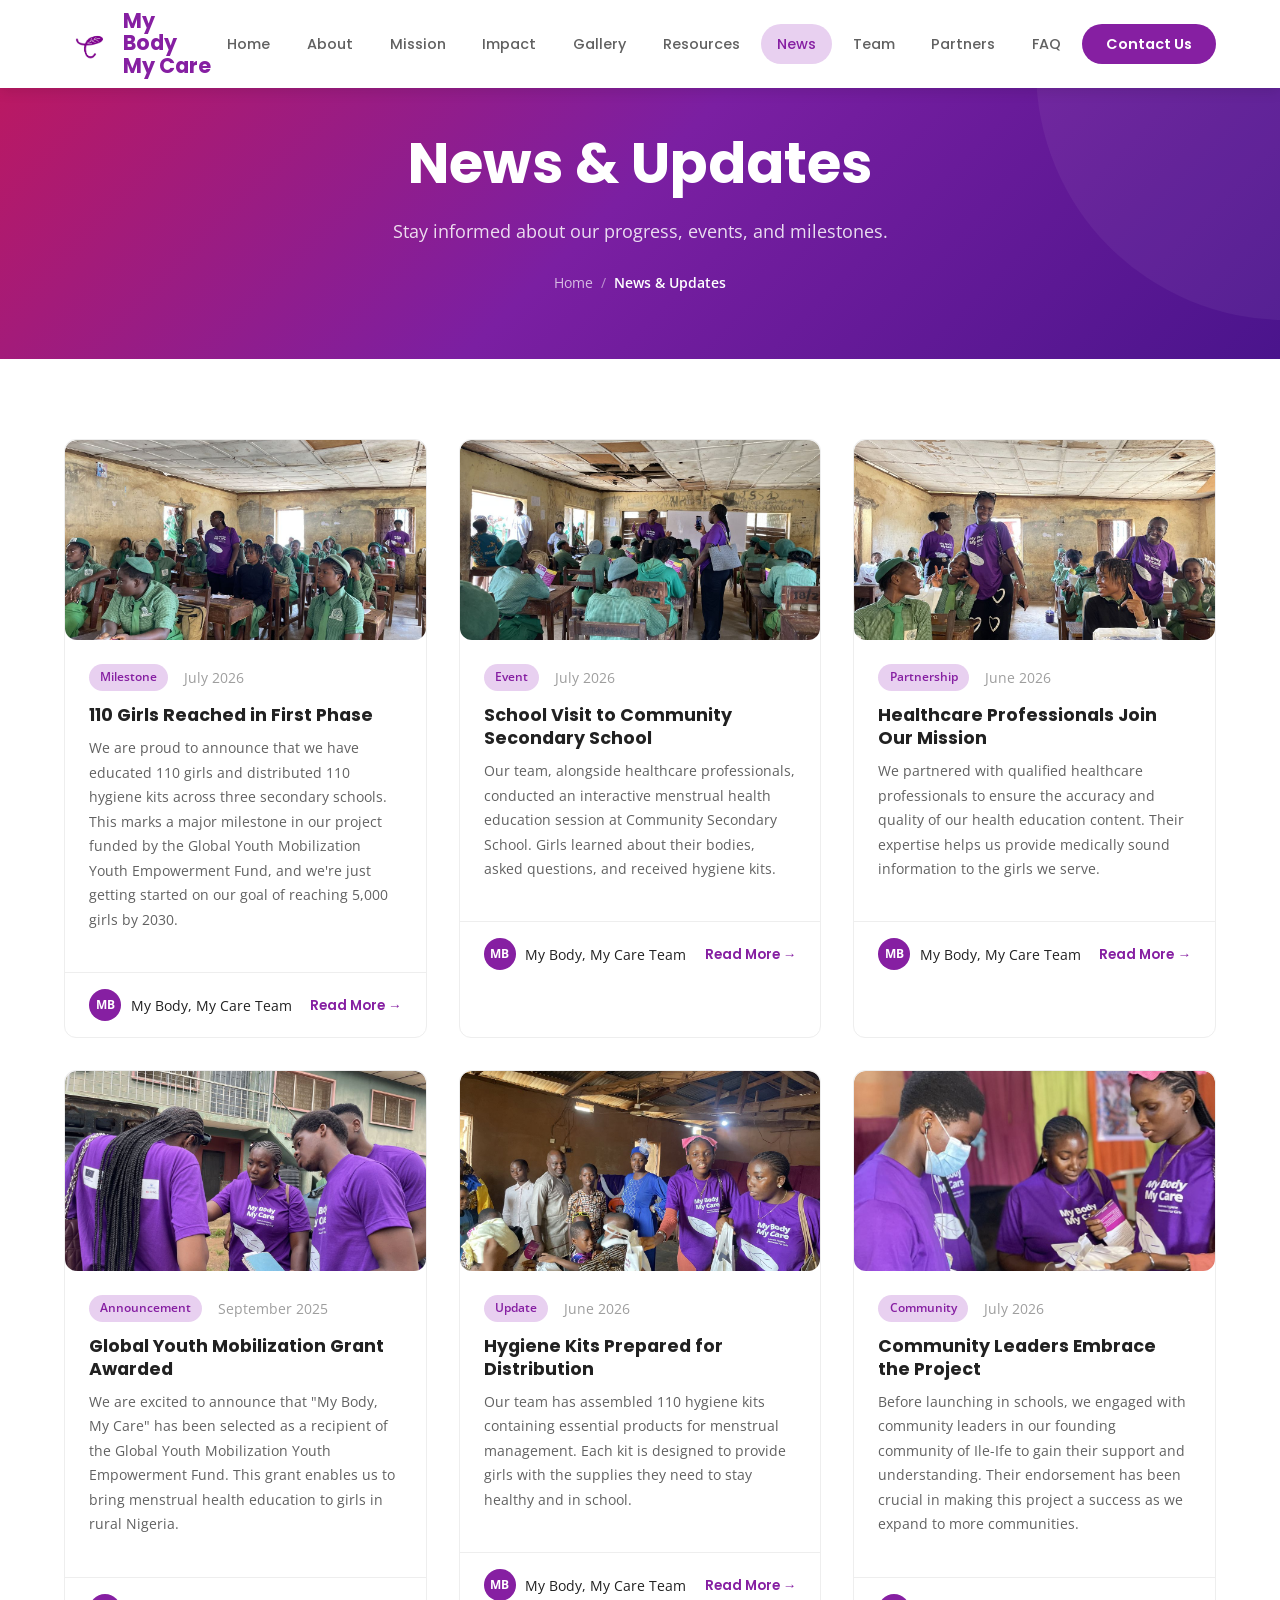
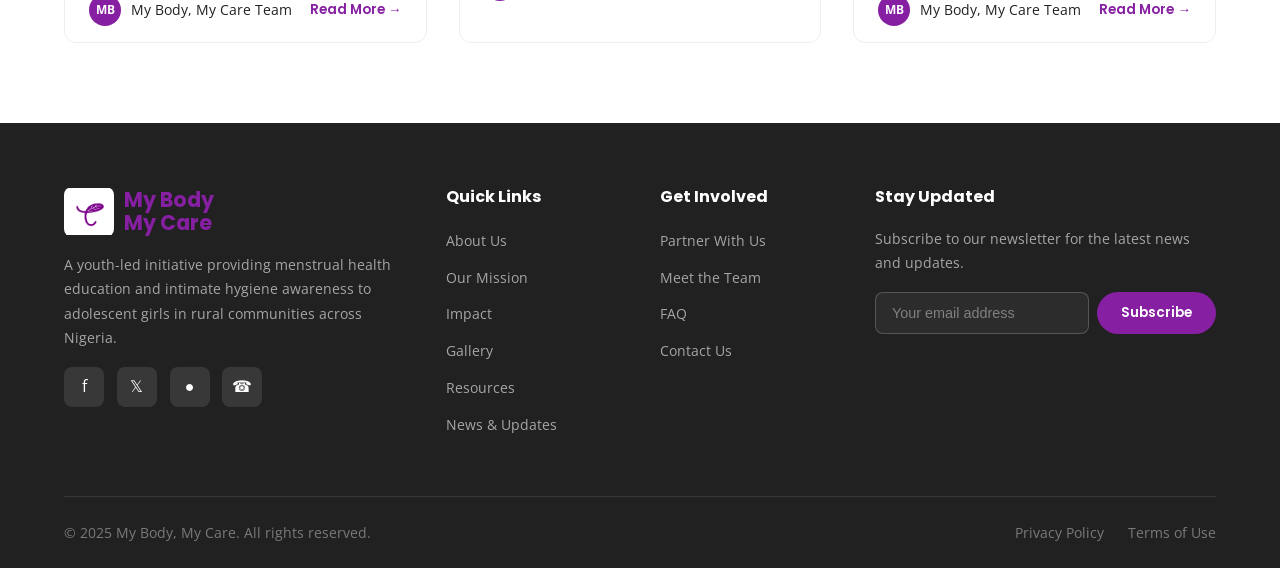
<file: news.html>
<!DOCTYPE html>
<html lang="en">
<head>
  <meta charset="UTF-8">
  <meta name="viewport" content="width=device-width, initial-scale=1.0">
  <meta name="description" content="Latest news, updates, and blog posts from the My Body, My Care project.">
  <title>News & Updates | My Body, My Care</title>
  <link rel="preconnect" href="https://fonts.googleapis.com">
  <link rel="preconnect" href="https://fonts.gstatic.com" crossorigin>
  <link href="https://fonts.googleapis.com/css2?family=Open+Sans:wght@400;500;600;700&family=Poppins:wght@400;500;600;700;800&display=swap" rel="stylesheet">
  <link rel="stylesheet" href="css/style.css?v=5">
</head>
<body>

  <nav class="navbar scrolled" id="navbar">
    <div class="container">
      <a href="index.html" class="navbar-brand"><span class="brand-icon"><img src="images/logo.jpeg" alt="My Body My Care Logo"></span><span class="brand-text"><span class="brand-line">My Body</span><span class="brand-line">My Care</span></span></a>
      <div class="nav-links" id="navLinks">
        <a href="index.html">Home</a>
        <a href="about.html">About</a>
        <a href="mission.html">Mission</a>
        <a href="impact.html">Impact</a>
        <a href="gallery.html">Gallery</a>
        <a href="resources.html">Resources</a>
        <a href="news.html" class="active">News</a>
        <a href="team.html">Team</a>
        <a href="partners.html">Partners</a>
        <a href="faq.html">FAQ</a>
        <a href="contact.html" class="nav-cta">Contact Us</a>
      </div>
      <button class="menu-toggle" id="menuToggle" aria-label="Toggle menu"><span></span><span></span><span></span></button>
    </div>
    <div class="menu-overlay" id="menuOverlay"></div>
  </nav>

  <section class="page-hero">
    <div class="container">
      <h1>News & Updates</h1>
      <p>Stay informed about our progress, events, and milestones.</p>
      <div class="breadcrumb">
        <a href="index.html">Home</a>
        <span class="separator">/</span>
        <span class="current">News & Updates</span>
      </div>
    </div>
  </section>

  <!-- Blog Posts -->
  <section class="py-section">
    <div class="container">
      <div class="blog-grid" id="blogGrid">

        <!-- Post 1 -->
        <article class="blog-card fade-up">
          <div class="blog-image">
            <img src="images/IMG_1237.jpg" alt="110 girls reached" style="width:100%;height:200px;object-fit:cover;border-radius:var(--radius-md);">
          </div>
          <div class="blog-body">
            <div class="blog-meta">
              <span class="blog-tag">Milestone</span>
              <span>July 2026</span>
            </div>
            <h3><a href="#">110 Girls Reached in First Phase</a></h3>
            <p>We are proud to announce that we have educated 110 girls and distributed 110 hygiene kits across three secondary schools. This marks a major milestone in our project funded by the Global Youth Mobilization Youth Empowerment Fund, and we're just getting started on our goal of reaching 5,000 girls by 2030.</p>
            <div class="blog-full">
              <p>The sessions covered menstrual health, intimate hygiene practices, and body confidence. Each girl received a hygiene kit containing sanitary pads, soap, wipes, and educational materials in both English and Yoruba.</p>
              <p>Healthcare professionals from OAUTHC were present to answer medical questions and provide expert guidance. Schools visited include Community Secondary School, and two others in the Ile-Ife area.</p>
              <p>"This is just the beginning," said project lead Ajisefini Precious Boluwatife. "Our vision is to reach 5,000 girls across Nigeria by 2030, and this first phase proves that the model works and the need is real."</p>
            </div>
          </div>
          <div class="blog-footer">
            <div class="blog-author">
              <span class="blog-author-avatar">MB</span>
              <span>My Body, My Care Team</span>
            </div>
            <a href="javascript:void(0)" class="read-more" onclick="togglePost(this)">Read More &#8594;</a>
          </div>
        </article>

        <!-- Post 2 -->
        <article class="blog-card fade-up">
          <div class="blog-image">
            <img src="images/IMG_1191.jpg" alt="School visit education session" style="width:100%;height:200px;object-fit:cover;border-radius:var(--radius-md);">
          </div>
          <div class="blog-body">
            <div class="blog-meta">
              <span class="blog-tag">Event</span>
              <span>July 2026</span>
            </div>
            <h3><a href="#">School Visit to Community Secondary School</a></h3>
            <p>Our team, alongside healthcare professionals, conducted an interactive menstrual health education session at Community Secondary School. Girls learned about their bodies, asked questions, and received hygiene kits.</p>
            <div class="blog-full">
              <p>The session began with an overview of the menstrual cycle, followed by a practical demonstration on proper hygiene practices. Girls were encouraged to ask questions in a safe, judgment-free environment.</p>
              <p>Many of the students shared that they had never received this kind of education before. Some had been using unsafe methods during their periods, while others had missed school out of fear and shame.</p>
              <p>By the end of the session, each student received a hygiene kit and a printed educational booklet they could take home and share with their families.</p>
            </div>
          </div>
          <div class="blog-footer">
            <div class="blog-author">
              <span class="blog-author-avatar">MB</span>
              <span>My Body, My Care Team</span>
            </div>
            <a href="javascript:void(0)" class="read-more" onclick="togglePost(this)">Read More &#8594;</a>
          </div>
        </article>

        <!-- Post 3 -->
        <article class="blog-card fade-up">
          <div class="blog-image">
            <img src="images/IMG_1356.jpg" alt="Healthcare professionals" style="width:100%;height:200px;object-fit:cover;border-radius:var(--radius-md);">
          </div>
          <div class="blog-body">
            <div class="blog-meta">
              <span class="blog-tag">Partnership</span>
              <span>June 2026</span>
            </div>
            <h3><a href="#">Healthcare Professionals Join Our Mission</a></h3>
            <p>We partnered with qualified healthcare professionals to ensure the accuracy and quality of our health education content. Their expertise helps us provide medically sound information to the girls we serve.</p>
            <div class="blog-full">
              <p>Our healthcare partners include nurses and medical practitioners from the Obafemi Awolowo University Teaching Hospitals Complex (OAUTHC). They reviewed all our educational materials and participated in school visits to answer questions directly.</p>
              <p>"Having real healthcare professionals in the room changes everything," said one school administrator. "The girls trust them, and the information they receive is accurate and reliable."</p>
              <p>This partnership ensures that every piece of advice, every hygiene tip, and every educational resource we provide is backed by medical expertise.</p>
            </div>
          </div>
          <div class="blog-footer">
            <div class="blog-author">
              <span class="blog-author-avatar">MB</span>
              <span>My Body, My Care Team</span>
            </div>
            <a href="javascript:void(0)" class="read-more" onclick="togglePost(this)">Read More &#8594;</a>
          </div>
        </article>

        <!-- Post 4 -->
        <article class="blog-card fade-up">
          <div class="blog-image">
            <img src="images/IMG_1125.jpg" alt="Grant awarded" style="width:100%;height:200px;object-fit:cover;border-radius:var(--radius-md);">
          </div>
          <div class="blog-body">
            <div class="blog-meta">
              <span class="blog-tag">Announcement</span>
              <span>September 2025</span>
            </div>
            <h3><a href="#">Global Youth Mobilization Grant Awarded</a></h3>
            <p>We are excited to announce that "My Body, My Care" has been selected as a recipient of the Global Youth Mobilization Youth Empowerment Fund. This grant enables us to bring menstrual health education to girls in rural Nigeria.</p>
            <div class="blog-full">
              <p>The Youth Empowerment Fund, delivered through the Global Youth Mobilization and funded by the European Union, supports youth-led projects addressing health and well-being challenges in communities around the world.</p>
              <p>After a competitive application process, our project was one of the selected initiatives from Nigeria. The grant of EUR 1,500 will fund hygiene kit production, educational materials, school visits, and community outreach sessions.</p>
              <p>"This grant is more than funding," said Ajisefini Precious. "It's a vote of confidence in young people who want to make a difference in their communities."</p>
            </div>
          </div>
          <div class="blog-footer">
            <div class="blog-author">
              <span class="blog-author-avatar">MB</span>
              <span>My Body, My Care Team</span>
            </div>
            <a href="javascript:void(0)" class="read-more" onclick="togglePost(this)">Read More &#8594;</a>
          </div>
        </article>

        <!-- Post 5 -->
        <article class="blog-card fade-up">
          <div class="blog-image">
            <img src="images/IMG_2132.jpg" alt="Hygiene kits distribution" style="width:100%;height:200px;object-fit:cover;border-radius:var(--radius-md);">
          </div>
          <div class="blog-body">
            <div class="blog-meta">
              <span class="blog-tag">Update</span>
              <span>June 2026</span>
            </div>
            <h3><a href="#">Hygiene Kits Prepared for Distribution</a></h3>
            <p>Our team has assembled 110 hygiene kits containing essential products for menstrual management. Each kit is designed to provide girls with the supplies they need to stay healthy and in school.</p>
            <div class="blog-full">
              <p>Each kit contains sanitary pads, antibacterial soap, wet wipes, a small bag for discreet carry, and an educational pamphlet with hygiene tips in both English and Yoruba.</p>
              <p>The kits were assembled by team volunteers and quality-checked to ensure every item met hygiene standards. Distribution was coordinated with school administrators to reach every girl in need.</p>
              <p>"For many of these girls, this is the first time they've had access to proper hygiene products," said the project team. "It's a small thing that makes a huge difference."</p>
            </div>
          </div>
          <div class="blog-footer">
            <div class="blog-author">
              <span class="blog-author-avatar">MB</span>
              <span>My Body, My Care Team</span>
            </div>
            <a href="javascript:void(0)" class="read-more" onclick="togglePost(this)">Read More &#8594;</a>
          </div>
        </article>

        <!-- Post 6 -->
        <article class="blog-card fade-up">
          <div class="blog-image">
            <img src="images/IMG_2022.jpg" alt="Community leaders" style="width:100%;height:200px;object-fit:cover;border-radius:var(--radius-md);">
          </div>
          <div class="blog-body">
            <div class="blog-meta">
              <span class="blog-tag">Community</span>
              <span>July 2026</span>
            </div>
            <h3><a href="#">Community Leaders Embrace the Project</a></h3>
            <p>Before launching in schools, we engaged with community leaders in our founding community of Ile-Ife to gain their support and understanding. Their endorsement has been crucial in making this project a success as we expand to more communities.</p>
            <div class="blog-full">
              <p>Meetings with traditional leaders, parent associations, and school administrators helped us understand the unique needs of each community and address cultural sensitivities around menstrual health education.</p>
              <p>"When community leaders support an initiative like this, it opens doors," said the outreach team. "Parents trust them, schools listen to them, and the girls feel safe knowing the community stands behind them."</p>
              <p>This community-first approach has been key to the project's acceptance and success, and will continue to guide our expansion to new areas across Nigeria.</p>
            </div>
          </div>
          <div class="blog-footer">
            <div class="blog-author">
              <span class="blog-author-avatar">MB</span>
              <span>My Body, My Care Team</span>
            </div>
            <a href="javascript:void(0)" class="read-more" onclick="togglePost(this)">Read More &#8594;</a>
          </div>
        </article>

      </div>
    </div>
  </section>

  <footer class="footer">
    <div class="container">
      <div class="footer-grid">
        <div>
          <div class="footer-brand"><span class="brand-icon"><img src="images/logo.jpeg" alt="My Body My Care Logo"></span><span class="brand-text"><span class="brand-line">My Body</span><span class="brand-line">My Care</span></span></div>
          <p>A youth-led initiative providing menstrual health education and intimate hygiene awareness to adolescent girls in rural communities across Nigeria.</p>
          <div class="footer-social">
            <a href="#" aria-label="Facebook">&#102;</a>
            <a href="#" aria-label="Twitter">&#120143;</a>
            <a href="#" aria-label="Instagram">&#9679;</a>
            <a href="#" aria-label="WhatsApp">&#9742;</a>
          </div>
        </div>
        <div>
          <h4>Quick Links</h4>
          <ul class="footer-links">
            <li><a href="about.html">About Us</a></li>
            <li><a href="mission.html">Our Mission</a></li>
            <li><a href="impact.html">Impact</a></li>
            <li><a href="gallery.html">Gallery</a></li>
            <li><a href="resources.html">Resources</a></li>
            <li><a href="news.html">News & Updates</a></li>
          </ul>
        </div>
        <div>
          <h4>Get Involved</h4>
          <ul class="footer-links">
            <li><a href="partners.html">Partner With Us</a></li>
            <li><a href="team.html">Meet the Team</a></li>
            <li><a href="faq.html">FAQ</a></li>
            <li><a href="contact.html">Contact Us</a></li>
          </ul>
        </div>
        <div class="footer-newsletter">
          <h4>Stay Updated</h4>
          <p>Subscribe to our newsletter for the latest news and updates.</p>
          <form class="newsletter-form" onsubmit="event.preventDefault();alert('Thank you for subscribing!');">
            <input type="email" placeholder="Your email address" required>
            <button type="submit" class="btn btn-primary btn-sm">Subscribe</button>
          </form>
        </div>
      </div>
      <div class="footer-bottom">
        <span>&copy; 2025 My Body, My Care. All rights reserved.</span>
        <div class="footer-bottom-links">
          <a href="#">Privacy Policy</a>
          <a href="#">Terms of Use</a>
        </div>
      </div>
    </div>
  </footer>

  <button class="back-to-top" id="backToTop" aria-label="Back to top">&#8593;</button>
  <script src="js/main.js"></script>
</body>
</html>
</file>
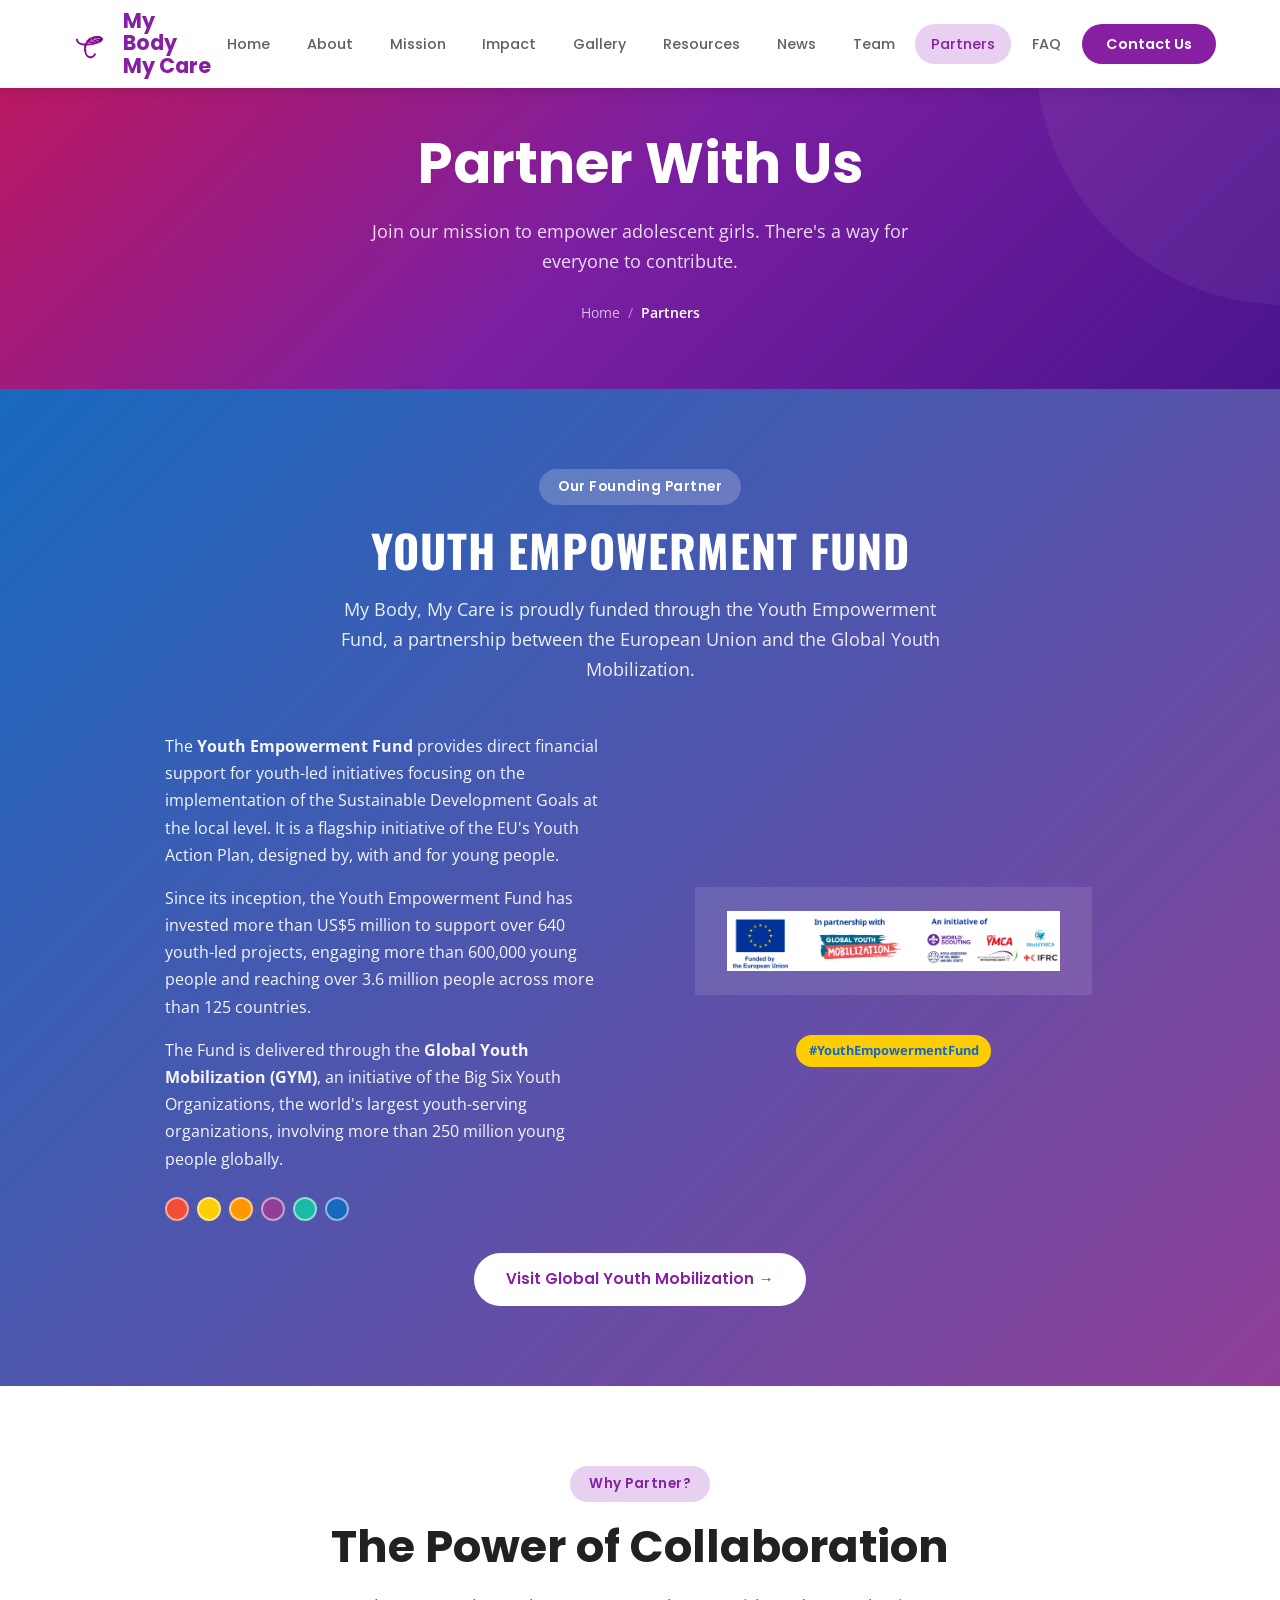
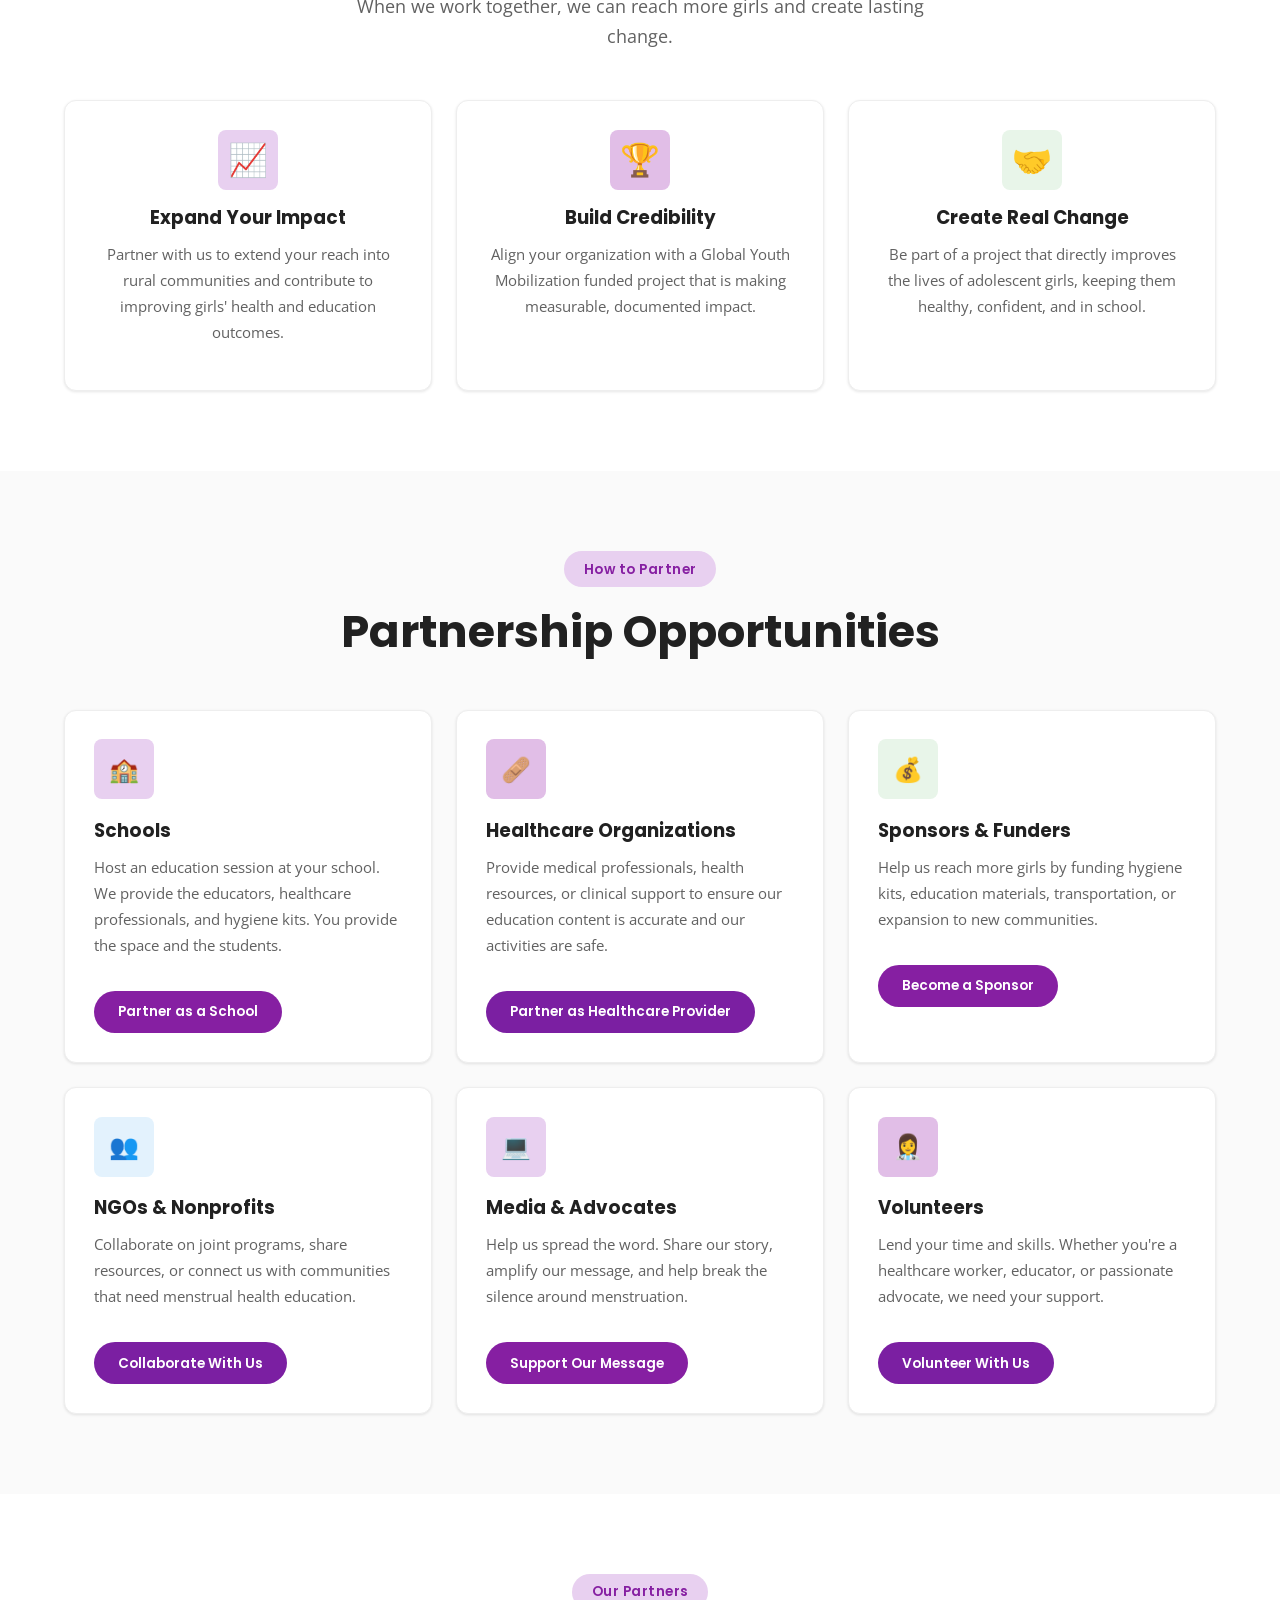
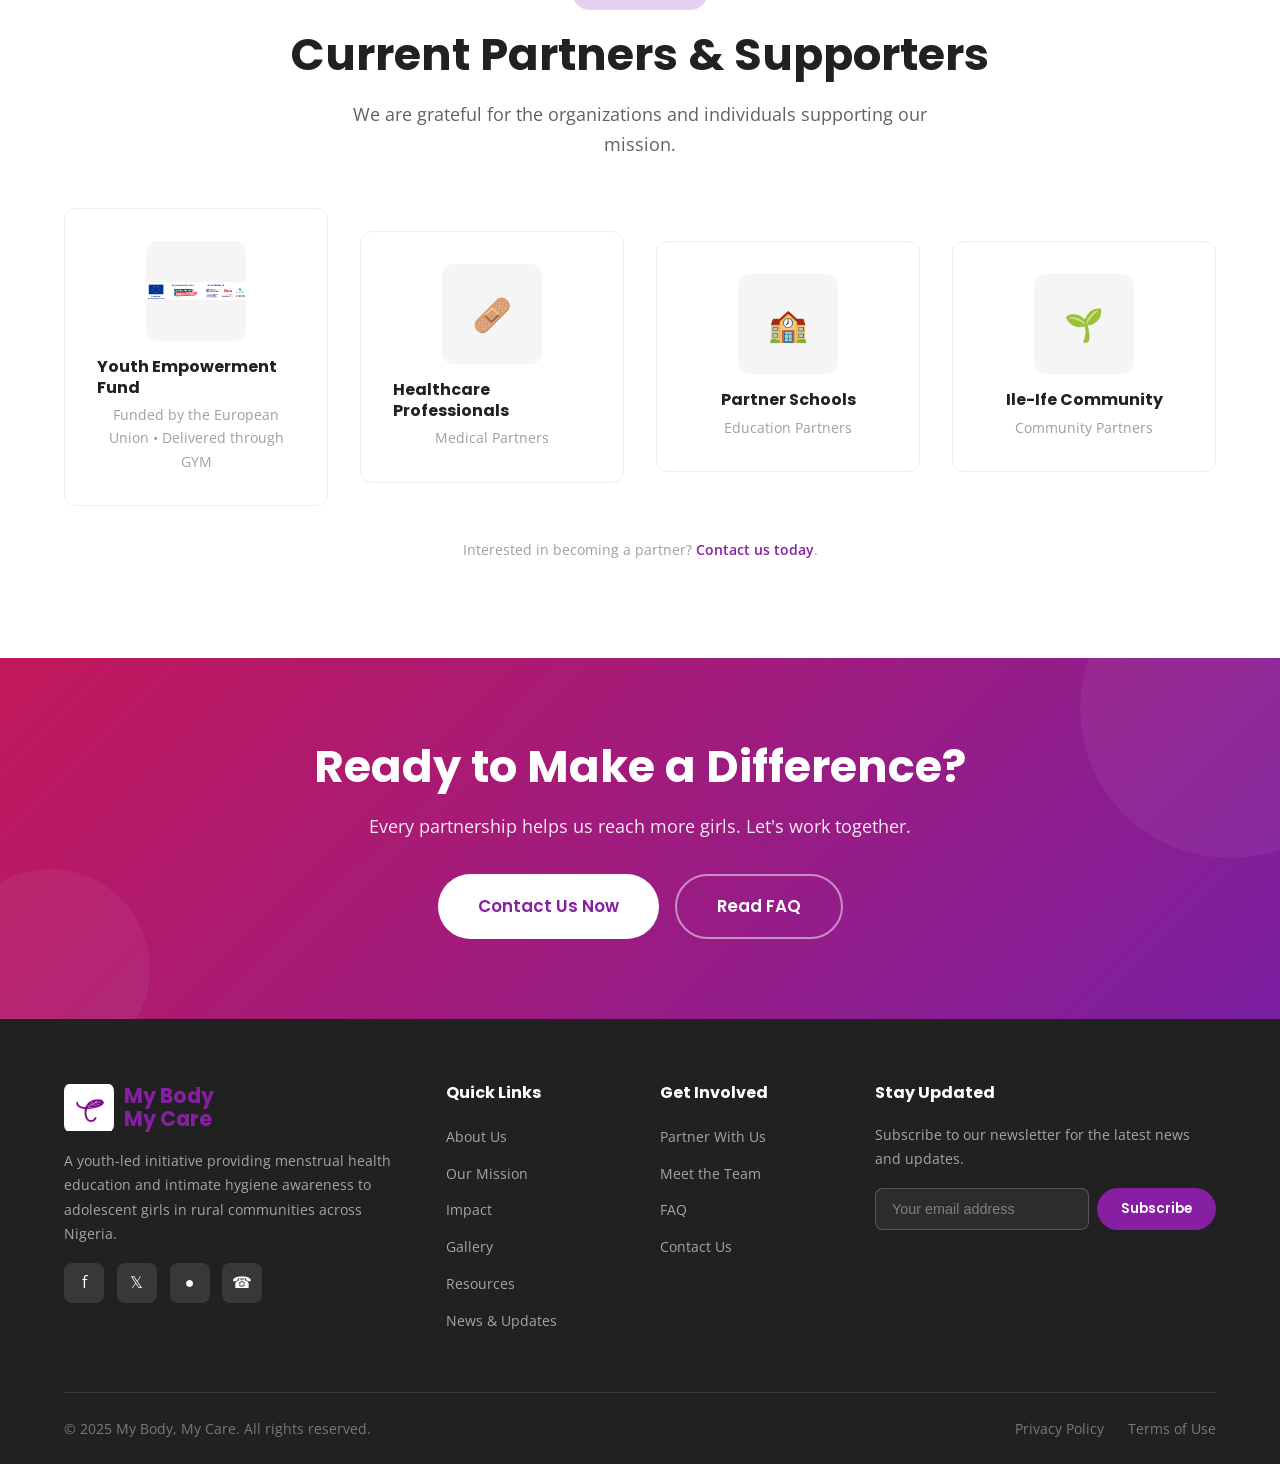
<file: partners.html>
<!DOCTYPE html>
<html lang="en">
<head>
  <meta charset="UTF-8">
  <meta name="viewport" content="width=device-width, initial-scale=1.0">
  <meta name="description" content="Partner with My Body, My Care - schools, organizations, healthcare providers, and supporters welcome.">
  <title>Partner With Us | My Body, My Care</title>
  <link rel="preconnect" href="https://fonts.googleapis.com">
  <link rel="preconnect" href="https://fonts.gstatic.com" crossorigin>
  <link href="https://fonts.googleapis.com/css2?family=Noto+Sans:wght@400;700&family=Oswald:wght@700&family=Open+Sans:wght@400;500;600;700&family=Poppins:wght@400;500;600;700;800&display=swap" rel="stylesheet">
  <link rel="stylesheet" href="css/style.css?v=5">
  <style>
    .yef-section { background: linear-gradient(135deg, #1769bf 0%, #903f98 100%); color: #fff; }
    .yef-section .section-badge { background: rgba(255,255,255,0.2); color: #fff; }
    .yef-section h2 { color: #fff; }
    .yef-section .section-subtitle { color: rgba(255,255,255,0.9); }
    .yef-heading { font-family: 'Oswald', sans-serif; font-weight: 700; text-transform: uppercase; letter-spacing: 1px; }
    .yef-colours { display: flex; gap: 0.5rem; margin-top: 1.5rem; }
    .yef-colour-dot { width: 24px; height: 24px; border-radius: 50%; border: 2px solid rgba(255,255,255,0.5); }
    .yef-logos { display: flex; align-items: center; gap: 2rem; background: rgba(255,255,255,0.1); border-radius: var(--radius); padding: 1.5rem 2rem; }
    .yef-logos img { max-height: 60px; width: auto; }
    .yef-tag { font-family: 'Noto Sans', sans-serif; font-size: 0.8rem; background: #ffcd03; color: #1769bf; padding: 0.3rem 0.8rem; border-radius: 20px; font-weight: 700; display: inline-block; margin-top: 1rem; }
  </style>
</head>
<body>

  <nav class="navbar scrolled" id="navbar">
    <div class="container">
      <a href="index.html" class="navbar-brand"><span class="brand-icon"><img src="images/logo.jpeg" alt="My Body My Care Logo"></span><span class="brand-text"><span class="brand-line">My Body</span><span class="brand-line">My Care</span></span></a>
      <div class="nav-links" id="navLinks">
        <a href="index.html">Home</a>
        <a href="about.html">About</a>
        <a href="mission.html">Mission</a>
        <a href="impact.html">Impact</a>
        <a href="gallery.html">Gallery</a>
        <a href="resources.html">Resources</a>
        <a href="news.html">News</a>
        <a href="team.html">Team</a>
        <a href="partners.html" class="active">Partners</a>
        <a href="faq.html">FAQ</a>
        <a href="contact.html" class="nav-cta">Contact Us</a>
      </div>
      <button class="menu-toggle" id="menuToggle" aria-label="Toggle menu"><span></span><span></span><span></span></button>
    </div>
    <div class="menu-overlay" id="menuOverlay"></div>
  </nav>

  <section class="page-hero">
    <div class="container">
      <h1>Partner With Us</h1>
      <p>Join our mission to empower adolescent girls. There's a way for everyone to contribute.</p>
      <div class="breadcrumb">
        <a href="index.html">Home</a>
        <span class="separator">/</span>
        <span class="current">Partners</span>
      </div>
    </div>
  </section>

  <!-- Founding Partner -->
  <section class="py-section yef-section">
    <div class="container">
      <div class="section-header fade-up">
        <span class="section-badge">Our Founding Partner</span>
        <h2 class="section-title yef-heading">Youth Empowerment Fund</h2>
        <p class="section-subtitle">My Body, My Care is proudly funded through the Youth Empowerment Fund, a partnership between the European Union and the Global Youth Mobilization.</p>
      </div>
      <div class="about-grid" style="max-width:950px;margin:0 auto;">
        <div class="about-content fade-up">
          <p style="color:rgba(255,255,255,0.95);">The <strong>Youth Empowerment Fund</strong> provides direct financial support for youth-led initiatives focusing on the implementation of the Sustainable Development Goals at the local level. It is a flagship initiative of the EU's Youth Action Plan, designed by, with and for young people.</p>
          <p style="color:rgba(255,255,255,0.95);">Since its inception, the Youth Empowerment Fund has invested more than US$5 million to support over 640 youth-led projects, engaging more than 600,000 young people and reaching over 3.6 million people across more than 125 countries.</p>
          <p style="color:rgba(255,255,255,0.95);">The Fund is delivered through the <strong>Global Youth Mobilization (GYM)</strong>, an initiative of the Big Six Youth Organizations, the world's largest youth-serving organizations, involving more than 250 million young people globally.</p>
          <div class="yef-colours">
            <div class="yef-colour-dot" style="background:#f04e37;"></div>
            <div class="yef-colour-dot" style="background:#ffcd03;"></div>
            <div class="yef-colour-dot" style="background:#ff9700;"></div>
            <div class="yef-colour-dot" style="background:#903f98;"></div>
            <div class="yef-colour-dot" style="background:#18baa8;"></div>
            <div class="yef-colour-dot" style="background:#1769bf;"></div>
          </div>
        </div>
        <div class="about-image fade-up" style="display:flex;flex-direction:column;align-items:center;justify-content:center;gap:1.5rem;">
          <div class="yef-logos">
            <img src="images/yef-logos.png" alt="Youth Empowerment Fund - Funded by the European Union, Global Youth Mobilization">
          </div>
          <span class="yef-tag">#YouthEmpowermentFund</span>
        </div>
      </div>
      <div class="text-center mt-3 fade-up">
        <a href="https://globalyouthmobilization.org" target="_blank" class="btn btn-white">Visit Global Youth Mobilization &#8594;</a>
      </div>
    </div>
  </section>

  <!-- Why Partner -->
  <section class="py-section">
    <div class="container">
      <div class="section-header fade-up">
        <span class="section-badge">Why Partner?</span>
        <h2 class="section-title">The Power of Collaboration</h2>
        <p class="section-subtitle">When we work together, we can reach more girls and create lasting change.</p>
      </div>
      <div class="features-grid">
        <div class="card fade-up">
          <div class="card-body text-center">
            <div class="card-icon pink" style="margin:0 auto 1rem;font-size:2rem;">&#128200;</div>
            <h3>Expand Your Impact</h3>
            <p>Partner with us to extend your reach into rural communities and contribute to improving girls' health and education outcomes.</p>
          </div>
        </div>
        <div class="card fade-up">
          <div class="card-body text-center">
            <div class="card-icon purple" style="margin:0 auto 1rem;font-size:2rem;">&#127942;</div>
            <h3>Build Credibility</h3>
            <p>Align your organization with a Global Youth Mobilization funded project that is making measurable, documented impact.</p>
          </div>
        </div>
        <div class="card fade-up">
          <div class="card-body text-center">
            <div class="card-icon green" style="margin:0 auto 1rem;font-size:2rem;">&#129309;</div>
            <h3>Create Real Change</h3>
            <p>Be part of a project that directly improves the lives of adolescent girls, keeping them healthy, confident, and in school.</p>
          </div>
        </div>
      </div>
    </div>
  </section>

  <!-- Partnership Types -->
  <section class="py-section bg-light">
    <div class="container">
      <div class="section-header fade-up">
        <span class="section-badge">How to Partner</span>
        <h2 class="section-title">Partnership Opportunities</h2>
      </div>
      <div class="features-grid">
        <div class="card fade-up">
          <div class="card-body">
            <div class="card-icon pink">&#127979;</div>
            <h3>Schools</h3>
            <p>Host an education session at your school. We provide the educators, healthcare professionals, and hygiene kits. You provide the space and the students.</p>
            <a href="contact.html" class="btn btn-primary btn-sm mt-2">Partner as a School</a>
          </div>
        </div>
        <div class="card fade-up">
          <div class="card-body">
            <div class="card-icon purple">&#129657;</div>
            <h3>Healthcare Organizations</h3>
            <p>Provide medical professionals, health resources, or clinical support to ensure our education content is accurate and our activities are safe.</p>
            <a href="contact.html" class="btn btn-secondary btn-sm mt-2">Partner as Healthcare Provider</a>
          </div>
        </div>
        <div class="card fade-up">
          <div class="card-body">
            <div class="card-icon green">&#128176;</div>
            <h3>Sponsors & Funders</h3>
            <p>Help us reach more girls by funding hygiene kits, education materials, transportation, or expansion to new communities.</p>
            <a href="contact.html" class="btn btn-primary btn-sm mt-2">Become a Sponsor</a>
          </div>
        </div>
        <div class="card fade-up">
          <div class="card-body">
            <div class="card-icon blue">&#128101;</div>
            <h3>NGOs & Nonprofits</h3>
            <p>Collaborate on joint programs, share resources, or connect us with communities that need menstrual health education.</p>
            <a href="contact.html" class="btn btn-secondary btn-sm mt-2">Collaborate With Us</a>
          </div>
        </div>
        <div class="card fade-up">
          <div class="card-body">
            <div class="card-icon pink">&#128187;</div>
            <h3>Media & Advocates</h3>
            <p>Help us spread the word. Share our story, amplify our message, and help break the silence around menstruation.</p>
            <a href="contact.html" class="btn btn-primary btn-sm mt-2">Support Our Message</a>
          </div>
        </div>
        <div class="card fade-up">
          <div class="card-body">
            <div class="card-icon purple">&#128105;&#8205;&#9877;</div>
            <h3>Volunteers</h3>
            <p>Lend your time and skills. Whether you're a healthcare worker, educator, or passionate advocate, we need your support.</p>
            <a href="contact.html" class="btn btn-secondary btn-sm mt-2">Volunteer With Us</a>
          </div>
        </div>
      </div>
    </div>
  </section>

  <!-- Current Partners -->
  <section class="py-section">
    <div class="container">
      <div class="section-header fade-up">
        <span class="section-badge">Our Partners</span>
        <h2 class="section-title">Current Partners & Supporters</h2>
        <p class="section-subtitle">We are grateful for the organizations and individuals supporting our mission.</p>
      </div>
      <div class="partners-grid">
        <div class="partner-card fade-up">
          <div class="partner-logo"><img src="images/yef-logos.png" alt="Youth Empowerment Fund" style="max-width:100px;height:auto;"></div>
          <h4>Youth Empowerment Fund</h4>
          <p>Funded by the European Union &bull; Delivered through GYM</p>
        </div>
        <div class="partner-card fade-up">
          <div class="partner-logo">&#129657;</div>
          <h4>Healthcare Professionals</h4>
          <p>Medical Partners</p>
        </div>
        <div class="partner-card fade-up">
          <div class="partner-logo">&#127979;</div>
          <h4>Partner Schools</h4>
          <p>Education Partners</p>
        </div>
        <div class="partner-card fade-up">
          <div class="partner-logo">&#127793;</div>
          <h4>Ile-Ife Community</h4>
          <p>Community Partners</p>
        </div>
      </div>
      <p class="text-center mt-3 fade-up" style="font-size:0.9rem;color:var(--gray-500);">
        Interested in becoming a partner? <a href="contact.html" style="color:var(--primary);font-weight:600;">Contact us today</a>.
      </p>
    </div>
  </section>

  <section class="cta-section">
    <div class="container">
      <h2 class="fade-up">Ready to Make a Difference?</h2>
      <p class="fade-up">Every partnership helps us reach more girls. Let's work together.</p>
      <div class="cta-buttons fade-up">
        <a href="contact.html" class="btn btn-white btn-lg">Contact Us Now</a>
        <a href="faq.html" class="btn btn-outline btn-lg" style="border-color:rgba(255,255,255,0.5);color:#fff;">Read FAQ</a>
      </div>
    </div>
  </section>

  <footer class="footer">
    <div class="container">
      <div class="footer-grid">
        <div>
          <div class="footer-brand"><span class="brand-icon"><img src="images/logo.jpeg" alt="My Body My Care Logo"></span><span class="brand-text"><span class="brand-line">My Body</span><span class="brand-line">My Care</span></span></div>
          <p>A youth-led initiative providing menstrual health education and intimate hygiene awareness to adolescent girls in rural communities across Nigeria.</p>
          <div class="footer-social">
            <a href="#" aria-label="Facebook">&#102;</a>
            <a href="#" aria-label="Twitter">&#120143;</a>
            <a href="#" aria-label="Instagram">&#9679;</a>
            <a href="#" aria-label="WhatsApp">&#9742;</a>
          </div>
        </div>
        <div>
          <h4>Quick Links</h4>
          <ul class="footer-links">
            <li><a href="about.html">About Us</a></li>
            <li><a href="mission.html">Our Mission</a></li>
            <li><a href="impact.html">Impact</a></li>
            <li><a href="gallery.html">Gallery</a></li>
            <li><a href="resources.html">Resources</a></li>
            <li><a href="news.html">News & Updates</a></li>
          </ul>
        </div>
        <div>
          <h4>Get Involved</h4>
          <ul class="footer-links">
            <li><a href="partners.html">Partner With Us</a></li>
            <li><a href="team.html">Meet the Team</a></li>
            <li><a href="faq.html">FAQ</a></li>
            <li><a href="contact.html">Contact Us</a></li>
          </ul>
        </div>
        <div class="footer-newsletter">
          <h4>Stay Updated</h4>
          <p>Subscribe to our newsletter for the latest news and updates.</p>
          <form class="newsletter-form" onsubmit="event.preventDefault();alert('Thank you for subscribing!');">
            <input type="email" placeholder="Your email address" required>
            <button type="submit" class="btn btn-primary btn-sm">Subscribe</button>
          </form>
        </div>
      </div>
      <div class="footer-bottom">
        <span>&copy; 2025 My Body, My Care. All rights reserved.</span>
        <div class="footer-bottom-links">
          <a href="#">Privacy Policy</a>
          <a href="#">Terms of Use</a>
        </div>
      </div>
    </div>
  </footer>

  <button class="back-to-top" id="backToTop" aria-label="Back to top">&#8593;</button>
  <script src="js/main.js"></script>
</body>
</html>
</file>
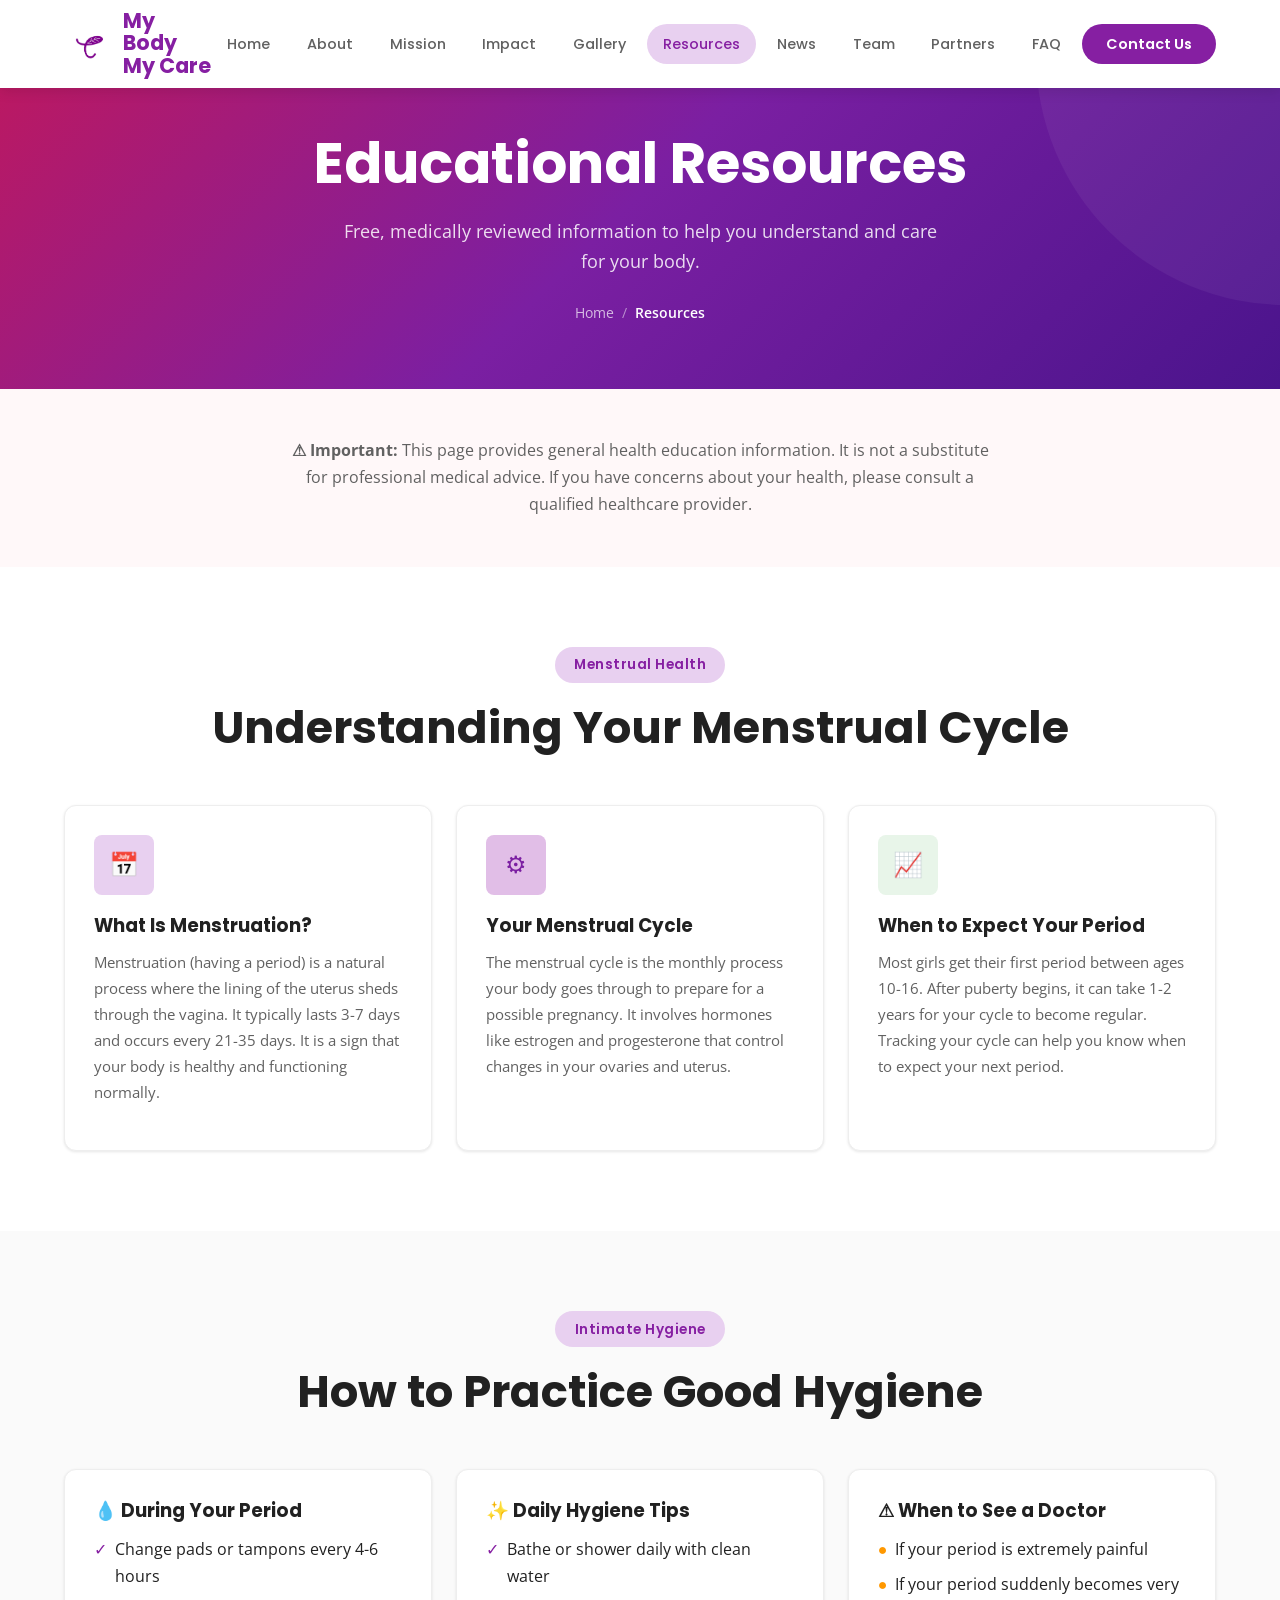
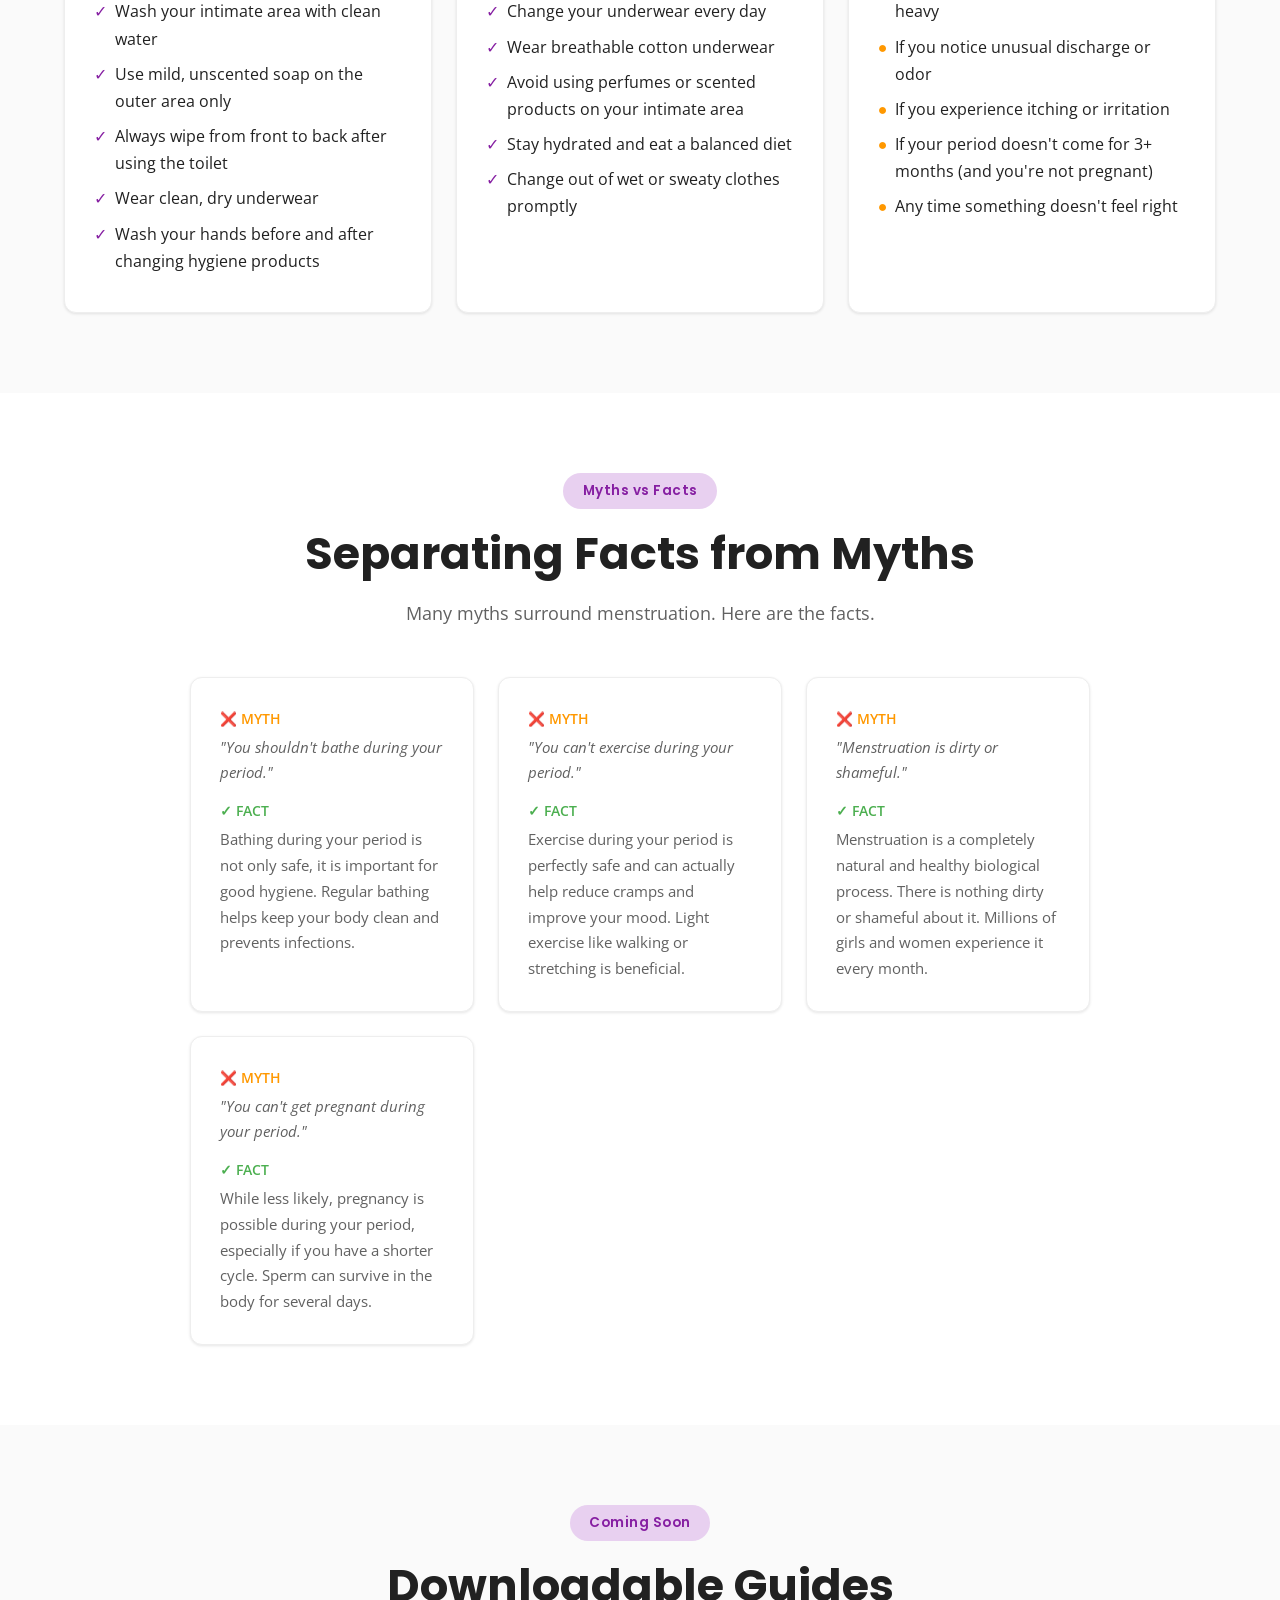
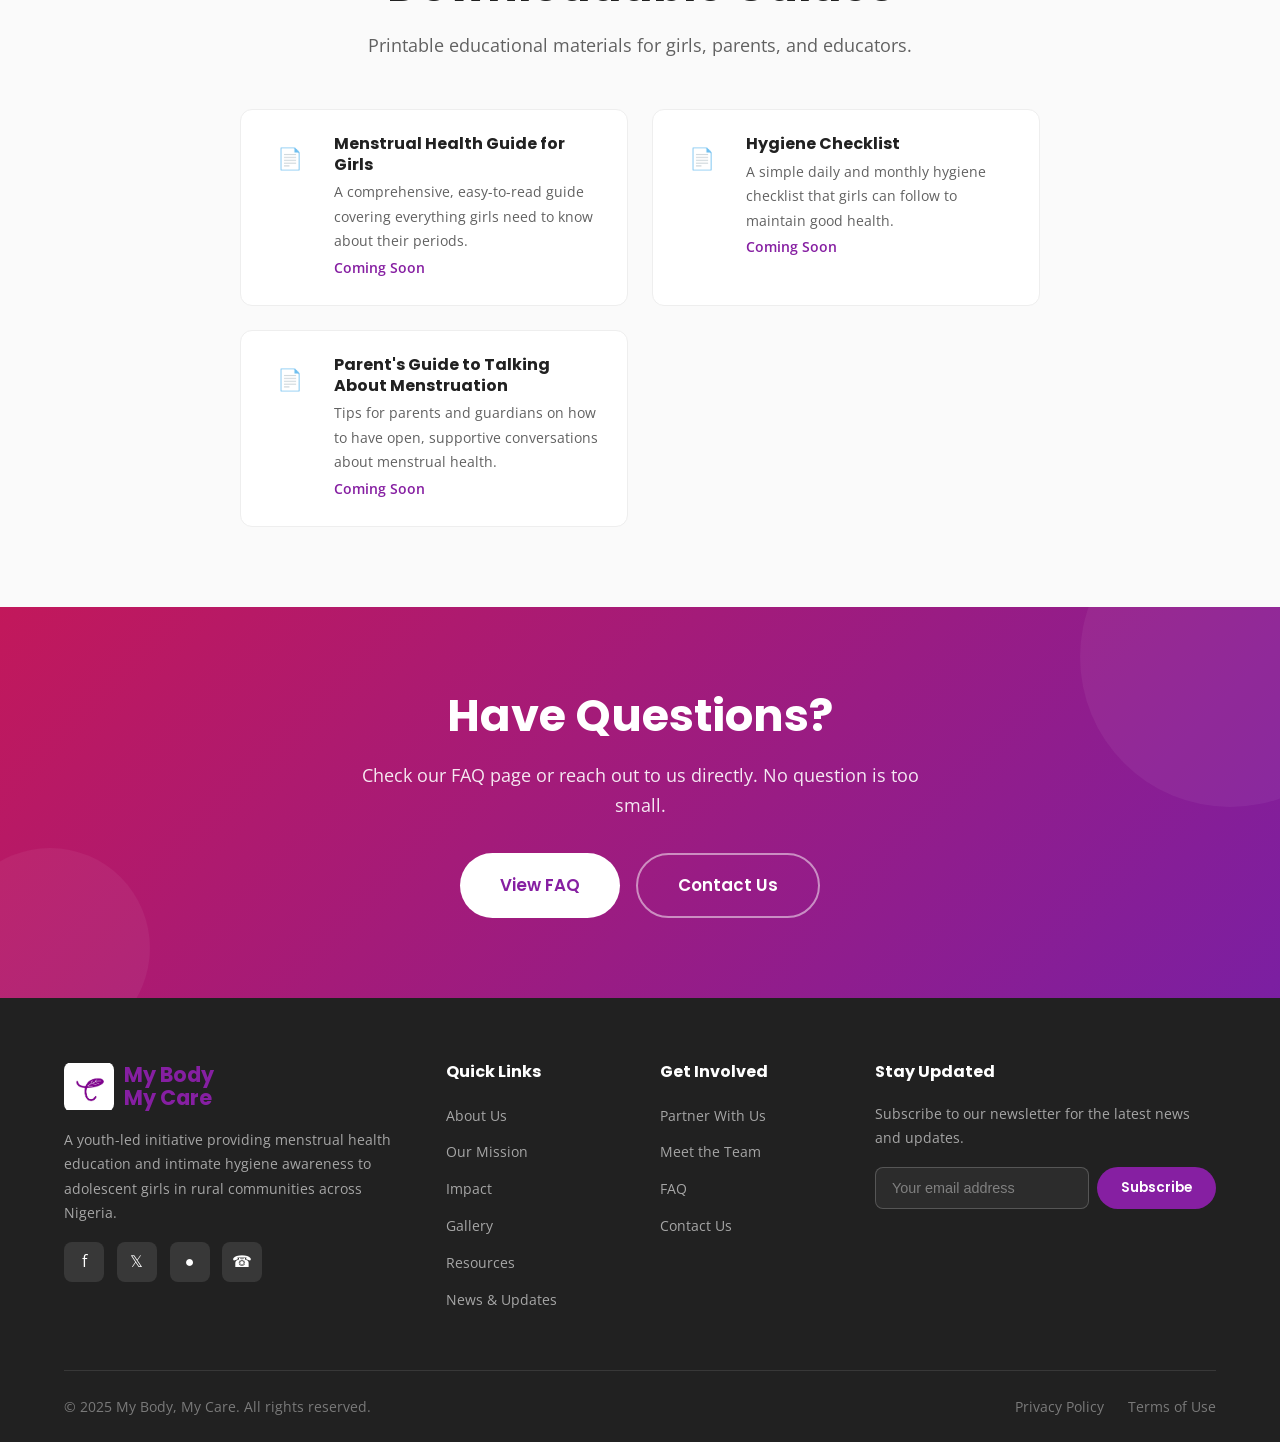
<file: resources.html>
<!DOCTYPE html>
<html lang="en">
<head>
  <meta charset="UTF-8">
  <meta name="viewport" content="width=device-width, initial-scale=1.0">
  <meta name="description" content="Educational resources on menstrual health, intimate hygiene, and wellness for adolescent girls.">
  <title>Resources | My Body, My Care</title>
  <link rel="preconnect" href="https://fonts.googleapis.com">
  <link rel="preconnect" href="https://fonts.gstatic.com" crossorigin>
  <link href="https://fonts.googleapis.com/css2?family=Open+Sans:wght@400;500;600;700&family=Poppins:wght@400;500;600;700;800&display=swap" rel="stylesheet">
  <link rel="stylesheet" href="css/style.css?v=5">
</head>
<body>

  <nav class="navbar scrolled" id="navbar">
    <div class="container">
      <a href="index.html" class="navbar-brand"><span class="brand-icon"><img src="images/logo.jpeg" alt="My Body My Care Logo"></span><span class="brand-text"><span class="brand-line">My Body</span><span class="brand-line">My Care</span></span></a>
      <div class="nav-links" id="navLinks">
        <a href="index.html">Home</a>
        <a href="about.html">About</a>
        <a href="mission.html">Mission</a>
        <a href="impact.html">Impact</a>
        <a href="gallery.html">Gallery</a>
        <a href="resources.html" class="active">Resources</a>
        <a href="news.html">News</a>
        <a href="team.html">Team</a>
        <a href="partners.html">Partners</a>
        <a href="faq.html">FAQ</a>
        <a href="contact.html" class="nav-cta">Contact Us</a>
      </div>
      <button class="menu-toggle" id="menuToggle" aria-label="Toggle menu"><span></span><span></span><span></span></button>
    </div>
    <div class="menu-overlay" id="menuOverlay"></div>
  </nav>

  <section class="page-hero">
    <div class="container">
      <h1>Educational Resources</h1>
      <p>Free, medically reviewed information to help you understand and care for your body.</p>
      <div class="breadcrumb">
        <a href="index.html">Home</a>
        <span class="separator">/</span>
        <span class="current">Resources</span>
      </div>
    </div>
  </section>

  <!-- Important Notice -->
  <section class="py-sm bg-pink">
    <div class="container text-center">
      <p style="font-size:1rem;color:var(--gray-700);max-width:700px;margin:0 auto;">
        <strong>&#9888; Important:</strong> This page provides general health education information. It is not a substitute for professional medical advice. If you have concerns about your health, please consult a qualified healthcare provider.
      </p>
    </div>
  </section>

  <!-- Understanding Your Menstrual Cycle -->
  <section class="py-section">
    <div class="container">
      <div class="section-header fade-up">
        <span class="section-badge">Menstrual Health</span>
        <h2 class="section-title">Understanding Your Menstrual Cycle</h2>
      </div>
      <div class="features-grid">
        <div class="card fade-up">
          <div class="card-body">
            <div class="card-icon pink">&#128197;</div>
            <h3>What Is Menstruation?</h3>
            <p>Menstruation (having a period) is a natural process where the lining of the uterus sheds through the vagina. It typically lasts 3-7 days and occurs every 21-35 days. It is a sign that your body is healthy and functioning normally.</p>
          </div>
        </div>
        <div class="card fade-up">
          <div class="card-body">
            <div class="card-icon purple">&#9881;</div>
            <h3>Your Menstrual Cycle</h3>
            <p>The menstrual cycle is the monthly process your body goes through to prepare for a possible pregnancy. It involves hormones like estrogen and progesterone that control changes in your ovaries and uterus.</p>
          </div>
        </div>
        <div class="card fade-up">
          <div class="card-body">
            <div class="card-icon green">&#128200;</div>
            <h3>When to Expect Your Period</h3>
            <p>Most girls get their first period between ages 10-16. After puberty begins, it can take 1-2 years for your cycle to become regular. Tracking your cycle can help you know when to expect your next period.</p>
          </div>
        </div>
      </div>
    </div>
  </section>

  <!-- Intimate Hygiene -->
  <section class="py-section bg-light">
    <div class="container">
      <div class="section-header fade-up">
        <span class="section-badge">Intimate Hygiene</span>
        <h2 class="section-title">How to Practice Good Hygiene</h2>
      </div>
      <div class="features-grid">
        <div class="card fade-up">
          <div class="card-body">
            <h3>&#128167; During Your Period</h3>
            <ul style="margin-top:0.5rem;">
              <li style="margin-bottom:0.5rem;display:flex;gap:0.5rem;"><span style="color:var(--primary);">&#10003;</span> Change pads or tampons every 4-6 hours</li>
              <li style="margin-bottom:0.5rem;display:flex;gap:0.5rem;"><span style="color:var(--primary);">&#10003;</span> Wash your intimate area with clean water</li>
              <li style="margin-bottom:0.5rem;display:flex;gap:0.5rem;"><span style="color:var(--primary);">&#10003;</span> Use mild, unscented soap on the outer area only</li>
              <li style="margin-bottom:0.5rem;display:flex;gap:0.5rem;"><span style="color:var(--primary);">&#10003;</span> Always wipe from front to back after using the toilet</li>
              <li style="margin-bottom:0.5rem;display:flex;gap:0.5rem;"><span style="color:var(--primary);">&#10003;</span> Wear clean, dry underwear</li>
              <li style="margin-bottom:0.5rem;display:flex;gap:0.5rem;"><span style="color:var(--primary);">&#10003;</span> Wash your hands before and after changing hygiene products</li>
            </ul>
          </div>
        </div>
        <div class="card fade-up">
          <div class="card-body">
            <h3>&#10024; Daily Hygiene Tips</h3>
            <ul style="margin-top:0.5rem;">
              <li style="margin-bottom:0.5rem;display:flex;gap:0.5rem;"><span style="color:var(--primary);">&#10003;</span> Bathe or shower daily with clean water</li>
              <li style="margin-bottom:0.5rem;display:flex;gap:0.5rem;"><span style="color:var(--primary);">&#10003;</span> Change your underwear every day</li>
              <li style="margin-bottom:0.5rem;display:flex;gap:0.5rem;"><span style="color:var(--primary);">&#10003;</span> Wear breathable cotton underwear</li>
              <li style="margin-bottom:0.5rem;display:flex;gap:0.5rem;"><span style="color:var(--primary);">&#10003;</span> Avoid using perfumes or scented products on your intimate area</li>
              <li style="margin-bottom:0.5rem;display:flex;gap:0.5rem;"><span style="color:var(--primary);">&#10003;</span> Stay hydrated and eat a balanced diet</li>
              <li style="margin-bottom:0.5rem;display:flex;gap:0.5rem;"><span style="color:var(--primary);">&#10003;</span> Change out of wet or sweaty clothes promptly</li>
            </ul>
          </div>
        </div>
        <div class="card fade-up">
          <div class="card-body">
            <h3>&#9888; When to See a Doctor</h3>
            <ul style="margin-top:0.5rem;">
              <li style="margin-bottom:0.5rem;display:flex;gap:0.5rem;"><span style="color:var(--warning);">&#9679;</span> If your period is extremely painful</li>
              <li style="margin-bottom:0.5rem;display:flex;gap:0.5rem;"><span style="color:var(--warning);">&#9679;</span> If your period suddenly becomes very heavy</li>
              <li style="margin-bottom:0.5rem;display:flex;gap:0.5rem;"><span style="color:var(--warning);">&#9679;</span> If you notice unusual discharge or odor</li>
              <li style="margin-bottom:0.5rem;display:flex;gap:0.5rem;"><span style="color:var(--warning);">&#9679;</span> If you experience itching or irritation</li>
              <li style="margin-bottom:0.5rem;display:flex;gap:0.5rem;"><span style="color:var(--warning);">&#9679;</span> If your period doesn't come for 3+ months (and you're not pregnant)</li>
              <li style="margin-bottom:0.5rem;display:flex;gap:0.5rem;"><span style="color:var(--warning);">&#9679;</span> Any time something doesn't feel right</li>
            </ul>
          </div>
        </div>
      </div>
    </div>
  </section>

  <!-- Myths vs Facts -->
  <section class="py-section">
    <div class="container">
      <div class="section-header fade-up">
        <span class="section-badge">Myths vs Facts</span>
        <h2 class="section-title">Separating Facts from Myths</h2>
        <p class="section-subtitle">Many myths surround menstruation. Here are the facts.</p>
      </div>
      <div class="features-grid" style="max-width:900px;margin:0 auto;">
        <div class="card fade-up">
          <div class="card-body">
            <p style="color:var(--warning);font-weight:600;font-size:0.85rem;margin-bottom:0.3rem;">&#10060; MYTH</p>
            <p style="font-style:italic;margin-bottom:0.8rem;">"You shouldn't bathe during your period."</p>
            <p style="color:var(--success);font-weight:600;font-size:0.85rem;margin-bottom:0.3rem;">&#10003; FACT</p>
            <p style="margin:0;">Bathing during your period is not only safe, it is important for good hygiene. Regular bathing helps keep your body clean and prevents infections.</p>
          </div>
        </div>
        <div class="card fade-up">
          <div class="card-body">
            <p style="color:var(--warning);font-weight:600;font-size:0.85rem;margin-bottom:0.3rem;">&#10060; MYTH</p>
            <p style="font-style:italic;margin-bottom:0.8rem;">"You can't exercise during your period."</p>
            <p style="color:var(--success);font-weight:600;font-size:0.85rem;margin-bottom:0.3rem;">&#10003; FACT</p>
            <p style="margin:0;">Exercise during your period is perfectly safe and can actually help reduce cramps and improve your mood. Light exercise like walking or stretching is beneficial.</p>
          </div>
        </div>
        <div class="card fade-up">
          <div class="card-body">
            <p style="color:var(--warning);font-weight:600;font-size:0.85rem;margin-bottom:0.3rem;">&#10060; MYTH</p>
            <p style="font-style:italic;margin-bottom:0.8rem;">"Menstruation is dirty or shameful."</p>
            <p style="color:var(--success);font-weight:600;font-size:0.85rem;margin-bottom:0.3rem;">&#10003; FACT</p>
            <p style="margin:0;">Menstruation is a completely natural and healthy biological process. There is nothing dirty or shameful about it. Millions of girls and women experience it every month.</p>
          </div>
        </div>
        <div class="card fade-up">
          <div class="card-body">
            <p style="color:var(--warning);font-weight:600;font-size:0.85rem;margin-bottom:0.3rem;">&#10060; MYTH</p>
            <p style="font-style:italic;margin-bottom:0.8rem;">"You can't get pregnant during your period."</p>
            <p style="color:var(--success);font-weight:600;font-size:0.85rem;margin-bottom:0.3rem;">&#10003; FACT</p>
            <p style="margin:0;">While less likely, pregnancy is possible during your period, especially if you have a shorter cycle. Sperm can survive in the body for several days.</p>
          </div>
        </div>
      </div>
    </div>
  </section>

  <!-- Downloadable Resources -->
  <section class="py-section bg-light">
    <div class="container">
      <div class="section-header fade-up">
        <span class="section-badge">Coming Soon</span>
        <h2 class="section-title">Downloadable Guides</h2>
        <p class="section-subtitle">Printable educational materials for girls, parents, and educators.</p>
      </div>
      <div class="resources-grid" style="max-width:800px;margin:0 auto;">
        <div class="resource-card fade-up">
          <div class="resource-icon pink">&#128196;</div>
          <div>
            <h4>Menstrual Health Guide for Girls</h4>
            <p>A comprehensive, easy-to-read guide covering everything girls need to know about their periods.</p>
            <span style="color:var(--primary);font-size:0.85rem;font-weight:600;">Coming Soon</span>
          </div>
        </div>
        <div class="resource-card fade-up">
          <div class="resource-icon purple">&#128196;</div>
          <div>
            <h4>Hygiene Checklist</h4>
            <p>A simple daily and monthly hygiene checklist that girls can follow to maintain good health.</p>
            <span style="color:var(--primary);font-size:0.85rem;font-weight:600;">Coming Soon</span>
          </div>
        </div>
        <div class="resource-card fade-up">
          <div class="resource-icon green">&#128196;</div>
          <div>
            <h4>Parent's Guide to Talking About Menstruation</h4>
            <p>Tips for parents and guardians on how to have open, supportive conversations about menstrual health.</p>
            <span style="color:var(--primary);font-size:0.85rem;font-weight:600;">Coming Soon</span>
          </div>
        </div>
      </div>
    </div>
  </section>

  <section class="cta-section">
    <div class="container">
      <h2 class="fade-up">Have Questions?</h2>
      <p class="fade-up">Check our FAQ page or reach out to us directly. No question is too small.</p>
      <div class="cta-buttons fade-up">
        <a href="faq.html" class="btn btn-white btn-lg">View FAQ</a>
        <a href="contact.html" class="btn btn-outline btn-lg" style="border-color:rgba(255,255,255,0.5);color:#fff;">Contact Us</a>
      </div>
    </div>
  </section>

  <footer class="footer">
    <div class="container">
      <div class="footer-grid">
        <div>
          <div class="footer-brand"><span class="brand-icon"><img src="images/logo.jpeg" alt="My Body My Care Logo"></span><span class="brand-text"><span class="brand-line">My Body</span><span class="brand-line">My Care</span></span></div>
          <p>A youth-led initiative providing menstrual health education and intimate hygiene awareness to adolescent girls in rural communities across Nigeria.</p>
          <div class="footer-social">
            <a href="#" aria-label="Facebook">&#102;</a>
            <a href="#" aria-label="Twitter">&#120143;</a>
            <a href="#" aria-label="Instagram">&#9679;</a>
            <a href="#" aria-label="WhatsApp">&#9742;</a>
          </div>
        </div>
        <div>
          <h4>Quick Links</h4>
          <ul class="footer-links">
            <li><a href="about.html">About Us</a></li>
            <li><a href="mission.html">Our Mission</a></li>
            <li><a href="impact.html">Impact</a></li>
            <li><a href="gallery.html">Gallery</a></li>
            <li><a href="resources.html">Resources</a></li>
            <li><a href="news.html">News & Updates</a></li>
          </ul>
        </div>
        <div>
          <h4>Get Involved</h4>
          <ul class="footer-links">
            <li><a href="partners.html">Partner With Us</a></li>
            <li><a href="team.html">Meet the Team</a></li>
            <li><a href="faq.html">FAQ</a></li>
            <li><a href="contact.html">Contact Us</a></li>
          </ul>
        </div>
        <div class="footer-newsletter">
          <h4>Stay Updated</h4>
          <p>Subscribe to our newsletter for the latest news and updates.</p>
          <form class="newsletter-form" onsubmit="event.preventDefault();alert('Thank you for subscribing!');">
            <input type="email" placeholder="Your email address" required>
            <button type="submit" class="btn btn-primary btn-sm">Subscribe</button>
          </form>
        </div>
      </div>
      <div class="footer-bottom">
        <span>&copy; 2025 My Body, My Care. All rights reserved.</span>
        <div class="footer-bottom-links">
          <a href="#">Privacy Policy</a>
          <a href="#">Terms of Use</a>
        </div>
      </div>
    </div>
  </footer>

  <button class="back-to-top" id="backToTop" aria-label="Back to top">&#8593;</button>
  <script src="js/main.js"></script>
</body>
</html>
</file>
<file: css/style.css>
/* ============================================
   MY BODY, MY CARE - Main Stylesheet
   ============================================ */

/* ---------- CSS Variables (Colors & Fonts) ---------- */
:root {
  --primary: #861fa2;
  --primary-dark: #6a1880;
  --primary-light: #e8d0f0;
  --secondary: #7B1FA2;
  --secondary-light: #E1BEE7;
  --white: #FFFFFF;
  --off-white: #FFF8F9;
  --gray-50: #FAFAFA;
  --gray-100: #F5F5F5;
  --gray-200: #EEEEEE;
  --gray-300: #E0E0E0;
  --gray-500: #9E9E9E;
  --gray-700: #616161;
  --gray-900: #212121;
  --success: #4CAF50;
  --info: #2196F3;
  --warning: #FF9800;
  --font-heading: 'Poppins', sans-serif;
  --font-body: 'Open Sans', sans-serif;
  --shadow-sm: 0 1px 3px rgba(0,0,0,0.1);
  --shadow-md: 0 4px 12px rgba(0,0,0,0.1);
  --shadow-lg: 0 8px 30px rgba(0,0,0,0.12);
  --shadow-xl: 0 20px 60px rgba(0,0,0,0.15);
  --radius-sm: 8px;
  --radius-md: 12px;
  --radius-lg: 20px;
  --radius-full: 50%;
  --transition: all 0.3s ease;
  --max-width: 1200px;
}

/* ---------- Reset & Base ---------- */
*, *::before, *::after {
  margin: 0;
  padding: 0;
  box-sizing: border-box;
}

html {
  scroll-behavior: smooth;
  font-size: 16px;
}

body {
  font-family: var(--font-body);
  color: var(--gray-900);
  background-color: var(--white);
  line-height: 1.7;
  overflow-x: hidden;
}

a {
  text-decoration: none;
  color: inherit;
  transition: var(--transition);
}

ul, ol {
  list-style: none;
}

img {
  max-width: 100%;
  height: auto;
  display: block;
}

h1, h2, h3, h4, h5, h6 {
  font-family: var(--font-heading);
  font-weight: 700;
  line-height: 1.3;
  color: var(--gray-900);
}

h1 { font-size: clamp(2rem, 5vw, 3.5rem); }
h2 { font-size: clamp(1.6rem, 4vw, 2.8rem); }
h3 { font-size: clamp(1.2rem, 3vw, 1.8rem); }
h4 { font-size: 1.2rem; }

p {
  margin-bottom: 1rem;
  color: var(--gray-700);
}

.container {
  width: 90%;
  max-width: var(--max-width);
  margin: 0 auto;
}

/* ---------- Utility Classes ---------- */
.text-center { text-align: center; }
.text-primary { color: var(--primary); }
.text-secondary { color: var(--secondary); }
.text-white { color: var(--white); }
.bg-primary { background-color: var(--primary); }
.bg-secondary { background-color: var(--secondary); }
.bg-light { background-color: var(--gray-50); }
.bg-pink { background-color: var(--off-white); }
.mt-1 { margin-top: 0.5rem; }
.mt-2 { margin-top: 1rem; }
.mt-3 { margin-top: 2rem; }
.mt-4 { margin-top: 3rem; }
.mb-1 { margin-bottom: 0.5rem; }
.mb-2 { margin-bottom: 1rem; }
.mb-3 { margin-bottom: 2rem; }
.mb-4 { margin-bottom: 3rem; }
.py-section { padding: 5rem 0; }
.py-sm { padding: 3rem 0; }

.section-badge {
  display: inline-block;
  padding: 0.4rem 1.2rem;
  background: var(--primary-light);
  color: var(--primary);
  font-family: var(--font-heading);
  font-size: 0.85rem;
  font-weight: 600;
  border-radius: 50px;
  margin-bottom: 1rem;
  letter-spacing: 0.5px;
}

.section-title {
  margin-bottom: 1rem;
}

.section-subtitle {
  font-size: 1.1rem;
  color: var(--gray-700);
  max-width: 600px;
  margin: 0 auto 2rem;
}

/* ---------- Buttons ---------- */
.btn {
  display: inline-flex;
  align-items: center;
  gap: 0.5rem;
  padding: 0.85rem 2rem;
  font-family: var(--font-heading);
  font-size: 0.95rem;
  font-weight: 600;
  border: none;
  border-radius: 50px;
  cursor: pointer;
  transition: var(--transition);
  text-align: center;
  justify-content: center;
}

.btn-primary {
  background: var(--primary);
  color: var(--white);
}
.btn-primary:hover {
  background: var(--primary-dark);
  transform: translateY(-2px);
  box-shadow: 0 8px 25px rgba(233,30,99,0.35);
}

.btn-secondary {
  background: var(--secondary);
  color: var(--white);
}
.btn-secondary:hover {
  background: #6A1B9A;
  transform: translateY(-2px);
  box-shadow: 0 8px 25px rgba(123,31,162,0.35);
}

.btn-outline {
  background: transparent;
  color: var(--primary);
  border: 2px solid var(--primary);
}
.btn-outline:hover {
  background: var(--primary);
  color: var(--white);
  transform: translateY(-2px);
}

.btn-white {
  background: var(--white);
  color: var(--primary);
}
.btn-white:hover {
  background: var(--gray-100);
  transform: translateY(-2px);
}

.btn-lg {
  padding: 1rem 2.5rem;
  font-size: 1.05rem;
}

.btn-sm {
  padding: 0.6rem 1.5rem;
  font-size: 0.85rem;
}

/* ---------- Navigation ---------- */
.navbar {
  position: fixed;
  top: 0;
  left: 0;
  width: 100%;
  z-index: 1000;
  padding: 1rem 0;
  transition: var(--transition);
  background: transparent;
}

.navbar.scrolled {
  background: var(--white);
  box-shadow: var(--shadow-md);
  padding: 0.6rem 0;
}

.navbar .container {
  display: flex;
  align-items: center;
  justify-content: space-between;
}

.navbar-brand {
  display: flex;
  align-items: center;
  gap: 0.6rem;
  font-family: var(--font-heading);
  font-size: 1.3rem;
  font-weight: 700;
  color: var(--white);
  line-height: 1.1;
}

.navbar-brand .brand-text {
  display: flex;
  flex-direction: column;
}

.navbar-brand .brand-line {
  display: block;
}

.navbar-brand .brand-icon {
  width: 50px;
  height: 50px;
  border-radius: var(--radius-sm);
  display: flex;
  align-items: center;
  justify-content: center;
  overflow: hidden;
}

.navbar-brand .brand-icon img {
  width: 100%;
  height: 100%;
  object-fit: contain;
}

.nav-links {
  display: flex;
  align-items: center;
  gap: 0.3rem;
}

.nav-links a {
  padding: 0.5rem 1rem;
  font-family: var(--font-heading);
  font-size: 0.9rem;
  font-weight: 500;
  color: var(--white);
  border-radius: 50px;
  transition: var(--transition);
}

.navbar.scrolled .nav-links a {
  color: var(--gray-700);
}

.navbar.scrolled .navbar-brand {
  color: var(--primary);
}

.nav-links a:hover,
.nav-links a.active {
  background: rgba(255,255,255,0.15);
  color: var(--white);
}

.navbar.scrolled .nav-links a:hover,
.navbar.scrolled .nav-links a.active {
  background: var(--primary-light);
  color: var(--primary);
}

.nav-cta {
  background: var(--white) !important;
  color: var(--primary-dark) !important;
  padding: 0.5rem 1.5rem !important;
  border-radius: 50px !important;
  white-space: nowrap !important;
  font-weight: 600 !important;
}

.nav-cta:hover {
  background: rgba(255,255,255,0.85) !important;
  transform: translateY(-1px);
}

.navbar.scrolled .nav-cta {
  background: var(--primary) !important;
  color: var(--white) !important;
}

.navbar.scrolled .nav-cta:hover {
  background: var(--primary-dark) !important;
}

/* Mobile Menu Toggle */
.menu-toggle {
  display: none;
  flex-direction: column;
  gap: 5px;
  cursor: pointer;
  padding: 5px;
  background: none;
  border: none;
}

.menu-toggle span {
  width: 25px;
  height: 3px;
  background: var(--white);
  border-radius: 3px;
  transition: var(--transition);
}

.navbar.scrolled .menu-toggle span {
  background: var(--gray-900);
}

/* ---------- Hero Section ---------- */
.hero {
  min-height: 100vh;
  display: flex;
  align-items: center;
  padding: 100px 0 40px;
  position: relative;
  overflow: hidden;
  background: linear-gradient(135deg, #C2185B 0%, #7B1FA2 50%, #4A148C 100%);
}

.hero::before {
  content: '';
  position: absolute;
  top: -50%;
  right: -20%;
  width: 600px;
  height: 600px;
  background: rgba(255,255,255,0.05);
  border-radius: var(--radius-full);
}

.hero::after {
  content: '';
  position: absolute;
  bottom: -30%;
  left: -10%;
  width: 400px;
  height: 400px;
  background: rgba(255,255,255,0.05);
  border-radius: var(--radius-full);
}

.hero .container {
  display: grid;
  grid-template-columns: 1fr 1fr;
  gap: 4rem;
  align-items: center;
  position: relative;
  z-index: 1;
}

.hero-content {
  color: var(--white);
}

.hero-badge {
  display: inline-flex;
  align-items: center;
  gap: 0.5rem;
  padding: 0.5rem 1rem;
  background: rgba(255,255,255,0.15);
  backdrop-filter: blur(10px);
  border-radius: 50px;
  font-size: 0.85rem;
  font-weight: 500;
  margin-bottom: 1.5rem;
  border: 1px solid rgba(255,255,255,0.2);
}

.hero-badge-floating {
  position: absolute;
  right: 6%;
  bottom: 18%;
  display: inline-flex;
  align-items: center;
  gap: 0.5rem;
  padding: 0.6rem 1.2rem;
  background: rgba(255,255,255,0.12);
  backdrop-filter: blur(10px);
  border-radius: 50px;
  font-size: 0.85rem;
  font-weight: 500;
  color: var(--white);
  border: 1px solid rgba(255,255,255,0.25);
  z-index: 2;
  white-space: nowrap;
}

.hero h1 {
  color: var(--white);
  margin-bottom: 1.5rem;
  line-height: 1.2;
}

.hero h1 .highlight {
  display: block;
  background: linear-gradient(120deg, #FFD54F 0%, #FF8A65 100%);
  -webkit-background-clip: text;
  -webkit-text-fill-color: transparent;
  background-clip: text;
}

.hero p {
  color: rgba(255,255,255,0.9);
  font-size: 1.15rem;
  margin-bottom: 2rem;
  max-width: 520px;
}

.hero-buttons {
  display: flex;
  gap: 1rem;
  flex-wrap: wrap;
}

.hero-stats {
  display: flex;
  flex-wrap: wrap;
  gap: 2.5rem;
  margin-top: 3rem;
  padding-top: 2rem;
  border-top: 1px solid rgba(255,255,255,0.2);
}

.hero-stat {
  text-align: center;
}

.hero-stat .stat-number {
  font-family: var(--font-heading);
  font-size: 2rem;
  font-weight: 700;
  display: block;
}

.hero-stat .stat-label {
  font-size: 0.85rem;
  opacity: 0.8;
}

.hero-visual {
  display: flex;
  justify-content: center;
  align-items: center;
}

.hero-image-wrapper {
  position: relative;
  width: 100%;
  max-width: 480px;
}

.hero-card {
  background: var(--white);
  border-radius: var(--radius-lg);
  padding: 2rem;
  box-shadow: var(--shadow-xl);
  transform: rotate(2deg);
}

.hero-card-alt {
  position: absolute;
  bottom: -30px;
  left: -30px;
  background: var(--primary);
  color: var(--white);
  border-radius: var(--radius-md);
  padding: 1.2rem 1.8rem;
  box-shadow: var(--shadow-lg);
  transform: rotate(-3deg);
  font-family: var(--font-heading);
  font-weight: 600;
  font-size: 0.95rem;
  display: flex;
  align-items: center;
  gap: 0.6rem;
}

.hero-card p {
  color: var(--gray-700);
  font-size: 0.95rem;
  margin: 0;
}

.hero-card h4 {
  margin-top: 0.5rem;
  color: var(--primary);
}

/* ---------- Page Hero (Inner Pages) ---------- */
.page-hero {
  padding: 8rem 0 4rem;
  background: linear-gradient(135deg, #C2185B 0%, #7B1FA2 50%, #4A148C 100%);
  text-align: center;
  color: var(--white);
  position: relative;
}

.page-hero::before {
  content: '';
  position: absolute;
  top: -50%;
  right: -20%;
  width: 500px;
  height: 500px;
  background: rgba(255,255,255,0.05);
  border-radius: var(--radius-full);
}

.page-hero h1 {
  color: var(--white);
  margin-bottom: 1rem;
  position: relative;
}

.page-hero p {
  color: rgba(255,255,255,0.85);
  font-size: 1.1rem;
  max-width: 600px;
  margin: 0 auto;
  position: relative;
}

.breadcrumb {
  display: flex;
  justify-content: center;
  gap: 0.5rem;
  margin-top: 1.5rem;
  font-size: 0.9rem;
  position: relative;
}

.breadcrumb a {
  color: rgba(255,255,255,0.7);
}

.breadcrumb a:hover {
  color: var(--white);
}

.breadcrumb .separator {
  color: rgba(255,255,255,0.5);
}

.breadcrumb .current {
  color: var(--white);
  font-weight: 600;
}

/* ---------- Section Headers ---------- */
.section-header {
  text-align: center;
  margin-bottom: 3rem;
}

.section-header .section-badge {
  margin-bottom: 1rem;
}

/* ---------- Cards ---------- */
.card {
  background: var(--white);
  border-radius: var(--radius-md);
  overflow: hidden;
  box-shadow: var(--shadow-sm);
  transition: var(--transition);
  border: 1px solid var(--gray-200);
}

.card:hover {
  transform: translateY(-5px);
  box-shadow: var(--shadow-lg);
  border-color: transparent;
}

.card-body {
  padding: 1.8rem;
}

.card-img {
  width: 100%;
  height: 160px;
  object-fit: cover;
  display: block;
}

.card-body .card-img {
  width: calc(100% + 3.6rem);
  margin: -1.8rem -1.8rem 1.2rem -1.8rem;
  height: 180px;
  border-radius: var(--radius-md) var(--radius-md) 0 0;
}

.card-icon {
  width: 60px;
  height: 60px;
  border-radius: var(--radius-sm);
  display: flex;
  align-items: center;
  justify-content: center;
  font-size: 1.5rem;
  margin-bottom: 1.2rem;
}

.card-icon.pink {
  background: var(--primary-light);
  color: var(--primary);
}

.card-icon.purple {
  background: var(--secondary-light);
  color: var(--secondary);
}

.card-icon.green {
  background: #E8F5E9;
  color: var(--success);
}

.card-icon.blue {
  background: #E3F2FD;
  color: var(--info);
}

.card h3 {
  margin-bottom: 0.8rem;
  font-size: 1.15rem;
}

.card p {
  font-size: 0.95rem;
  color: var(--gray-700);
}

/* ---------- Feature Cards Grid ---------- */
.features-grid {
  display: grid;
  grid-template-columns: repeat(auto-fit, minmax(280px, 1fr));
  gap: 1.5rem;
}

/* ---------- Impact / Stats ---------- */
.stats-section {
  background: linear-gradient(135deg, #C2185B 0%, #7B1FA2 100%);
  color: var(--white);
  padding: 4rem 0;
}

.stats-grid {
  display: grid;
  grid-template-columns: repeat(auto-fit, minmax(200px, 1fr));
  gap: 2rem;
  text-align: center;
}

.stat-item .stat-number {
  font-family: var(--font-heading);
  font-size: 3rem;
  font-weight: 700;
  display: block;
  line-height: 1;
}

.stat-item .stat-label {
  font-size: 1rem;
  opacity: 0.9;
  margin-top: 0.5rem;
  display: block;
}

/* ---------- About Section ---------- */
.about-grid {
  display: grid;
  grid-template-columns: 1fr 1fr;
  gap: 4rem;
  align-items: center;
}

.about-image {
  position: relative;
}

.about-image .image-placeholder {
  width: 100%;
  height: 400px;
  background: linear-gradient(135deg, var(--primary-light), var(--secondary-light));
  border-radius: var(--radius-lg);
  display: flex;
  align-items: center;
  justify-content: center;
  font-size: 4rem;
}

.about-image .experience-badge {
  position: absolute;
  bottom: -20px;
  right: -20px;
  background: var(--primary);
  color: var(--white);
  padding: 1.5rem;
  border-radius: var(--radius-md);
  text-align: center;
  box-shadow: var(--shadow-lg);
}

.about-image .experience-badge .badge-number {
  font-family: var(--font-heading);
  font-size: 2.5rem;
  font-weight: 700;
  display: block;
  line-height: 1;
}

.about-image .experience-badge .badge-text {
  font-size: 0.85rem;
  opacity: 0.9;
}

.about-content h2 {
  margin-bottom: 1rem;
}

.about-content .lead {
  font-size: 1.1rem;
  color: var(--gray-700);
  margin-bottom: 1.5rem;
}

.about-list {
  margin: 1.5rem 0;
}

.about-list li {
  display: flex;
  align-items: flex-start;
  gap: 0.8rem;
  margin-bottom: 1rem;
  font-size: 0.95rem;
}

.about-list li .check-icon {
  width: 24px;
  height: 24px;
  min-width: 24px;
  background: var(--primary-light);
  color: var(--primary);
  border-radius: var(--radius-full);
  display: flex;
  align-items: center;
  justify-content: center;
  font-size: 0.75rem;
  font-weight: 700;
  margin-top: 2px;
}

/* ---------- Timeline ---------- */
.timeline {
  position: relative;
  padding-left: 2.5rem;
}

.timeline::before {
  content: '';
  position: absolute;
  left: 0;
  top: 0;
  bottom: 0;
  width: 3px;
  background: var(--primary-light);
  border-radius: 3px;
}

.timeline-item {
  position: relative;
  margin-bottom: 2.5rem;
  padding-left: 1rem;
}

.timeline-item::before {
  content: '';
  position: absolute;
  left: -2.65rem;
  top: 5px;
  width: 14px;
  height: 14px;
  background: var(--primary);
  border: 3px solid var(--white);
  border-radius: var(--radius-full);
  box-shadow: var(--shadow-sm);
}

.timeline-date {
  font-family: var(--font-heading);
  font-weight: 600;
  color: var(--primary);
  font-size: 0.9rem;
  margin-bottom: 0.3rem;
}

.timeline-item h4 {
  margin-bottom: 0.4rem;
}

.timeline-item p {
  font-size: 0.9rem;
  color: var(--gray-700);
}

/* ---------- Gallery ---------- */
.gallery-grid {
  display: grid;
  grid-template-columns: repeat(auto-fill, minmax(280px, 1fr));
  gap: 1.5rem;
}

.gallery-item {
  position: relative;
  border-radius: var(--radius-md);
  overflow: hidden;
  cursor: pointer;
  aspect-ratio: 4/3;
}

.gallery-item img,
.gallery-item .placeholder-img {
  width: 100%;
  height: 100%;
  object-fit: cover;
  transition: var(--transition);
}

.gallery-item .placeholder-img {
  background: linear-gradient(135deg, var(--primary-light), var(--secondary-light));
  display: flex;
  align-items: center;
  justify-content: center;
  font-size: 3rem;
}

.gallery-item:hover img,
.gallery-item:hover .placeholder-img {
  transform: scale(1.05);
}

.gallery-overlay {
  position: absolute;
  bottom: 0;
  left: 0;
  right: 0;
  background: linear-gradient(transparent, rgba(0,0,0,0.7));
  color: var(--white);
  padding: 2rem 1.2rem 1.2rem;
  transform: translateY(100%);
  transition: var(--transition);
}

.gallery-item:hover .gallery-overlay {
  transform: translateY(0);
}

.gallery-overlay h4 {
  color: var(--white);
  font-size: 1rem;
  margin-bottom: 0.2rem;
}

.gallery-overlay p {
  color: rgba(255,255,255,0.8);
  font-size: 0.85rem;
  margin: 0;
}

/* ---------- FAQ ---------- */
.faq-list {
  max-width: 800px;
  margin: 0 auto;
}

.faq-item {
  border: 1px solid var(--gray-200);
  border-radius: var(--radius-md);
  margin-bottom: 1rem;
  overflow: hidden;
  transition: var(--transition);
}

.faq-item.active {
  border-color: var(--primary-light);
  box-shadow: var(--shadow-sm);
}

.faq-question {
  width: 100%;
  padding: 1.2rem 1.5rem;
  background: var(--white);
  border: none;
  cursor: pointer;
  display: flex;
  align-items: center;
  justify-content: space-between;
  gap: 1rem;
  font-family: var(--font-heading);
  font-size: 1rem;
  font-weight: 600;
  color: var(--gray-900);
  text-align: left;
  transition: var(--transition);
}

.faq-question:hover {
  color: var(--primary);
}

.faq-icon {
  width: 30px;
  height: 30px;
  min-width: 30px;
  background: var(--primary-light);
  color: var(--primary);
  border-radius: var(--radius-full);
  display: flex;
  align-items: center;
  justify-content: center;
  font-size: 1.2rem;
  transition: var(--transition);
}

.faq-item.active .faq-icon {
  background: var(--primary);
  color: var(--white);
  transform: rotate(45deg);
}

.faq-answer {
  max-height: 0;
  overflow: hidden;
  transition: max-height 0.3s ease;
}

.faq-answer-inner {
  padding: 0 1.5rem 1.5rem;
  color: var(--gray-700);
  font-size: 0.95rem;
  line-height: 1.7;
}

/* ---------- Team ---------- */
.team-grid {
  display: grid;
  grid-template-columns: repeat(auto-fit, minmax(250px, 1fr));
  gap: 2rem;
}

.team-card {
  text-align: center;
  background: var(--white);
  border-radius: var(--radius-md);
  padding: 2rem 1.5rem;
  border: 1px solid var(--gray-200);
  transition: var(--transition);
}

.team-card:hover {
  transform: translateY(-5px);
  box-shadow: var(--shadow-lg);
  border-color: transparent;
}

.team-avatar {
  width: 120px;
  height: 120px;
  border-radius: var(--radius-full);
  margin: 0 auto 1.2rem;
  display: flex;
  align-items: center;
  justify-content: center;
  font-size: 2.5rem;
  font-family: var(--font-heading);
  font-weight: 700;
  color: var(--white);
  overflow: hidden;
}

.team-avatar img {
  object-fit: cover;
  object-position: top;
}

.team-avatar.pink { background: linear-gradient(135deg, var(--primary), var(--primary-dark)); }
.team-avatar.purple { background: linear-gradient(135deg, var(--secondary), #4A148C); }
.team-avatar.green { background: linear-gradient(135deg, var(--success), #388E3C); }
.team-avatar.blue { background: linear-gradient(135deg, var(--info), #1565C0); }

.team-card h4 {
  margin-bottom: 0.3rem;
}

.team-card .team-role {
  color: var(--primary);
  font-weight: 600;
  font-size: 0.9rem;
  margin-bottom: 0.8rem;
}

.team-card p {
  font-size: 0.9rem;
  color: var(--gray-700);
}

/* ---------- Partners ---------- */
.partners-grid {
  display: grid;
  grid-template-columns: repeat(auto-fit, minmax(200px, 1fr));
  gap: 2rem;
  align-items: center;
}

.partner-card {
  display: flex;
  flex-direction: column;
  align-items: center;
  padding: 2rem;
  background: var(--white);
  border-radius: var(--radius-md);
  border: 1px solid var(--gray-200);
  transition: var(--transition);
}

.partner-card:hover {
  transform: translateY(-3px);
  box-shadow: var(--shadow-md);
}

.partner-logo {
  width: 100px;
  height: 100px;
  border-radius: var(--radius-md);
  display: flex;
  align-items: center;
  justify-content: center;
  font-size: 2rem;
  margin-bottom: 1rem;
  background: var(--gray-100);
}

.partner-card h4 {
  font-size: 1rem;
  margin-bottom: 0.3rem;
}

.partner-card p {
  font-size: 0.85rem;
  color: var(--gray-500);
  margin: 0;
  text-align: center;
}

/* ---------- Resources ---------- */
.resources-grid {
  display: grid;
  grid-template-columns: repeat(auto-fit, minmax(300px, 1fr));
  gap: 1.5rem;
}

.resource-card {
  display: flex;
  gap: 1.2rem;
  padding: 1.5rem;
  background: var(--white);
  border-radius: var(--radius-md);
  border: 1px solid var(--gray-200);
  transition: var(--transition);
}

.resource-card:hover {
  transform: translateY(-3px);
  box-shadow: var(--shadow-md);
  border-color: var(--primary-light);
}

.resource-icon {
  width: 50px;
  height: 50px;
  min-width: 50px;
  border-radius: var(--radius-sm);
  display: flex;
  align-items: center;
  justify-content: center;
  font-size: 1.3rem;
}

.resource-card h4 {
  margin-bottom: 0.3rem;
  font-size: 1rem;
}

.resource-card p {
  font-size: 0.9rem;
  color: var(--gray-700);
  margin: 0;
}

/* ---------- News / Blog ---------- */
.blog-grid {
  display: grid;
  grid-template-columns: repeat(auto-fit, minmax(340px, 1fr));
  gap: 2rem;
}

.blog-card {
  background: var(--white);
  border-radius: var(--radius-md);
  overflow: hidden;
  border: 1px solid var(--gray-200);
  transition: var(--transition);
}

.blog-card:hover {
  transform: translateY(-5px);
  box-shadow: var(--shadow-lg);
}

.blog-image {
  height: 200px;
  overflow: hidden;
}

.blog-image img,
.blog-image .placeholder-img {
  width: 100%;
  height: 100%;
  object-fit: cover;
}

.blog-image .placeholder-img {
  background: linear-gradient(135deg, var(--primary-light), var(--secondary-light));
  display: flex;
  align-items: center;
  justify-content: center;
  font-size: 2.5rem;
}

.blog-body {
  padding: 1.5rem;
}

.blog-meta {
  display: flex;
  align-items: center;
  gap: 1rem;
  margin-bottom: 0.8rem;
  font-size: 0.85rem;
  color: var(--gray-500);
}

.blog-meta .blog-tag {
  padding: 0.2rem 0.7rem;
  background: var(--primary-light);
  color: var(--primary);
  border-radius: 50px;
  font-weight: 600;
  font-size: 0.75rem;
}

.blog-body h3 {
  font-size: 1.1rem;
  margin-bottom: 0.6rem;
}

.blog-body h3 a:hover {
  color: var(--primary);
}

.blog-body p {
  font-size: 0.9rem;
  color: var(--gray-700);
}

.blog-footer {
  display: flex;
  align-items: center;
  justify-content: space-between;
  padding: 1rem 1.5rem;
  border-top: 1px solid var(--gray-200);
}

.blog-author {
  display: flex;
  align-items: center;
  gap: 0.6rem;
  font-size: 0.85rem;
}

.blog-author-avatar {
  width: 32px;
  height: 32px;
  border-radius: var(--radius-full);
  background: var(--primary);
  color: var(--white);
  display: flex;
  align-items: center;
  justify-content: center;
  font-size: 0.75rem;
  font-weight: 700;
}

.read-more {
  font-family: var(--font-heading);
  font-weight: 600;
  font-size: 0.85rem;
  color: var(--primary);
  display: flex;
  align-items: center;
  gap: 0.3rem;
}

.read-more:hover {
  gap: 0.6rem;
}

.blog-full {
  display: none;
  margin-top: 0;
}

.blog-full.open {
  display: block;
  margin-top: 1rem;
  animation: fadeIn 0.3s ease;
}

.blog-full p {
  margin-bottom: 0.8rem;
  color: var(--gray-600);
  font-size: 0.95rem;
  line-height: 1.7;
}

.read-more.expanded {
  color: var(--primary-dark);
}

/* ---------- Contact ---------- */
.contact-grid {
  display: grid;
  grid-template-columns: 1fr 1.2fr;
  gap: 3rem;
}

.contact-info-card {
  display: flex;
  gap: 1rem;
  padding: 1.2rem;
  border-radius: var(--radius-md);
  transition: var(--transition);
  margin-bottom: 1rem;
}

.contact-info-card:hover {
  background: var(--gray-50);
}

.contact-info-icon {
  width: 50px;
  height: 50px;
  min-width: 50px;
  background: var(--primary-light);
  color: var(--primary);
  border-radius: var(--radius-sm);
  display: flex;
  align-items: center;
  justify-content: center;
  font-size: 1.2rem;
}

.contact-info-card h4 {
  font-size: 1rem;
  margin-bottom: 0.2rem;
}

.contact-info-card p {
  font-size: 0.9rem;
  color: var(--gray-700);
  margin: 0;
}

.contact-form {
  background: var(--white);
  padding: 2.5rem;
  border-radius: var(--radius-md);
  border: 1px solid var(--gray-200);
  box-shadow: var(--shadow-sm);
}

.form-group {
  margin-bottom: 1.2rem;
}

.form-group label {
  display: block;
  font-family: var(--font-heading);
  font-weight: 600;
  font-size: 0.9rem;
  margin-bottom: 0.4rem;
  color: var(--gray-900);
}

.form-group input,
.form-group select,
.form-group textarea {
  width: 100%;
  padding: 0.85rem 1rem;
  border: 1px solid var(--gray-300);
  border-radius: var(--radius-sm);
  font-family: var(--font-body);
  font-size: 0.95rem;
  color: var(--gray-900);
  transition: var(--transition);
  background: var(--white);
}

.form-group input:focus,
.form-group select:focus,
.form-group textarea:focus {
  outline: none;
  border-color: var(--primary);
  box-shadow: 0 0 0 3px rgba(233,30,99,0.1);
}

.form-group textarea {
  resize: vertical;
  min-height: 120px;
}

.form-row {
  display: grid;
  grid-template-columns: 1fr 1fr;
  gap: 1rem;
}

/* ---------- CTA Section ---------- */
.cta-section {
  background: linear-gradient(135deg, #C2185B 0%, #7B1FA2 100%);
  padding: 5rem 0;
  text-align: center;
  color: var(--white);
  position: relative;
  overflow: hidden;
}

.cta-section::before {
  content: '';
  position: absolute;
  top: -100px;
  right: -100px;
  width: 300px;
  height: 300px;
  background: rgba(255,255,255,0.05);
  border-radius: var(--radius-full);
}

.cta-section::after {
  content: '';
  position: absolute;
  bottom: -50px;
  left: -50px;
  width: 200px;
  height: 200px;
  background: rgba(255,255,255,0.05);
  border-radius: var(--radius-full);
}

.cta-section h2 {
  color: var(--white);
  margin-bottom: 1rem;
  position: relative;
}

.cta-section p {
  color: rgba(255,255,255,0.9);
  max-width: 600px;
  margin: 0 auto 2rem;
  font-size: 1.1rem;
  position: relative;
}

.cta-buttons {
  display: flex;
  justify-content: center;
  gap: 1rem;
  flex-wrap: wrap;
  position: relative;
}

/* ---------- Footer ---------- */
.footer {
  background: var(--gray-900);
  color: var(--white);
  padding: 4rem 0 0;
}

.footer-grid {
  display: grid;
  grid-template-columns: 2fr 1fr 1fr 1.5fr;
  gap: 3rem;
  padding-bottom: 3rem;
  border-bottom: 1px solid rgba(255,255,255,0.1);
}

.footer-brand {
  display: flex;
  align-items: center;
  gap: 0.6rem;
  font-family: var(--font-heading);
  font-size: 1.3rem;
  font-weight: 700;
  margin-bottom: 1rem;
  line-height: 1.1;
  color: var(--primary);
}

.footer-brand .brand-text {
  display: flex;
  flex-direction: column;
}

.footer-brand .brand-icon {
  width: 50px;
  height: 50px;
  border-radius: var(--radius-sm);
  display: flex;
  align-items: center;
  justify-content: center;
  overflow: hidden;
}

.footer-brand .brand-icon img {
  width: 100%;
  height: 100%;
  object-fit: contain;
}

.footer p {
  color: rgba(255,255,255,0.6);
  font-size: 0.9rem;
  line-height: 1.7;
}

.footer h4 {
  color: var(--white);
  font-size: 1rem;
  margin-bottom: 1.2rem;
  font-family: var(--font-heading);
}

.footer-links li {
  margin-bottom: 0.6rem;
}

.footer-links a {
  color: rgba(255,255,255,0.6);
  font-size: 0.9rem;
  transition: var(--transition);
}

.footer-links a:hover {
  color: var(--primary);
  padding-left: 5px;
}

.footer-social {
  display: flex;
  gap: 0.8rem;
  margin-top: 1rem;
}

.footer-social a {
  width: 40px;
  height: 40px;
  background: rgba(255,255,255,0.1);
  border-radius: var(--radius-sm);
  display: flex;
  align-items: center;
  justify-content: center;
  font-size: 1rem;
  color: var(--white);
  transition: var(--transition);
}

.footer-social a:hover {
  background: var(--primary);
  transform: translateY(-3px);
}

.footer-newsletter p {
  margin-bottom: 1rem;
}

.newsletter-form {
  display: flex;
  gap: 0.5rem;
}

.newsletter-form input {
  flex: 1;
  padding: 0.75rem 1rem;
  border: 1px solid rgba(255,255,255,0.2);
  border-radius: var(--radius-sm);
  background: rgba(255,255,255,0.05);
  color: var(--white);
  font-size: 0.9rem;
}

.newsletter-form input::placeholder {
  color: rgba(255,255,255,0.4);
}

.newsletter-form input:focus {
  outline: none;
  border-color: var(--primary);
}

.footer-bottom {
  display: flex;
  align-items: center;
  justify-content: space-between;
  padding: 1.5rem 0;
  font-size: 0.85rem;
  color: rgba(255,255,255,0.4);
}

.footer-bottom-links {
  display: flex;
  gap: 1.5rem;
}

.footer-bottom-links a {
  color: rgba(255,255,255,0.4);
}

.footer-bottom-links a:hover {
  color: var(--primary);
}

/* ---------- Back to Top ---------- */
.back-to-top {
  position: fixed;
  bottom: 2rem;
  right: 2rem;
  width: 45px;
  height: 45px;
  background: var(--primary);
  color: var(--white);
  border: none;
  border-radius: var(--radius-full);
  cursor: pointer;
  font-size: 1.2rem;
  display: flex;
  align-items: center;
  justify-content: center;
  opacity: 0;
  visibility: hidden;
  transition: var(--transition);
  box-shadow: var(--shadow-md);
  z-index: 999;
}

.back-to-top.visible {
  opacity: 1;
  visibility: visible;
}

.back-to-top:hover {
  background: var(--primary-dark);
  transform: translateY(-3px);
}

/* ---------- Loading / Animations ---------- */
.fade-up {
  opacity: 0;
  transform: translateY(30px);
  transition: opacity 0.6s ease, transform 0.6s ease;
}

.fade-up.visible {
  opacity: 1;
  transform: translateY(0);
}

/* ---------- Modal / Lightbox ---------- */
.modal-overlay {
  position: fixed;
  top: 0;
  left: 0;
  width: 100%;
  height: 100%;
  background: rgba(0,0,0,0.9);
  z-index: 2000;
  display: none;
  align-items: center;
  justify-content: center;
  padding: 2rem;
}

.modal-overlay.active {
  display: flex;
}

.modal-content {
  background: var(--white);
  border-radius: var(--radius-md);
  max-width: 700px;
  width: 100%;
  max-height: 80vh;
  overflow-y: auto;
  position: relative;
}

.modal-close {
  position: absolute;
  top: 1rem;
  right: 1rem;
  width: 36px;
  height: 36px;
  background: var(--gray-100);
  border: none;
  border-radius: var(--radius-full);
  cursor: pointer;
  font-size: 1.2rem;
  display: flex;
  align-items: center;
  justify-content: center;
  z-index: 1;
  transition: var(--transition);
}

.modal-close:hover {
  background: var(--primary);
  color: var(--white);
}

/* ---------- Impact Timeline ---------- */
.impact-timeline {
  max-width: 800px;
  margin: 0 auto;
}

.impact-card {
  display: flex;
  gap: 1.5rem;
  padding: 1.5rem;
  background: var(--white);
  border-radius: var(--radius-md);
  border: 1px solid var(--gray-200);
  margin-bottom: 1.5rem;
  transition: var(--transition);
}

.impact-card:hover {
  border-color: var(--primary-light);
  box-shadow: var(--shadow-md);
}

.impact-number {
  width: 60px;
  height: 60px;
  min-width: 60px;
  background: var(--primary);
  color: var(--white);
  border-radius: var(--radius-sm);
  display: flex;
  align-items: center;
  justify-content: center;
  font-family: var(--font-heading);
  font-size: 1.5rem;
  font-weight: 700;
}

/* ---------- Tabs ---------- */
.tabs {
  display: flex;
  gap: 0.5rem;
  margin-bottom: 2rem;
  flex-wrap: wrap;
  justify-content: center;
}

.tab-btn {
  padding: 0.6rem 1.5rem;
  background: var(--gray-100);
  border: 1px solid var(--gray-200);
  border-radius: 50px;
  cursor: pointer;
  font-family: var(--font-heading);
  font-size: 0.9rem;
  font-weight: 500;
  color: var(--gray-700);
  transition: var(--transition);
}

.tab-btn:hover {
  background: var(--primary-light);
  color: var(--primary);
}

.tab-btn.active {
  background: var(--primary);
  color: var(--white);
  border-color: var(--primary);
}

/* ---------- Responsive ---------- */
@media (max-width: 992px) {
  .hero .container {
    grid-template-columns: 1fr;
    text-align: center;
    gap: 3rem;
  }

  .hero p {
    margin: 0 auto 2rem;
  }

  .hero-buttons {
    justify-content: center;
  }

  .hero-stats {
    justify-content: center;
  }

  .hero-badge-floating {
    position: relative;
    right: auto;
    bottom: auto;
    border-radius: 50px;
    margin: 0 auto 1.5rem;
    display: inline-flex;
    grid-column: 1 / -1;
    justify-self: center;
  }

  .hero-visual {
    display: none;
  }

  .about-grid {
    grid-template-columns: 1fr;
    gap: 2rem;
  }

  .contact-grid {
    grid-template-columns: 1fr;
  }

  .footer-grid {
    grid-template-columns: 1fr 1fr;
  }
}

@media (max-width: 768px) {
  .nav-links {
    position: fixed;
    top: 0;
    right: -100%;
    width: 80%;
    max-width: 320px;
    height: 100vh;
    background: var(--white);
    flex-direction: column;
    padding: 5rem 2rem 2rem;
    gap: 0;
    box-shadow: var(--shadow-xl);
    transition: right 0.3s ease;
    z-index: 1001;
  }

  .nav-links.open {
    right: 0;
  }

  .nav-links a {
    color: var(--gray-900);
    padding: 0.8rem 1rem;
    width: 100%;
    border-radius: var(--radius-sm);
    font-size: 1rem;
  }

  .nav-links a:hover,
  .nav-links a.active {
    background: var(--primary-light);
    color: var(--primary);
  }

  .nav-cta {
    margin-top: 1rem;
    text-align: center;
  }

  .menu-toggle {
    display: flex;
    z-index: 1002;
  }

  .menu-overlay {
    position: fixed;
    top: 0;
    left: 0;
    width: 100%;
    height: 100%;
    background: rgba(0,0,0,0.5);
    z-index: 1000;
    display: none;
  }

  .menu-overlay.active {
    display: block;
  }

  .hero {
    min-height: auto;
    padding: 8rem 0 4rem;
  }

  .hero-stats {
    flex-wrap: wrap;
    gap: 1.5rem;
  }

  .form-row {
    grid-template-columns: 1fr;
  }

  .footer-grid {
    grid-template-columns: 1fr;
  }

  .footer-bottom {
    flex-direction: column;
    gap: 1rem;
    text-align: center;
  }

  .blog-grid {
    grid-template-columns: 1fr;
  }

  .stats-grid {
    grid-template-columns: repeat(2, 1fr);
  }
}

@media (max-width: 480px) {
  .hero h1 {
    font-size: 1.8rem;
  }

  .hero-buttons {
    flex-direction: column;
    align-items: center;
  }

  .btn-lg {
    width: 100%;
  }

  .stats-grid {
    grid-template-columns: 1fr;
  }

  .newsletter-form {
    flex-direction: column;
  }
}

/* ---------- Testimonial Carousel ---------- */
.testimonial-carousel {
  max-width: 700px;
  margin: 0 auto;
  overflow: hidden;
  position: relative;
}

.testimonial-track {
  display: flex;
  transition: transform 0.4s ease;
}

.testimonial-slide {
  min-width: 100%;
  padding: 0 1rem;
  box-sizing: border-box;
}

.testimonial-slide .card {
  margin: 0;
}

.testimonial-controls {
  display: flex;
  align-items: center;
  justify-content: center;
  gap: 1rem;
  margin-top: 1.5rem;
}

.testimonial-btn {
  width: 40px;
  height: 40px;
  border-radius: 50%;
  border: 2px solid var(--primary);
  background: var(--white);
  color: var(--primary);
  font-size: 1.1rem;
  cursor: pointer;
  display: flex;
  align-items: center;
  justify-content: center;
  transition: var(--transition);
}

.testimonial-btn:hover {
  background: var(--primary);
  color: var(--white);
}

.testimonial-dots {
  display: flex;
  gap: 0.5rem;
}

.testimonial-dot {
  width: 10px;
  height: 10px;
  border-radius: 50%;
  background: var(--gray-300);
  border: none;
  cursor: pointer;
  transition: var(--transition);
}

.testimonial-dot.active {
  background: var(--primary);
  transform: scale(1.2);
}

/* ---------- Print Styles ---------- */
@media print {
  .navbar, .footer, .back-to-top, .menu-toggle {
    display: none;
  }

  body {
    color: #000;
    background: #fff;
  }
}
</file>
